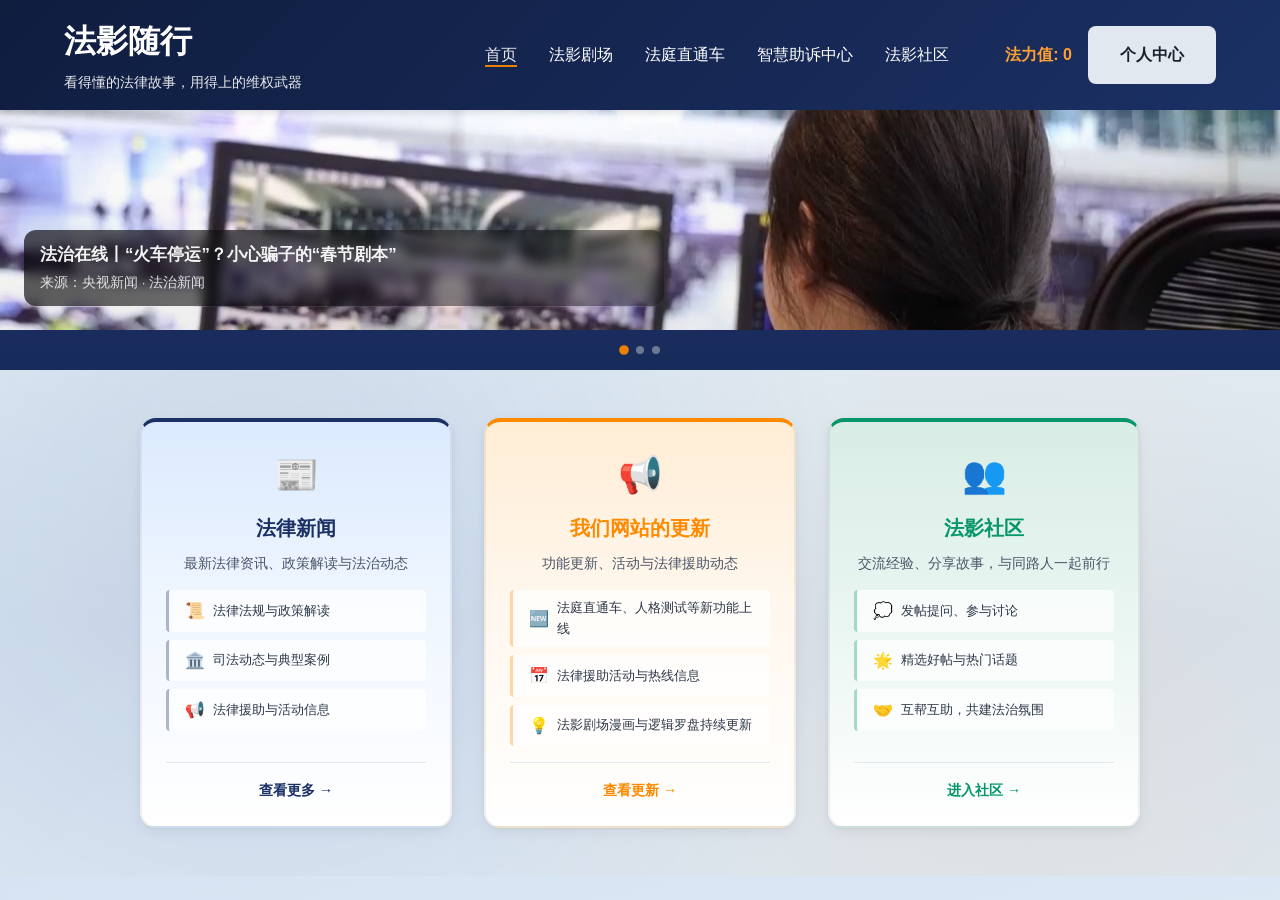
<file: index.html>
<!DOCTYPE html>
<html lang="zh-CN">
<head>
    <meta charset="UTF-8">
    <meta name="viewport" content="width=device-width, initial-scale=1.0">
    <title>法影随行 - 看得懂的法律故事，用得上的维权武器</title>
    <link rel="stylesheet" href="styles/main.css?v=3">
    <link rel="stylesheet" href="styles/components.css?v=3">
</head>
<body>
    <!-- 导航栏 -->
    <nav class="navbar">
        <div class="container">
            <div class="nav-brand">
                <a href="index.html" style="text-decoration: none; color: inherit;">
                    <h1>法影随行</h1>
                    <span class="slogan">看得懂的法律故事，用得上的维权武器</span>
                </a>
            </div>
            <ul class="nav-menu">
                <li><a href="index.html" class="nav-link active">首页</a></li>
                <li><a href="theater.html" class="nav-link">法影剧场</a></li>
                <li><a href="simulator.html" class="nav-link">法庭直通车</a></li>
                <li><a href="toolbox.html" class="nav-link">智慧助诉中心</a></li>
                <li><a href="community.html" class="nav-link">法影社区</a></li>
                <li class="user-info">
                    <span class="points">法力值: <span id="userPoints">0</span></span>
                    <a href="#profile" class="btn-secondary" id="profileLink">个人中心</a>
                </li>
            </ul>
            <button class="mobile-menu-toggle" id="mobileMenuToggle">
                <span></span>
                <span></span>
                <span></span>
            </button>
        </div>
    </nav>

    <!-- 顶部轮播图区域（占位，可后续替换为真实图片） -->
    <section class="home-carousel-wrap">
        <div class="home-carousel">
            <div class="home-carousel-track">
                <div class="home-carousel-slide home-carousel-slide-image" style="background-image: url('图片/滚动1.jpg');">
                    <a href="https://news.cctv.com/2026/02/10/ARTI50plm5gChjJ2NhRgCHBF260210.shtml?spm=C94212.PZd4MuV7QTb5.Euuu2IJOvZIL.24" class="home-carousel-slide-link" target="_blank" rel="noopener noreferrer">
                        <div class="home-carousel-caption">
                            <div class="home-carousel-caption-title">法治在线丨“火车停运”？小心骗子的“春节剧本”</div>
                            <div class="home-carousel-caption-meta">来源：央视新闻 · 法治新闻</div>
                        </div>
                    </a>
                </div>
                <div class="home-carousel-slide home-carousel-slide-image" style="background-image: url('图片/滚动2.png');">
                    <a href="https://www.thepaper.cn/newsDetail_forward_32541822" class="home-carousel-slide-link" target="_blank" rel="noopener noreferrer">
                        <div class="home-carousel-caption">
                            <div class="home-carousel-caption-title">北京高院：涉欠薪案件呈现“隐蔽式”多发、规避执行等现象</div>
                            <div class="home-carousel-caption-meta">来源：澎湃新闻 · 法治中国</div>
                        </div>
                    </a>
                </div>
                <div class="home-carousel-slide home-carousel-slide-image" style="background-image: url('图片/滚动3.png');">
                    <a href="https://www.thepaper.cn/newsDetail_forward_32565540" class="home-carousel-slide-link" target="_blank" rel="noopener noreferrer">
                        <div class="home-carousel-caption">
                            <div class="home-carousel-caption-title">最高检回应社区团购维权难：平台不是法外之地</div>
                            <div class="home-carousel-caption-meta">来源：澎湃新闻 · 法治中国</div>
                        </div>
                    </a>
                </div>
            </div>
        </div>
        <div class="home-carousel-dots" id="carouselDots" aria-hidden="true"></div>
    </section>

    <!-- 三大核心板块 -->
    <section class="section main-sections">
        <div class="container">
            <div class="main-sections-grid">
                <!-- 法律新闻 -->
                <a href="legal-aid.html" class="main-section-card news-card-large">
                    <div class="section-card-icon">📰</div>
                    <h2 class="section-card-title">法律新闻</h2>
                    <p class="section-card-desc">最新法律资讯、政策解读与法治动态</p>
                    <div class="section-card-preview">
                        <div class="preview-item">
                            <span class="preview-icon">📜</span>
                            <span class="preview-text">法律法规与政策解读</span>
                        </div>
                        <div class="preview-item">
                            <span class="preview-icon">🏛️</span>
                            <span class="preview-text">司法动态与典型案例</span>
                        </div>
                        <div class="preview-item">
                            <span class="preview-icon">📢</span>
                            <span class="preview-text">法律援助与活动信息</span>
                        </div>
                    </div>
                    <div class="section-card-footer">
                        <span>查看更多 →</span>
                    </div>
                </a>

                <!-- 我们网站的更新 -->
                <a href="legal-aid.html" class="main-section-card updates-card-large">
                    <div class="section-card-icon">📢</div>
                    <h2 class="section-card-title">我们网站的更新</h2>
                    <p class="section-card-desc">功能更新、活动与法律援助动态</p>
                    <div class="section-card-preview">
                        <div class="preview-item">
                            <span class="preview-icon">🆕</span>
                            <span class="preview-text">法庭直通车、人格测试等新功能上线</span>
                        </div>
                        <div class="preview-item">
                            <span class="preview-icon">📅</span>
                            <span class="preview-text">法律援助活动与热线信息</span>
                        </div>
                        <div class="preview-item">
                            <span class="preview-icon">💡</span>
                            <span class="preview-text">法影剧场漫画与逻辑罗盘持续更新</span>
                        </div>
                    </div>
                    <div class="section-card-footer">
                        <span>查看更新 →</span>
                    </div>
                </a>

                <!-- 跳转到社区 -->
                <a href="community.html" class="main-section-card community-card-large">
                    <div class="section-card-icon">👥</div>
                    <h2 class="section-card-title">法影社区</h2>
                    <p class="section-card-desc">交流经验、分享故事，与同路人一起前行</p>
                    <div class="section-card-preview">
                        <div class="preview-item">
                            <span class="preview-icon">💭</span>
                            <span class="preview-text">发帖提问、参与讨论</span>
                        </div>
                        <div class="preview-item">
                            <span class="preview-icon">🌟</span>
                            <span class="preview-text">精选好帖与热门话题</span>
                        </div>
                        <div class="preview-item">
                            <span class="preview-icon">🤝</span>
                            <span class="preview-text">互帮互助，共建法治氛围</span>
                        </div>
                    </div>
                    <div class="section-card-footer">
                        <span>进入社区 →</span>
                    </div>
                </a>
            </div>
        </div>
    </section>
    

    <!-- 个人中心模态框 -->
    <div id="profileModal" class="modal">
        <div class="modal-content">
            <span class="modal-close">&times;</span>
            <h2>个人中心</h2>
            <div class="profile-info">
                <div class="profile-stats">
                    <div class="stat-item">
                        <span class="stat-value" id="totalPoints">0</span>
                        <span class="stat-label">总法力值</span>
                    </div>
                    <div class="stat-item">
                        <span class="stat-value" id="comicsRead">0</span>
                        <span class="stat-label">已读漫画</span>
                    </div>
                    <div class="stat-item">
                        <span class="stat-value" id="simulationsDone">0</span>
                        <span class="stat-label">完成模拟</span>
                    </div>
                </div>
                <div class="profile-points-intro">
                    <h3>获取法力值</h3>
                    <ul class="points-intro-list">
                        <li>📖 阅读漫画 +10</li>
                        <li>🎮 完成模拟 +20</li>
                        <li>🃏 答对题目 +5</li>
                        <li>📅 每日签到 +15</li>
                    </ul>
                </div>
                <div class="profile-exchange-section">
                    <h3>积分兑换</h3>
                    <p class="profile-exchange-desc">用法力值兑换免费问答或折扣券</p>
                    <button type="button" class="btn-primary" id="openExchangeBtn">积分兑换 / 兑换折扣</button>
                </div>
                <div class="volunteer-section-profile">
                    <h3>志愿者认证</h3>
                    <div id="volunteerStatus"></div>
                </div>
                <div class="profile-actions">
                    <button class="btn-primary" id="checkInBtn">每日签到</button>
                    <button class="btn-secondary" id="volunteerBtn">申请志愿者认证</button>
                    <a href="community.html" class="btn-secondary">法影社区</a>
                </div>
            </div>
        </div>
    </div>

    <!-- 志愿者认证模态框 -->
    <div id="volunteerModal" class="modal">
        <div class="modal-content modal-large">
            <span class="modal-close">&times;</span>
            <div id="volunteerModalContent">
                <h2>志愿者认证申请</h2>
                <p class="section-subtitle">加入我们，用专业知识帮助更多人</p>
                <div class="volunteer-benefits">
                    <div class="benefit-card">
                        <div class="benefit-icon">⏱️</div>
                        <h3>志愿服务时长认证</h3>
                        <p>获得官方认证的志愿服务时长，可用于评优、保研等</p>
                    </div>
                    <div class="benefit-card">
                        <div class="benefit-icon">💼</div>
                        <h3>实战经验积累</h3>
                        <p>通过审核法律文书，积累真实案例处理经验</p>
                    </div>
                    <div class="benefit-card">
                        <div class="benefit-icon">🎓</div>
                        <h3>专业能力提升</h3>
                        <p>接触各类法律问题，提升专业能力和法律素养</p>
                    </div>
                </div>
                <form id="certificationForm">
                    <div class="form-group">
                        <label for="name">姓名</label>
                        <input type="text" id="name" name="name" required>
                    </div>
                    <div class="form-group">
                        <label for="school">学校</label>
                        <input type="text" id="school" name="school" required>
                    </div>
                    <div class="form-group">
                        <label for="major">专业</label>
                        <input type="text" id="major" name="major" placeholder="如：法学、法律硕士等" required>
                    </div>
                    <div class="form-group">
                        <label for="grade">年级</label>
                        <select id="grade" name="grade" required>
                            <option value="">请选择</option>
                            <option value="本科一年级">本科一年级</option>
                            <option value="本科二年级">本科二年级</option>
                            <option value="本科三年级">本科三年级</option>
                            <option value="本科四年级">本科四年级</option>
                            <option value="研究生一年级">研究生一年级</option>
                            <option value="研究生二年级">研究生二年级</option>
                            <option value="研究生三年级">研究生三年级</option>
                        </select>
                    </div>
                    <div class="form-group">
                        <label for="studentId">学号</label>
                        <input type="text" id="studentId" name="studentId" required>
                    </div>
                    <div class="form-group">
                        <label for="idCard">身份证号</label>
                        <input type="text" id="idCard" name="idCard" pattern="[0-9Xx]{18}" required>
                    </div>
                    <div class="form-group">
                        <label for="phone">联系电话</label>
                        <input type="tel" id="phone" name="phone" pattern="[0-9]{11}" required>
                    </div>
                    <div class="form-group">
                        <label for="experience">法律相关经验（选填）</label>
                        <textarea id="experience" name="experience" rows="4" placeholder="如：实习经历、参与的法律援助活动等"></textarea>
                    </div>
                    <div class="form-group checkbox-group">
                        <label>
                            <input type="checkbox" id="agreeTerms" required>
                            我已阅读并同意《志愿者服务协议》
                        </label>
                    </div>
                    <div class="form-actions">
                        <button type="button" class="btn-secondary" onclick="document.getElementById('volunteerModal').style.display='none'">取消</button>
                        <button type="submit" class="btn-primary">提交认证申请</button>
                    </div>
                </form>
            </div>
        </div>
    </div>

    <!-- 脚本 -->
    <script src="scripts/nav.js"></script>
    <script src="scripts/user.js"></script>
    <script src="scripts/home.js"></script>
</body>
</html>
</file>
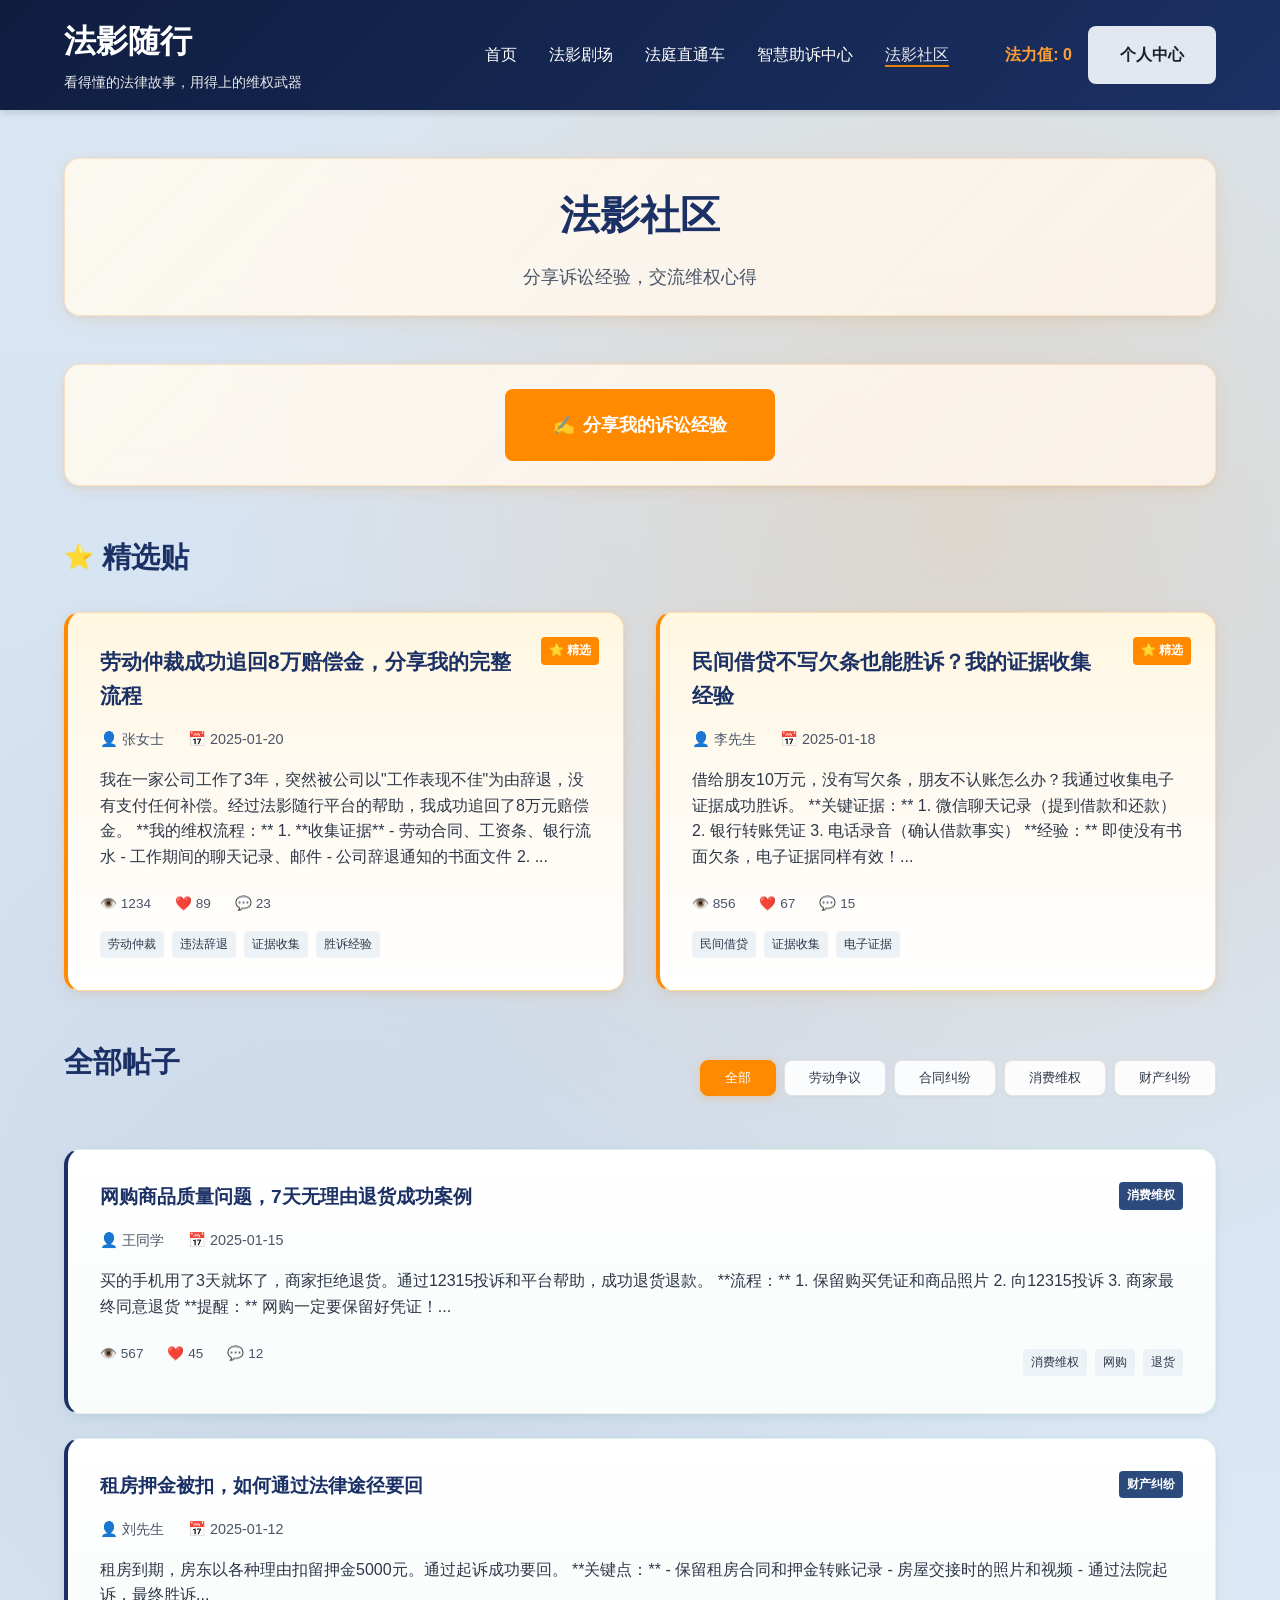
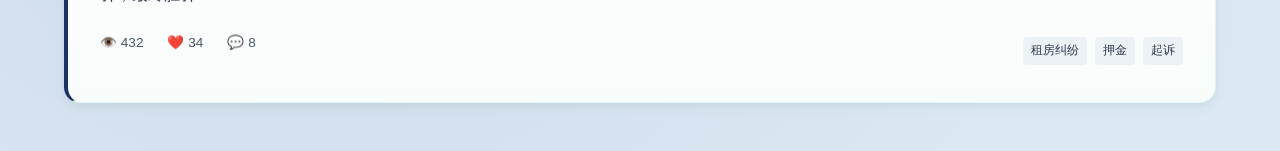
<file: community.html>
<!DOCTYPE html>
<html lang="zh-CN">
<head>
    <meta charset="UTF-8">
    <meta name="viewport" content="width=device-width, initial-scale=1.0">
    <title>法影社区 - 法影随行</title>
    <link rel="stylesheet" href="styles/main.css?v=3">
    <link rel="stylesheet" href="styles/components.css?v=8">
</head>
<body>
    <!-- 导航栏 -->
    <nav class="navbar">
        <div class="container">
            <div class="nav-brand">
                <a href="index.html" style="text-decoration: none; color: inherit;">
                    <h1>法影随行</h1>
                    <span class="slogan">看得懂的法律故事，用得上的维权武器</span>
                </a>
            </div>
            <ul class="nav-menu">
                <li><a href="index.html" class="nav-link">首页</a></li>
                <li><a href="theater.html" class="nav-link">法影剧场</a></li>
                <li><a href="simulator.html" class="nav-link">法庭直通车</a></li>
                <li><a href="toolbox.html" class="nav-link">智慧助诉中心</a></li>
                <li><a href="community.html" class="nav-link active">法影社区</a></li>
                <li class="user-info">
                    <span class="points">法力值: <span id="userPoints">0</span></span>
                    <a href="#profile" class="btn-secondary" id="profileLink">个人中心</a>
                </li>
            </ul>
            <button class="mobile-menu-toggle" id="mobileMenuToggle">
                <span></span>
                <span></span>
                <span></span>
            </button>
        </div>
    </nav>

    <!-- 法影社区 -->
    <section class="section community-section">
        <div class="container">
            <div class="section-header">
                <h2 class="section-title">法影社区</h2>
                <p class="section-subtitle">分享诉讼经验，交流维权心得</p>
            </div>

            <!-- 发帖按钮 -->
            <div class="post-action-bar">
                <button class="btn-primary" id="createPostBtn">
                    <span>✍️</span>
                    <span>分享我的诉讼经验</span>
                </button>
            </div>

            <!-- 精选贴展示 -->
            <div class="featured-posts-section">
                <h3 class="subsection-title">
                    <span class="title-icon">⭐</span>
                    精选贴
                </h3>
                <div class="featured-posts-grid" id="featuredPosts">
                    <!-- 精选贴将通过JS动态生成 -->
                </div>
            </div>

            <!-- 全部帖子 -->
            <div class="all-posts-section">
                <div class="posts-header">
                    <h3 class="subsection-title">全部帖子</h3>
                    <div class="posts-filters">
                        <button class="filter-btn active" data-filter="all">全部</button>
                        <button class="filter-btn" data-filter="labor">劳动争议</button>
                        <button class="filter-btn" data-filter="contract">合同纠纷</button>
                        <button class="filter-btn" data-filter="consumer">消费维权</button>
                        <button class="filter-btn" data-filter="property">财产纠纷</button>
                    </div>
                </div>
                <div class="posts-list" id="postsList">
                    <!-- 帖子列表将通过JS动态生成 -->
                </div>
            </div>
        </div>
    </section>

    <!-- 发帖模态框 -->
    <div id="createPostModal" class="modal">
        <div class="modal-content modal-large">
            <span class="modal-close">&times;</span>
            <h2>分享诉讼经验</h2>
            <form id="postForm">
                <div class="form-group">
                    <label for="postTitle">标题 *</label>
                    <input type="text" id="postTitle" name="title" placeholder="请输入标题..." required>
                </div>
                <div class="form-group">
                    <label for="postCategory">分类 *</label>
                    <select id="postCategory" name="category" required>
                        <option value="">请选择分类</option>
                        <option value="labor">劳动争议</option>
                        <option value="contract">合同纠纷</option>
                        <option value="consumer">消费维权</option>
                        <option value="property">财产纠纷</option>
                        <option value="other">其他</option>
                    </select>
                </div>
                <div class="form-group">
                    <label for="postContent">内容 *</label>
                    <textarea id="postContent" name="content" rows="10" placeholder="请详细描述您的诉讼经历、遇到的问题、解决过程和经验总结..." required></textarea>
                </div>
                <div class="form-group">
                    <label for="postTags">标签（可选，用逗号分隔）</label>
                    <input type="text" id="postTags" name="tags" placeholder="如：劳动仲裁、证据收集、胜诉经验">
                </div>
                <div class="form-actions">
                    <button type="button" class="btn-secondary" id="cancelPostBtn">取消</button>
                    <button type="submit" class="btn-primary">发布</button>
                </div>
            </form>
        </div>
    </div>

    <!-- 帖子详情模态框 -->
    <div id="postDetailModal" class="modal">
        <div class="modal-content modal-large">
            <span class="modal-close">&times;</span>
            <div id="postDetailContent">
                <!-- 帖子详情将通过JS动态生成 -->
            </div>
        </div>
    </div>

    <!-- 个人中心模态框 -->
    <div id="profileModal" class="modal">
        <div class="modal-content">
            <span class="modal-close">&times;</span>
            <h2>个人中心</h2>
            <div class="profile-info">
                <div class="profile-stats">
                    <div class="stat-item">
                        <span class="stat-value" id="totalPoints">0</span>
                        <span class="stat-label">总法力值</span>
                    </div>
                    <div class="stat-item">
                        <span class="stat-value" id="comicsRead">0</span>
                        <span class="stat-label">已读漫画</span>
                    </div>
                    <div class="stat-item">
                        <span class="stat-value" id="simulationsDone">0</span>
                        <span class="stat-label">完成模拟</span>
                    </div>
                </div>
                <div class="profile-points-intro">
                    <h3>获取法力值</h3>
                    <ul class="points-intro-list">
                        <li>📖 阅读漫画 +10</li>
                        <li>🎮 完成模拟 +20</li>
                        <li>🃏 答对题目 +5</li>
                        <li>📅 每日签到 +15</li>
                    </ul>
                </div>
                <div class="profile-exchange-section">
                    <h3>积分兑换</h3>
                    <p class="profile-exchange-desc">用法力值兑换免费问答或折扣券</p>
                    <button type="button" class="btn-primary" id="openExchangeBtn">积分兑换 / 兑换折扣</button>
                </div>
                <div class="volunteer-section-profile">
                    <h3>志愿者认证</h3>
                    <div id="volunteerStatus"></div>
                </div>
                <div class="profile-actions">
                    <button class="btn-primary" id="checkInBtn">每日签到</button>
                    <button class="btn-secondary" id="volunteerBtn">申请志愿者认证</button>
                </div>
            </div>
        </div>
    </div>

    <!-- 志愿者认证模态框 -->
    <div id="volunteerModal" class="modal">
        <div class="modal-content modal-large">
            <span class="modal-close">&times;</span>
            <div id="volunteerModalContent">
                <h2>志愿者认证申请</h2>
                <p class="section-subtitle">加入我们，用专业知识帮助更多人</p>
                <div class="volunteer-benefits">
                    <div class="benefit-card">
                        <div class="benefit-icon">⏱️</div>
                        <h3>志愿服务时长认证</h3>
                        <p>获得官方认证的志愿服务时长，可用于评优、保研等</p>
                    </div>
                    <div class="benefit-card">
                        <div class="benefit-icon">💼</div>
                        <h3>实战经验积累</h3>
                        <p>通过审核法律文书，积累真实案例处理经验</p>
                    </div>
                    <div class="benefit-card">
                        <div class="benefit-icon">🎓</div>
                        <h3>专业能力提升</h3>
                        <p>接触各类法律问题，提升专业能力和法律素养</p>
                    </div>
                </div>
                <form id="certificationForm">
                    <div class="form-group">
                        <label for="name">姓名</label>
                        <input type="text" id="name" name="name" required>
                    </div>
                    <div class="form-group">
                        <label for="school">学校</label>
                        <input type="text" id="school" name="school" required>
                    </div>
                    <div class="form-group">
                        <label for="major">专业</label>
                        <input type="text" id="major" name="major" placeholder="如：法学、法律硕士等" required>
                    </div>
                    <div class="form-group">
                        <label for="grade">年级</label>
                        <select id="grade" name="grade" required>
                            <option value="">请选择</option>
                            <option value="本科一年级">本科一年级</option>
                            <option value="本科二年级">本科二年级</option>
                            <option value="本科三年级">本科三年级</option>
                            <option value="本科四年级">本科四年级</option>
                            <option value="研究生一年级">研究生一年级</option>
                            <option value="研究生二年级">研究生二年级</option>
                            <option value="研究生三年级">研究生三年级</option>
                        </select>
                    </div>
                    <div class="form-group">
                        <label for="studentId">学号</label>
                        <input type="text" id="studentId" name="studentId" required>
                    </div>
                    <div class="form-group">
                        <label for="idCard">身份证号</label>
                        <input type="text" id="idCard" name="idCard" pattern="[0-9Xx]{18}" required>
                    </div>
                    <div class="form-group">
                        <label for="phone">联系电话</label>
                        <input type="tel" id="phone" name="phone" pattern="[0-9]{11}" required>
                    </div>
                    <div class="form-group">
                        <label for="experience">法律相关经验（选填）</label>
                        <textarea id="experience" name="experience" rows="4" placeholder="如：实习经历、参与的法律援助活动等"></textarea>
                    </div>
                    <div class="form-group checkbox-group">
                        <label>
                            <input type="checkbox" id="agreeTerms" required>
                            我已阅读并同意《志愿者服务协议》
                        </label>
                    </div>
                    <div class="form-actions">
                        <button type="button" class="btn-secondary" onclick="document.getElementById('volunteerModal').style.display='none'">取消</button>
                        <button type="submit" class="btn-primary">提交认证申请</button>
                    </div>
                </form>
            </div>
        </div>
    </div>
            </div>
        </div>
    </div>

    <!-- 志愿者模块（折叠） -->
    <section id="volunteer" class="section volunteer-section" style="display: none;">
        <div class="container">
            <!-- 志愿者内容保持原有功能 -->
            <div id="unverifiedContent" class="volunteer-content">
                <div class="section-header">
                    <h2 class="section-title">成为志愿者</h2>
                    <p class="section-subtitle">加入我们，用专业知识帮助更多人</p>
                </div>
                <!-- 志愿者表单等内容 -->
            </div>
        </div>
    </section>

    <!-- 脚本 -->
    <script src="scripts/nav.js"></script>
    <script src="scripts/user.js"></script>
    <script src="scripts/community.js"></script>
</body>
</html>
</file>
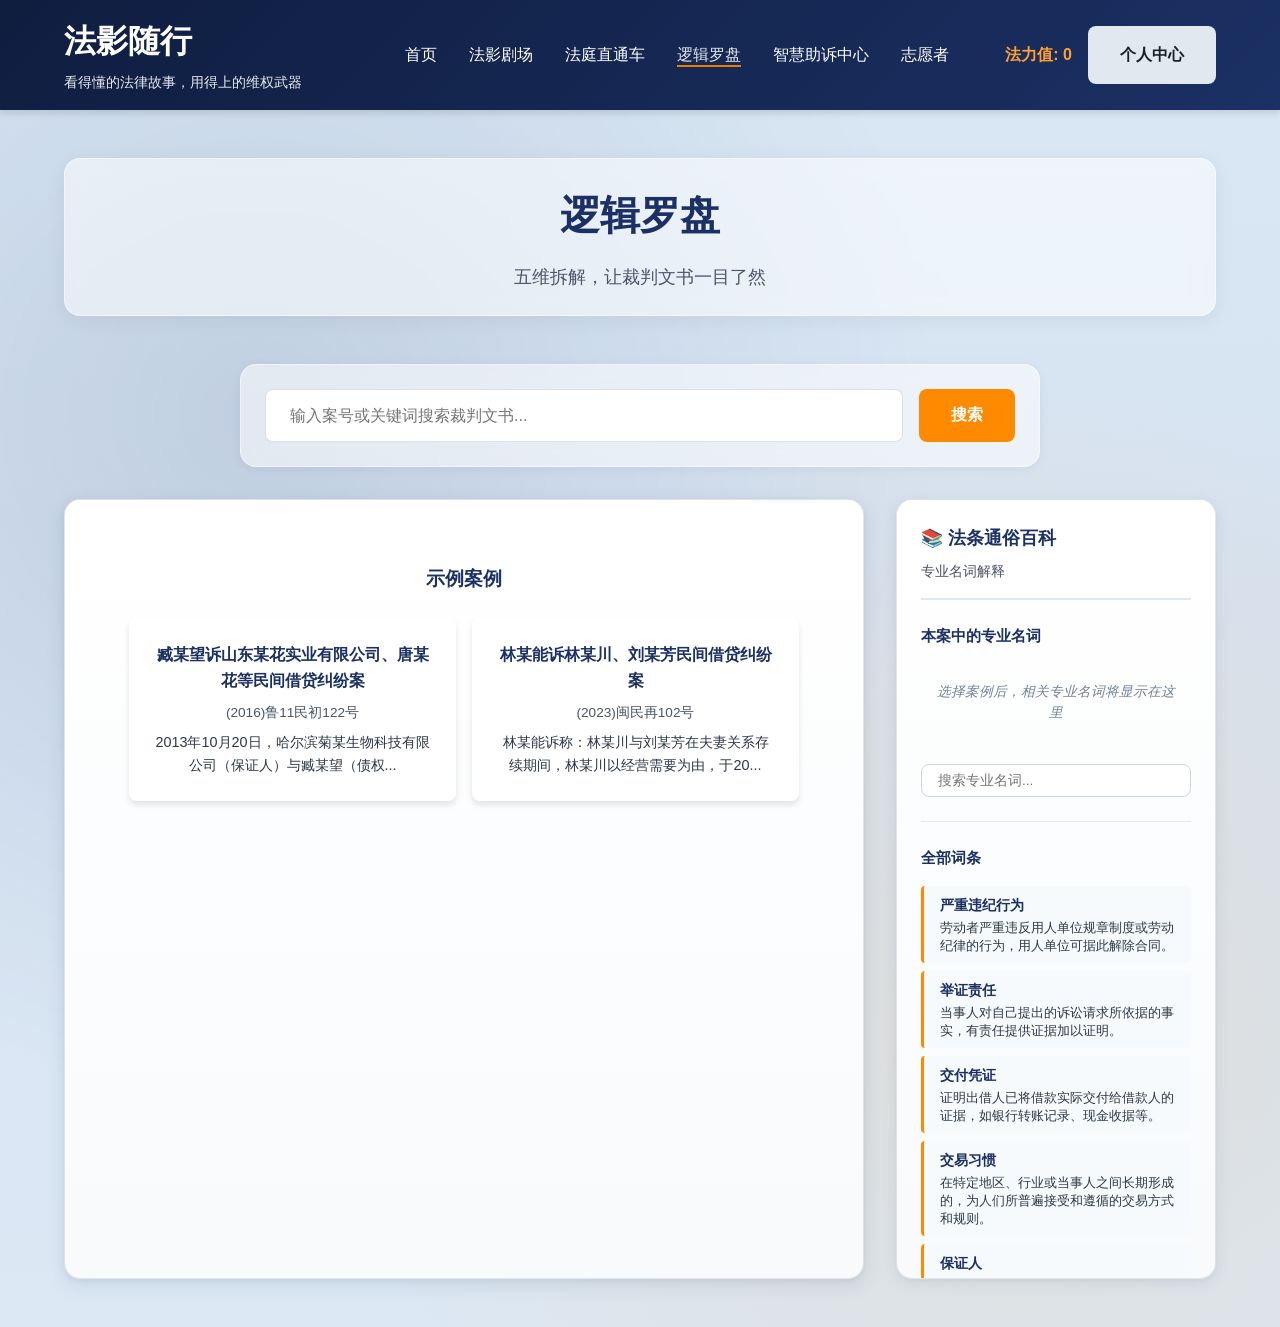
<file: compass.html>
<!DOCTYPE html>
<html lang="zh-CN">
<head>
    <meta charset="UTF-8">
    <meta name="viewport" content="width=device-width, initial-scale=1.0">
    <title>逻辑罗盘 - 法影随行</title>
    <link rel="stylesheet" href="styles/main.css?v=3">
    <link rel="stylesheet" href="styles/components.css?v=3">
</head>
<body>
    <!-- 导航栏 -->
    <nav class="navbar">
        <div class="container">
            <div class="nav-brand">
                <a href="index.html" style="text-decoration: none; color: inherit;">
                    <h1>法影随行</h1>
                    <span class="slogan">看得懂的法律故事，用得上的维权武器</span>
                </a>
            </div>
            <ul class="nav-menu">
                <li><a href="index.html" class="nav-link">首页</a></li>
                <li><a href="theater.html" class="nav-link">法影剧场</a></li>
                <li><a href="simulator.html" class="nav-link">法庭直通车</a></li>
                <li><a href="compass.html" class="nav-link active">逻辑罗盘</a></li>
                <li><a href="toolbox.html" class="nav-link">智慧助诉中心</a></li>
                <li><a href="volunteer.html" class="nav-link">志愿者</a></li>
                <li class="user-info">
                    <span class="points">法力值: <span id="userPoints">0</span></span>
                    <a href="#profile" class="btn-secondary" id="profileLink">个人中心</a>
                </li>
            </ul>
            <button class="mobile-menu-toggle" id="mobileMenuToggle">
                <span></span>
                <span></span>
                <span></span>
            </button>
        </div>
    </nav>

    <!-- 逻辑罗盘 -->
    <section class="section compass-section">
        <div class="container">
            <div class="section-header">
                <h2 class="section-title">逻辑罗盘</h2>
                <p class="section-subtitle">五维拆解，让裁判文书一目了然</p>
            </div>
            <div class="compass-search">
                <input type="text" id="documentSearch" placeholder="输入案号或关键词搜索裁判文书..." class="search-input">
                <button class="btn-primary" id="searchBtn">搜索</button>
            </div>
            <div class="compass-content-wrapper">
                <div class="compass-demo" id="compassDemo">
                    <div class="demo-placeholder">
                        <p>🔍 搜索或选择一个示例案例开始分析</p>
                    </div>
                </div>
                <div class="legal-glossary-sidebar" id="legalGlossarySidebar">
                    <div class="glossary-header">
                        <h3>📚 法条通俗百科</h3>
                        <p class="glossary-subtitle">专业名词解释</p>
                    </div>
                    <div class="glossary-current-case" id="glossaryCurrentCase">
                        <h4>本案中的专业名词</h4>
                        <div class="glossary-terms-list" id="glossaryTermsList">
                            <p class="glossary-empty">选择案例后，相关专业名词将显示在这里</p>
                        </div>
                    </div>
                    <div class="glossary-search">
                        <input type="text" id="glossarySearch" placeholder="搜索专业名词..." class="glossary-search-input">
                    </div>
                    <div class="glossary-all-terms" id="glossaryAllTerms">
                        <h4>全部词条</h4>
                        <div class="glossary-terms-list" id="glossaryAllTermsList"></div>
                    </div>
                </div>
            </div>
        </div>
    </section>

    <!-- 个人中心模态框 -->
    <div id="profileModal" class="modal">
        <div class="modal-content">
            <span class="modal-close">&times;</span>
            <h2>个人中心</h2>
            <div class="profile-info">
                <div class="profile-stats">
                    <div class="stat-item">
                        <span class="stat-value" id="totalPoints">0</span>
                        <span class="stat-label">总法力值</span>
                    </div>
                    <div class="stat-item">
                        <span class="stat-value" id="comicsRead">0</span>
                        <span class="stat-label">已读漫画</span>
                    </div>
                    <div class="stat-item">
                        <span class="stat-value" id="simulationsDone">0</span>
                        <span class="stat-label">完成模拟</span>
                    </div>
                </div>
                <div class="profile-actions">
                    <button class="btn-primary" id="checkInBtn">每日签到</button>
                    <a href="volunteer.html" class="btn-secondary">志愿者申请</a>
                </div>
            </div>
        </div>
    </div>

    <!-- 脚本 -->
    <script src="scripts/nav.js"></script>
    <script src="scripts/user.js"></script>
    <script src="scripts/compass.js"></script>
</body>
</html>
</file>
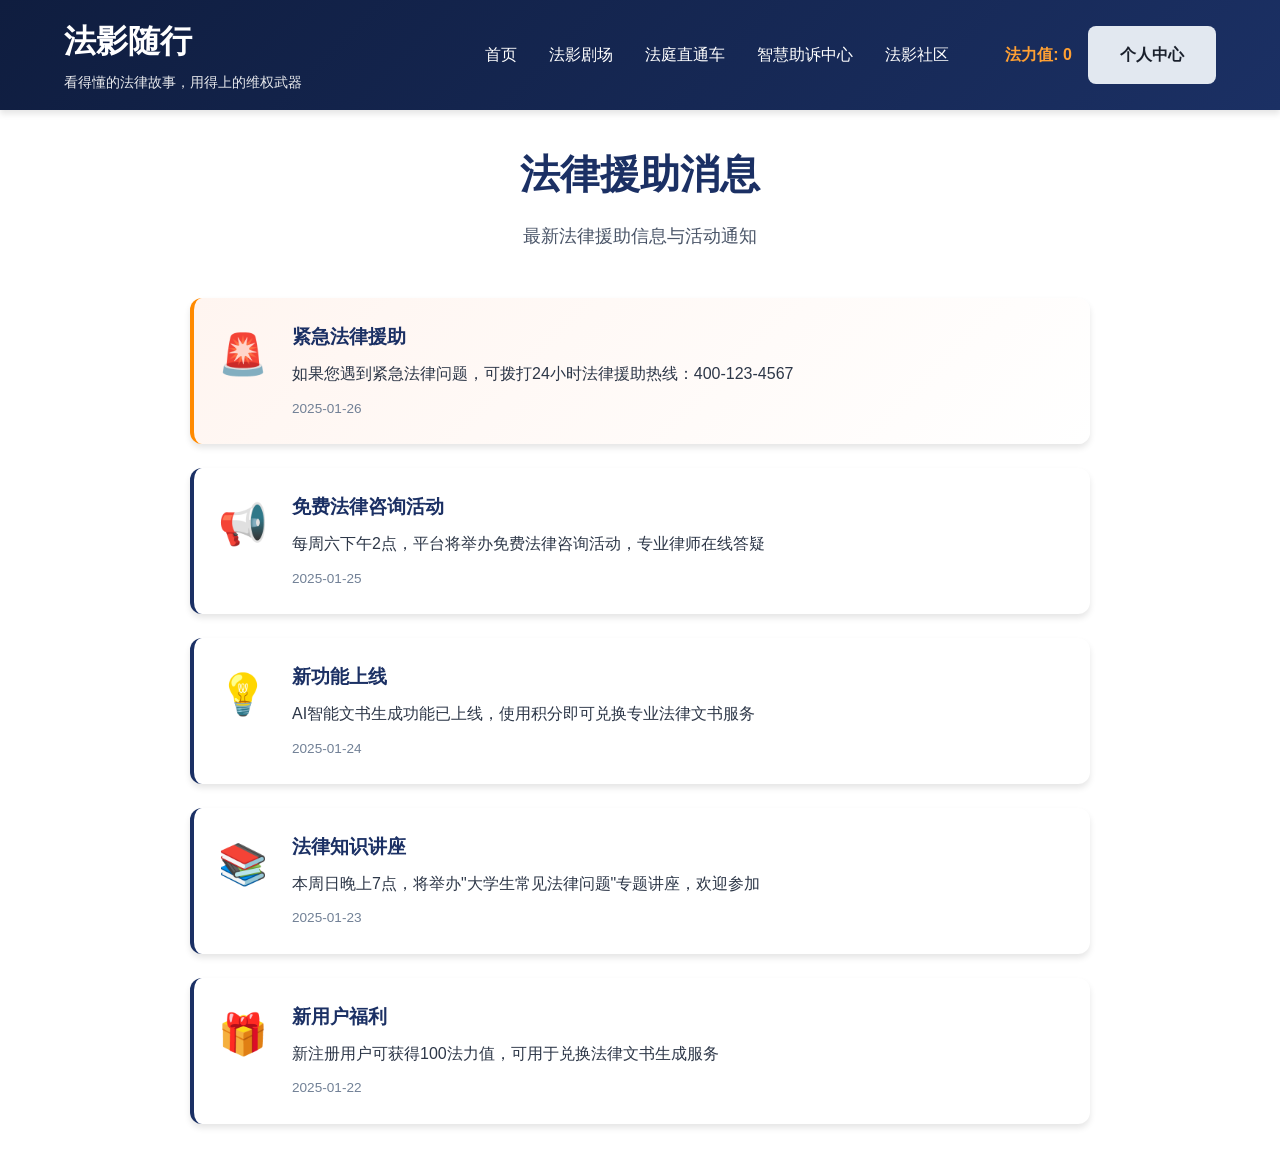
<file: legal-aid.html>
<!DOCTYPE html>
<html lang="zh-CN">
<head>
    <meta charset="UTF-8">
    <meta name="viewport" content="width=device-width, initial-scale=1.0">
    <title>法律援助消息 - 法影随行</title>
    <link rel="stylesheet" href="styles/main.css?v=3">
    <link rel="stylesheet" href="styles/components.css?v=3">
</head>
<body>
    <!-- 导航栏 -->
    <nav class="navbar">
        <div class="container">
            <div class="nav-brand">
                <a href="index.html" style="text-decoration: none; color: inherit;">
                    <h1>法影随行</h1>
                    <span class="slogan">看得懂的法律故事，用得上的维权武器</span>
                </a>
            </div>
            <ul class="nav-menu">
                <li><a href="index.html" class="nav-link">首页</a></li>
                <li><a href="theater.html" class="nav-link">法影剧场</a></li>
                <li><a href="simulator.html" class="nav-link">法庭直通车</a></li>
                <li><a href="toolbox.html" class="nav-link">智慧助诉中心</a></li>
                <li><a href="community.html" class="nav-link">法影社区</a></li>
                <li class="user-info">
                    <span class="points">法力值: <span id="userPoints">0</span></span>
                    <a href="#profile" class="btn-secondary" id="profileLink">个人中心</a>
                </li>
            </ul>
            <button class="mobile-menu-toggle" id="mobileMenuToggle">
                <span></span>
                <span></span>
                <span></span>
            </button>
        </div>
    </nav>

    <!-- 法律援助消息 -->
    <section class="section aid-section">
        <div class="container">
            <div class="section-header">
                <h2 class="section-title">法律援助消息</h2>
                <p class="section-subtitle">最新法律援助信息与活动通知</p>
            </div>
            <div class="aid-messages">
                <div class="aid-card urgent">
                    <div class="aid-icon">🚨</div>
                    <div class="aid-content">
                        <h3>紧急法律援助</h3>
                        <p>如果您遇到紧急法律问题，可拨打24小时法律援助热线：400-123-4567</p>
                        <span class="aid-time">2025-01-26</span>
                    </div>
                </div>
                <div class="aid-card">
                    <div class="aid-icon">📢</div>
                    <div class="aid-content">
                        <h3>免费法律咨询活动</h3>
                        <p>每周六下午2点，平台将举办免费法律咨询活动，专业律师在线答疑</p>
                        <span class="aid-time">2025-01-25</span>
                    </div>
                </div>
                <div class="aid-card">
                    <div class="aid-icon">💡</div>
                    <div class="aid-content">
                        <h3>新功能上线</h3>
                        <p>AI智能文书生成功能已上线，使用积分即可兑换专业法律文书服务</p>
                        <span class="aid-time">2025-01-24</span>
                    </div>
                </div>
                <div class="aid-card">
                    <div class="aid-icon">📚</div>
                    <div class="aid-content">
                        <h3>法律知识讲座</h3>
                        <p>本周日晚上7点，将举办"大学生常见法律问题"专题讲座，欢迎参加</p>
                        <span class="aid-time">2025-01-23</span>
                    </div>
                </div>
                <div class="aid-card">
                    <div class="aid-icon">🎁</div>
                    <div class="aid-content">
                        <h3>新用户福利</h3>
                        <p>新注册用户可获得100法力值，可用于兑换法律文书生成服务</p>
                        <span class="aid-time">2025-01-22</span>
                    </div>
                </div>
            </div>
        </div>
    </section>

    <!-- 个人中心模态框 -->
    <div id="profileModal" class="modal">
        <div class="modal-content">
            <span class="modal-close">&times;</span>
            <h2>个人中心</h2>
            <div class="profile-info">
                <div class="profile-stats">
                    <div class="stat-item">
                        <span class="stat-value" id="totalPoints">0</span>
                        <span class="stat-label">总法力值</span>
                    </div>
                    <div class="stat-item">
                        <span class="stat-value" id="comicsRead">0</span>
                        <span class="stat-label">已读漫画</span>
                    </div>
                    <div class="stat-item">
                        <span class="stat-value" id="simulationsDone">0</span>
                        <span class="stat-label">完成模拟</span>
                    </div>
                </div>
                <div class="profile-points-intro">
                    <h3>获取法力值</h3>
                    <ul class="points-intro-list">
                        <li>📖 阅读漫画 +10</li>
                        <li>🎮 完成模拟 +20</li>
                        <li>🃏 答对题目 +5</li>
                        <li>📅 每日签到 +15</li>
                    </ul>
                </div>
                <div class="profile-exchange-section">
                    <h3>积分兑换</h3>
                    <p class="profile-exchange-desc">用法力值兑换免费问答或折扣券</p>
                    <button type="button" class="btn-primary" id="openExchangeBtn">积分兑换 / 兑换折扣</button>
                </div>
                <div class="volunteer-section-profile">
                    <h3>志愿者认证</h3>
                    <div id="volunteerStatus"></div>
                </div>
                <div class="profile-actions">
                    <button class="btn-primary" id="checkInBtn">每日签到</button>
                    <button class="btn-secondary" id="volunteerBtn">申请志愿者认证</button>
                    <a href="community.html" class="btn-secondary">法影社区</a>
                </div>
            </div>
        </div>
    </div>

    <!-- 志愿者认证模态框 -->
    <div id="volunteerModal" class="modal">
        <div class="modal-content modal-large">
            <span class="modal-close">&times;</span>
            <div id="volunteerModalContent">
                <h2>志愿者认证申请</h2>
                <p class="section-subtitle">加入我们，用专业知识帮助更多人</p>
                <div class="volunteer-benefits">
                    <div class="benefit-card">
                        <div class="benefit-icon">⏱️</div>
                        <h3>志愿服务时长认证</h3>
                        <p>获得官方认证的志愿服务时长，可用于评优、保研等</p>
                    </div>
                    <div class="benefit-card">
                        <div class="benefit-icon">💼</div>
                        <h3>实战经验积累</h3>
                        <p>通过审核法律文书，积累真实案例处理经验</p>
                    </div>
                    <div class="benefit-card">
                        <div class="benefit-icon">🎓</div>
                        <h3>专业能力提升</h3>
                        <p>接触各类法律问题，提升专业能力和法律素养</p>
                    </div>
                </div>
                <form id="certificationForm">
                    <div class="form-group">
                        <label for="name">姓名</label>
                        <input type="text" id="name" name="name" required>
                    </div>
                    <div class="form-group">
                        <label for="school">学校</label>
                        <input type="text" id="school" name="school" required>
                    </div>
                    <div class="form-group">
                        <label for="major">专业</label>
                        <input type="text" id="major" name="major" placeholder="如：法学、法律硕士等" required>
                    </div>
                    <div class="form-group">
                        <label for="grade">年级</label>
                        <select id="grade" name="grade" required>
                            <option value="">请选择</option>
                            <option value="本科一年级">本科一年级</option>
                            <option value="本科二年级">本科二年级</option>
                            <option value="本科三年级">本科三年级</option>
                            <option value="本科四年级">本科四年级</option>
                            <option value="研究生一年级">研究生一年级</option>
                            <option value="研究生二年级">研究生二年级</option>
                            <option value="研究生三年级">研究生三年级</option>
                        </select>
                    </div>
                    <div class="form-group">
                        <label for="studentId">学号</label>
                        <input type="text" id="studentId" name="studentId" required>
                    </div>
                    <div class="form-group">
                        <label for="idCard">身份证号</label>
                        <input type="text" id="idCard" name="idCard" pattern="[0-9Xx]{18}" required>
                    </div>
                    <div class="form-group">
                        <label for="phone">联系电话</label>
                        <input type="tel" id="phone" name="phone" pattern="[0-9]{11}" required>
                    </div>
                    <div class="form-group">
                        <label for="experience">法律相关经验（选填）</label>
                        <textarea id="experience" name="experience" rows="4" placeholder="如：实习经历、参与的法律援助活动等"></textarea>
                    </div>
                    <div class="form-group checkbox-group">
                        <label>
                            <input type="checkbox" id="agreeTerms" required>
                            我已阅读并同意《志愿者服务协议》
                        </label>
                    </div>
                    <div class="form-actions">
                        <button type="button" class="btn-secondary" onclick="document.getElementById('volunteerModal').style.display='none'">取消</button>
                        <button type="submit" class="btn-primary">提交认证申请</button>
                    </div>
                </form>
            </div>
        </div>
    </div>
            </div>
        </div>
    </div>

    <!-- 脚本 -->
    <script src="scripts/nav.js"></script>
    <script src="scripts/user.js"></script>
</body>
</html>
</file>
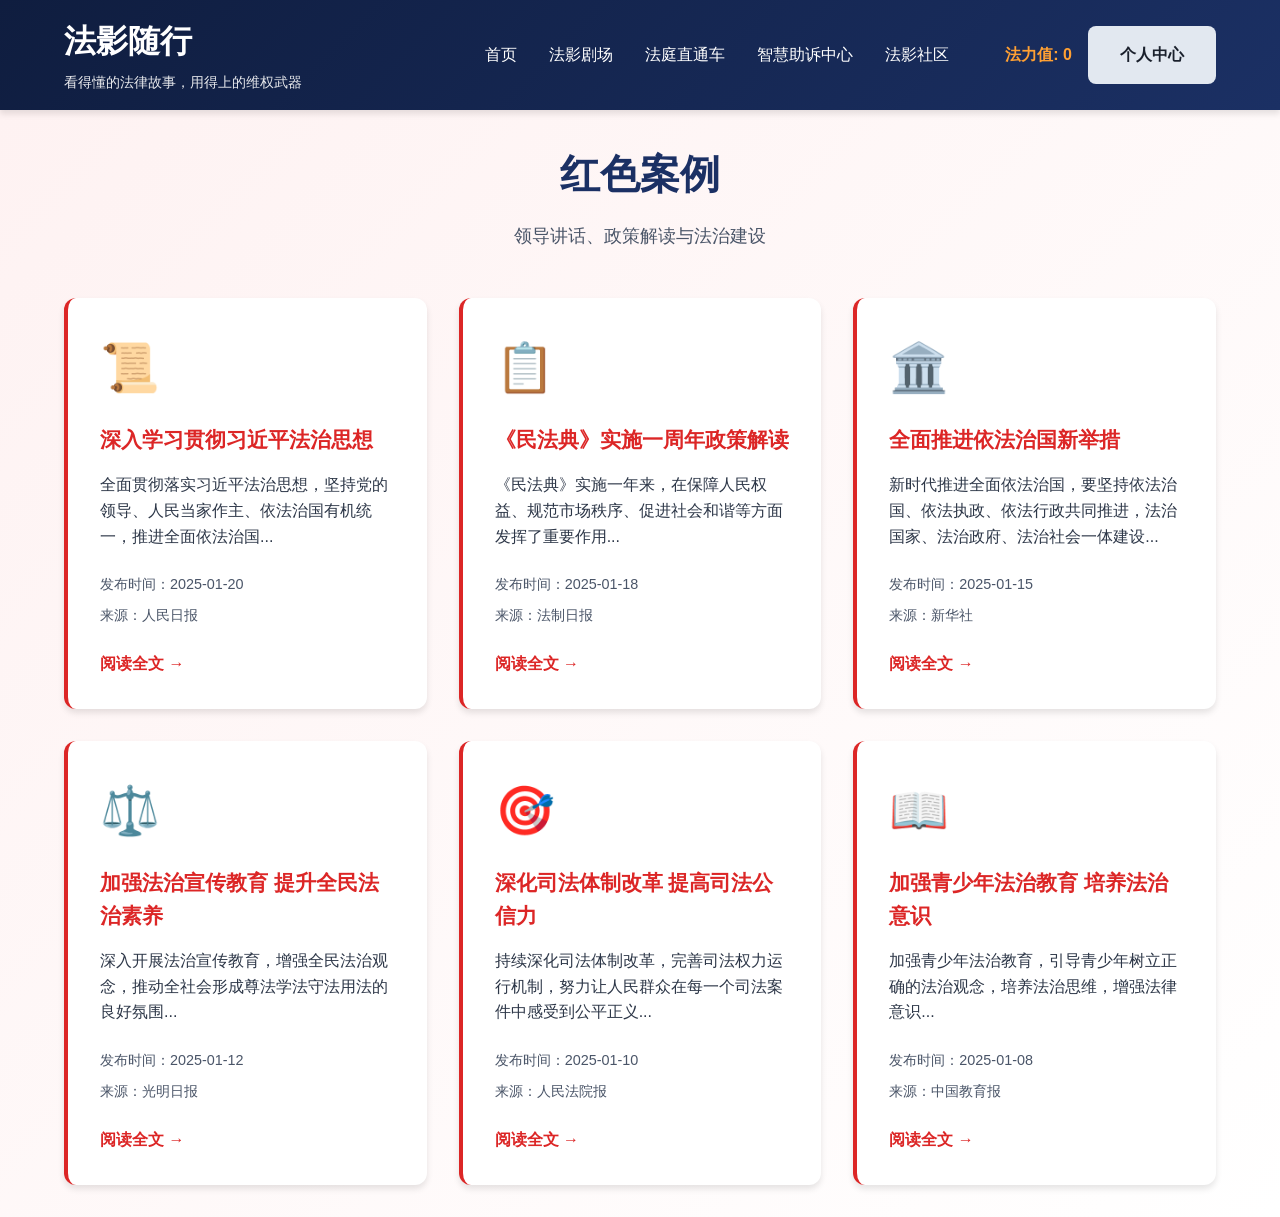
<file: red-cases.html>
<!DOCTYPE html>
<html lang="zh-CN">
<head>
    <meta charset="UTF-8">
    <meta name="viewport" content="width=device-width, initial-scale=1.0">
    <title>红色案例 - 法影随行</title>
    <link rel="stylesheet" href="styles/main.css?v=3">
    <link rel="stylesheet" href="styles/components.css?v=3">
</head>
<body>
    <!-- 导航栏 -->
    <nav class="navbar">
        <div class="container">
            <div class="nav-brand">
                <a href="index.html" style="text-decoration: none; color: inherit;">
                    <h1>法影随行</h1>
                    <span class="slogan">看得懂的法律故事，用得上的维权武器</span>
                </a>
            </div>
            <ul class="nav-menu">
                <li><a href="index.html" class="nav-link">首页</a></li>
                <li><a href="theater.html" class="nav-link">法影剧场</a></li>
                <li><a href="simulator.html" class="nav-link">法庭直通车</a></li>
                <li><a href="toolbox.html" class="nav-link">智慧助诉中心</a></li>
                <li><a href="community.html" class="nav-link">法影社区</a></li>
                <li class="user-info">
                    <span class="points">法力值: <span id="userPoints">0</span></span>
                    <a href="#profile" class="btn-secondary" id="profileLink">个人中心</a>
                </li>
            </ul>
            <button class="mobile-menu-toggle" id="mobileMenuToggle">
                <span></span>
                <span></span>
                <span></span>
            </button>
        </div>
    </nav>

    <!-- 红色案例 -->
    <section class="section red-section">
        <div class="container">
            <div class="section-header">
                <h2 class="section-title">红色案例</h2>
                <p class="section-subtitle">领导讲话、政策解读与法治建设</p>
            </div>
            <div class="red-grid">
                <div class="red-card">
                    <div class="red-icon">📜</div>
                    <h3>深入学习贯彻习近平法治思想</h3>
                    <p class="red-desc">全面贯彻落实习近平法治思想，坚持党的领导、人民当家作主、依法治国有机统一，推进全面依法治国...</p>
                    <div class="red-meta">
                        <span>发布时间：2025-01-20</span>
                        <span>来源：人民日报</span>
                    </div>
                    <a href="#" class="red-link">阅读全文 →</a>
                </div>
                <div class="red-card">
                    <div class="red-icon">📋</div>
                    <h3>《民法典》实施一周年政策解读</h3>
                    <p class="red-desc">《民法典》实施一年来，在保障人民权益、规范市场秩序、促进社会和谐等方面发挥了重要作用...</p>
                    <div class="red-meta">
                        <span>发布时间：2025-01-18</span>
                        <span>来源：法制日报</span>
                    </div>
                    <a href="#" class="red-link">阅读全文 →</a>
                </div>
                <div class="red-card">
                    <div class="red-icon">🏛️</div>
                    <h3>全面推进依法治国新举措</h3>
                    <p class="red-desc">新时代推进全面依法治国，要坚持依法治国、依法执政、依法行政共同推进，法治国家、法治政府、法治社会一体建设...</p>
                    <div class="red-meta">
                        <span>发布时间：2025-01-15</span>
                        <span>来源：新华社</span>
                    </div>
                    <a href="#" class="red-link">阅读全文 →</a>
                </div>
                <div class="red-card">
                    <div class="red-icon">⚖️</div>
                    <h3>加强法治宣传教育 提升全民法治素养</h3>
                    <p class="red-desc">深入开展法治宣传教育，增强全民法治观念，推动全社会形成尊法学法守法用法的良好氛围...</p>
                    <div class="red-meta">
                        <span>发布时间：2025-01-12</span>
                        <span>来源：光明日报</span>
                    </div>
                    <a href="#" class="red-link">阅读全文 →</a>
                </div>
                <div class="red-card">
                    <div class="red-icon">🎯</div>
                    <h3>深化司法体制改革 提高司法公信力</h3>
                    <p class="red-desc">持续深化司法体制改革，完善司法权力运行机制，努力让人民群众在每一个司法案件中感受到公平正义...</p>
                    <div class="red-meta">
                        <span>发布时间：2025-01-10</span>
                        <span>来源：人民法院报</span>
                    </div>
                    <a href="#" class="red-link">阅读全文 →</a>
                </div>
                <div class="red-card">
                    <div class="red-icon">📖</div>
                    <h3>加强青少年法治教育 培养法治意识</h3>
                    <p class="red-desc">加强青少年法治教育，引导青少年树立正确的法治观念，培养法治思维，增强法律意识...</p>
                    <div class="red-meta">
                        <span>发布时间：2025-01-08</span>
                        <span>来源：中国教育报</span>
                    </div>
                    <a href="#" class="red-link">阅读全文 →</a>
                </div>
            </div>
        </div>
    </section>

    <!-- 个人中心模态框 -->
    <div id="profileModal" class="modal">
        <div class="modal-content">
            <span class="modal-close">&times;</span>
            <h2>个人中心</h2>
            <div class="profile-info">
                <div class="profile-stats">
                    <div class="stat-item">
                        <span class="stat-value" id="totalPoints">0</span>
                        <span class="stat-label">总法力值</span>
                    </div>
                    <div class="stat-item">
                        <span class="stat-value" id="comicsRead">0</span>
                        <span class="stat-label">已读漫画</span>
                    </div>
                    <div class="stat-item">
                        <span class="stat-value" id="simulationsDone">0</span>
                        <span class="stat-label">完成模拟</span>
                    </div>
                </div>
                <div class="volunteer-section-profile">
                    <h3>志愿者认证</h3>
                    <div id="volunteerStatus"></div>
                </div>
                <div class="profile-actions">
                    <button class="btn-primary" id="checkInBtn">每日签到</button>
                    <button class="btn-secondary" id="volunteerBtn">申请志愿者认证</button>
                    <a href="community.html" class="btn-secondary">法影社区</a>
                </div>
            </div>
        </div>
    </div>

    <!-- 志愿者认证模态框 -->
    <div id="volunteerModal" class="modal">
        <div class="modal-content modal-large">
            <span class="modal-close">&times;</span>
            <div id="volunteerModalContent">
                <h2>志愿者认证申请</h2>
                <p class="section-subtitle">加入我们，用专业知识帮助更多人</p>
                <div class="volunteer-benefits">
                    <div class="benefit-card">
                        <div class="benefit-icon">⏱️</div>
                        <h3>志愿服务时长认证</h3>
                        <p>获得官方认证的志愿服务时长，可用于评优、保研等</p>
                    </div>
                    <div class="benefit-card">
                        <div class="benefit-icon">💼</div>
                        <h3>实战经验积累</h3>
                        <p>通过审核法律文书，积累真实案例处理经验</p>
                    </div>
                    <div class="benefit-card">
                        <div class="benefit-icon">🎓</div>
                        <h3>专业能力提升</h3>
                        <p>接触各类法律问题，提升专业能力和法律素养</p>
                    </div>
                </div>
                <form id="certificationForm">
                    <div class="form-group">
                        <label for="name">姓名</label>
                        <input type="text" id="name" name="name" required>
                    </div>
                    <div class="form-group">
                        <label for="school">学校</label>
                        <input type="text" id="school" name="school" required>
                    </div>
                    <div class="form-group">
                        <label for="major">专业</label>
                        <input type="text" id="major" name="major" placeholder="如：法学、法律硕士等" required>
                    </div>
                    <div class="form-group">
                        <label for="grade">年级</label>
                        <select id="grade" name="grade" required>
                            <option value="">请选择</option>
                            <option value="本科一年级">本科一年级</option>
                            <option value="本科二年级">本科二年级</option>
                            <option value="本科三年级">本科三年级</option>
                            <option value="本科四年级">本科四年级</option>
                            <option value="研究生一年级">研究生一年级</option>
                            <option value="研究生二年级">研究生二年级</option>
                            <option value="研究生三年级">研究生三年级</option>
                        </select>
                    </div>
                    <div class="form-group">
                        <label for="studentId">学号</label>
                        <input type="text" id="studentId" name="studentId" required>
                    </div>
                    <div class="form-group">
                        <label for="idCard">身份证号</label>
                        <input type="text" id="idCard" name="idCard" pattern="[0-9Xx]{18}" required>
                    </div>
                    <div class="form-group">
                        <label for="phone">联系电话</label>
                        <input type="tel" id="phone" name="phone" pattern="[0-9]{11}" required>
                    </div>
                    <div class="form-group">
                        <label for="experience">法律相关经验（选填）</label>
                        <textarea id="experience" name="experience" rows="4" placeholder="如：实习经历、参与的法律援助活动等"></textarea>
                    </div>
                    <div class="form-group checkbox-group">
                        <label>
                            <input type="checkbox" id="agreeTerms" required>
                            我已阅读并同意《志愿者服务协议》
                        </label>
                    </div>
                    <div class="form-actions">
                        <button type="button" class="btn-secondary" onclick="document.getElementById('volunteerModal').style.display='none'">取消</button>
                        <button type="submit" class="btn-primary">提交认证申请</button>
                    </div>
                </form>
            </div>
        </div>
    </div>
            </div>
        </div>
    </div>

    <!-- 脚本 -->
    <script src="scripts/nav.js"></script>
    <script src="scripts/user.js"></script>
</body>
</html>
</file>
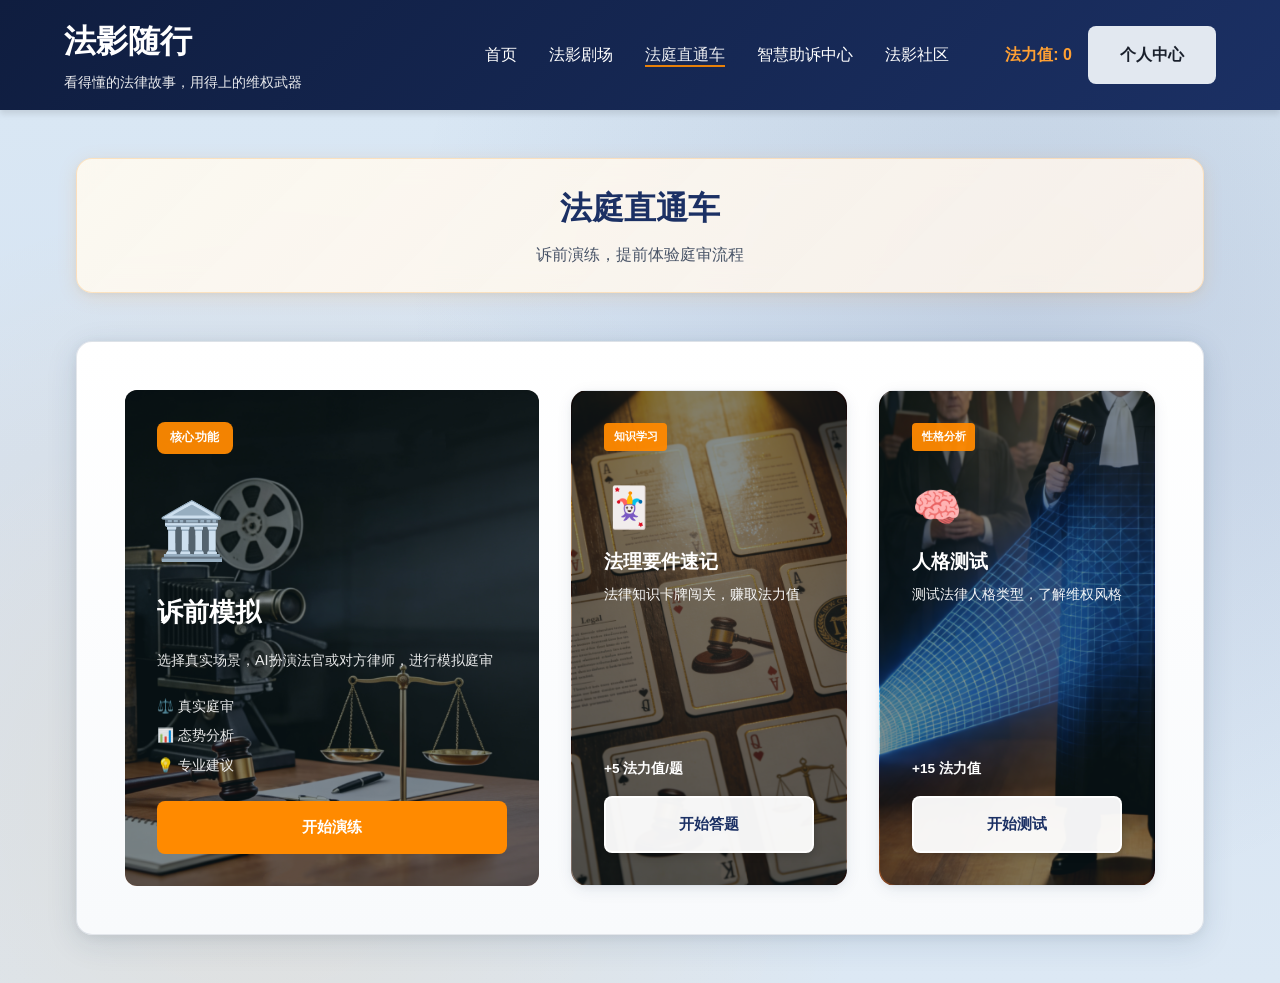
<file: simulator.html>
<!DOCTYPE html>
<html lang="zh-CN">
<head>
    <meta charset="UTF-8">
    <meta name="viewport" content="width=device-width, initial-scale=1.0">
    <title>法庭直通车 - 法影随行</title>
    <link rel="stylesheet" href="styles/main.css?v=3">
    <link rel="stylesheet" href="styles/components.css?v=7">
</head>
<body>
    <!-- 导航栏 -->
    <nav class="navbar">
        <div class="container">
            <div class="nav-brand">
                <a href="index.html" style="text-decoration: none; color: inherit;">
                    <h1>法影随行</h1>
                    <span class="slogan">看得懂的法律故事，用得上的维权武器</span>
                </a>
            </div>
            <ul class="nav-menu">
                <li><a href="index.html" class="nav-link">首页</a></li>
                <li><a href="theater.html" class="nav-link">法影剧场</a></li>
                <li><a href="simulator.html" class="nav-link active">法庭直通车</a></li>
                <li><a href="toolbox.html" class="nav-link">智慧助诉中心</a></li>
                <li><a href="community.html" class="nav-link">法影社区</a></li>
                <li class="user-info">
                    <span class="points">法力值: <span id="userPoints">0</span></span>
                    <a href="#profile" class="btn-secondary" id="profileLink">个人中心</a>
                </li>
            </ul>
            <button class="mobile-menu-toggle" id="mobileMenuToggle">
                <span></span>
                <span></span>
                <span></span>
            </button>
        </div>
    </nav>

    <!-- 法庭直通车 -->
    <section class="section simulator-section">
        <div class="container">
            <div class="section-header-compact">
                <h2 class="section-title-compact">法庭直通车</h2>
                <p class="section-subtitle-compact">诉前演练，提前体验庭审流程</p>
            </div>

            <!-- 统一容器框 -->
            <div class="simulator-container">
                <!-- 诉前模拟 - 主要功能 -->
                <div class="scenario-main-box" data-mode="scenario">
                    <div class="scenario-badge-compact">核心功能</div>
                    <div class="scenario-icon-compact">🏛️</div>
                    <h3 class="scenario-title-compact">诉前模拟</h3>
                    <p class="scenario-desc-compact">选择真实场景，AI扮演法官或对方律师，进行模拟庭审</p>
                    <div class="scenario-features-compact">
                        <span>⚖️ 真实庭审</span>
                        <span>📊 态势分析</span>
                        <span>💡 专业建议</span>
                    </div>
                    <button class="btn-primary-compact" onclick="window.open('http://39.97.37.199/', '_blank')">开始演练</button>
                </div>

                <!-- 法理要件速记 -->
                <div class="mode-box" data-mode="card">
                    <div class="mode-badge-compact">知识学习</div>
                    <div class="mode-icon-compact">🃏</div>
                    <h4 class="mode-title-compact">法理要件速记</h4>
                    <p class="mode-desc-compact">法律知识卡牌闯关，赚取法力值</p>
                    <div class="mode-points-compact">+5 法力值/题</div>
                    <button class="btn-mode-compact">开始答题</button>
                </div>

                <!-- 人格测试 -->
                <div class="mode-box" data-mode="personality">
                    <div class="mode-badge-compact">性格分析</div>
                    <div class="mode-icon-compact">🧠</div>
                    <h4 class="mode-title-compact">人格测试</h4>
                    <p class="mode-desc-compact">测试法律人格类型，了解维权风格</p>
                    <div class="mode-points-compact">+15 法力值</div>
                    <button class="btn-mode-compact">开始测试</button>
                </div>
            </div>
        </div>
    </section>

    <!-- 模拟器模态框 -->
    <div id="simulatorModal" class="modal">
        <div class="modal-content modal-large">
            <span class="modal-close">&times;</span>
            <div id="simulatorContent">
                <!-- 模拟器内容将通过JS动态生成 -->
            </div>
        </div>
    </div>

    <!-- 个人中心模态框 -->
    <div id="profileModal" class="modal">
        <div class="modal-content">
            <span class="modal-close">&times;</span>
            <h2>个人中心</h2>
            <div class="profile-info">
                <div class="profile-stats">
                    <div class="stat-item">
                        <span class="stat-value" id="totalPoints">0</span>
                        <span class="stat-label">总法力值</span>
                    </div>
                    <div class="stat-item">
                        <span class="stat-value" id="comicsRead">0</span>
                        <span class="stat-label">已读漫画</span>
                    </div>
                    <div class="stat-item">
                        <span class="stat-value" id="simulationsDone">0</span>
                        <span class="stat-label">完成模拟</span>
                    </div>
                </div>
                <div class="profile-points-intro">
                    <h3>获取法力值</h3>
                    <ul class="points-intro-list">
                        <li>📖 阅读漫画 +10</li>
                        <li>🎮 完成模拟 +20</li>
                        <li>🃏 答对题目 +5</li>
                        <li>📅 每日签到 +15</li>
                    </ul>
                </div>
                <div class="profile-exchange-section">
                    <h3>积分兑换</h3>
                    <p class="profile-exchange-desc">用法力值兑换免费问答或折扣券</p>
                    <button type="button" class="btn-primary" id="openExchangeBtn">积分兑换 / 兑换折扣</button>
                </div>
                <div class="volunteer-section-profile">
                    <h3>志愿者认证</h3>
                    <div id="volunteerStatus"></div>
                </div>
                <div class="profile-actions">
                    <button class="btn-primary" id="checkInBtn">每日签到</button>
                    <button class="btn-secondary" id="volunteerBtn">申请志愿者认证</button>
                    <a href="community.html" class="btn-secondary">法影社区</a>
                </div>
            </div>
        </div>
    </div>

    <!-- 志愿者认证模态框 -->
    <div id="volunteerModal" class="modal">
        <div class="modal-content modal-large">
            <span class="modal-close">&times;</span>
            <div id="volunteerModalContent">
                <h2>志愿者认证申请</h2>
                <p class="section-subtitle">加入我们，用专业知识帮助更多人</p>
                <div class="volunteer-benefits">
                    <div class="benefit-card">
                        <div class="benefit-icon">⏱️</div>
                        <h3>志愿服务时长认证</h3>
                        <p>获得官方认证的志愿服务时长，可用于评优、保研等</p>
                    </div>
                    <div class="benefit-card">
                        <div class="benefit-icon">💼</div>
                        <h3>实战经验积累</h3>
                        <p>通过审核法律文书，积累真实案例处理经验</p>
                    </div>
                    <div class="benefit-card">
                        <div class="benefit-icon">🎓</div>
                        <h3>专业能力提升</h3>
                        <p>接触各类法律问题，提升专业能力和法律素养</p>
                    </div>
                </div>
                <form id="certificationForm">
                    <div class="form-group">
                        <label for="name">姓名</label>
                        <input type="text" id="name" name="name" required>
                    </div>
                    <div class="form-group">
                        <label for="school">学校</label>
                        <input type="text" id="school" name="school" required>
                    </div>
                    <div class="form-group">
                        <label for="major">专业</label>
                        <input type="text" id="major" name="major" placeholder="如：法学、法律硕士等" required>
                    </div>
                    <div class="form-group">
                        <label for="grade">年级</label>
                        <select id="grade" name="grade" required>
                            <option value="">请选择</option>
                            <option value="本科一年级">本科一年级</option>
                            <option value="本科二年级">本科二年级</option>
                            <option value="本科三年级">本科三年级</option>
                            <option value="本科四年级">本科四年级</option>
                            <option value="研究生一年级">研究生一年级</option>
                            <option value="研究生二年级">研究生二年级</option>
                            <option value="研究生三年级">研究生三年级</option>
                        </select>
                    </div>
                    <div class="form-group">
                        <label for="studentId">学号</label>
                        <input type="text" id="studentId" name="studentId" required>
                    </div>
                    <div class="form-group">
                        <label for="idCard">身份证号</label>
                        <input type="text" id="idCard" name="idCard" pattern="[0-9Xx]{18}" required>
                    </div>
                    <div class="form-group">
                        <label for="phone">联系电话</label>
                        <input type="tel" id="phone" name="phone" pattern="[0-9]{11}" required>
                    </div>
                    <div class="form-group">
                        <label for="experience">法律相关经验（选填）</label>
                        <textarea id="experience" name="experience" rows="4" placeholder="如：实习经历、参与的法律援助活动等"></textarea>
                    </div>
                    <div class="form-group checkbox-group">
                        <label>
                            <input type="checkbox" id="agreeTerms" required>
                            我已阅读并同意《志愿者服务协议》
                        </label>
                    </div>
                    <div class="form-actions">
                        <button type="button" class="btn-secondary" onclick="document.getElementById('volunteerModal').style.display='none'">取消</button>
                        <button type="submit" class="btn-primary">提交认证申请</button>
                    </div>
                </form>
            </div>
        </div>
    </div>

    <!-- 脚本 -->
    <script src="scripts/nav.js"></script>
    <script src="scripts/user.js"></script>
    <script src="scripts/simulator.js"></script>
    <script src="scripts/personality-test.js"></script>
</body>
</html>
</file>
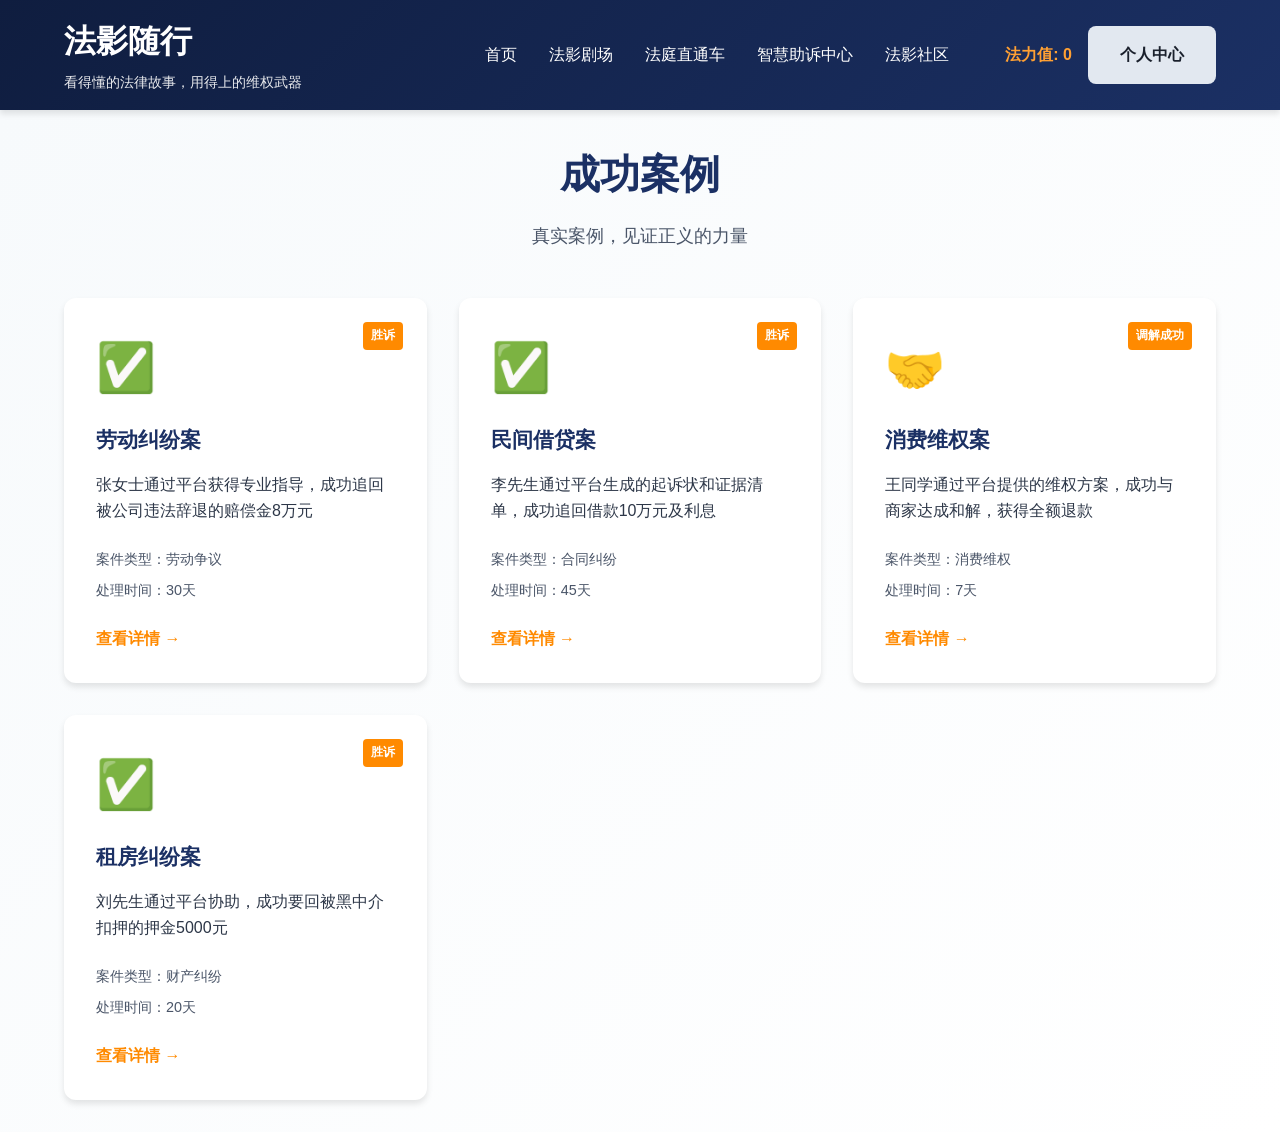
<file: success-cases.html>
<!DOCTYPE html>
<html lang="zh-CN">
<head>
    <meta charset="UTF-8">
    <meta name="viewport" content="width=device-width, initial-scale=1.0">
    <title>成功案例 - 法影随行</title>
    <link rel="stylesheet" href="styles/main.css?v=3">
    <link rel="stylesheet" href="styles/components.css?v=3">
</head>
<body>
    <!-- 导航栏 -->
    <nav class="navbar">
        <div class="container">
            <div class="nav-brand">
                <a href="index.html" style="text-decoration: none; color: inherit;">
                    <h1>法影随行</h1>
                    <span class="slogan">看得懂的法律故事，用得上的维权武器</span>
                </a>
            </div>
            <ul class="nav-menu">
                <li><a href="index.html" class="nav-link">首页</a></li>
                <li><a href="theater.html" class="nav-link">法影剧场</a></li>
                <li><a href="simulator.html" class="nav-link">法庭直通车</a></li>
                <li><a href="toolbox.html" class="nav-link">智慧助诉中心</a></li>
                <li><a href="community.html" class="nav-link">法影社区</a></li>
                <li class="user-info">
                    <span class="points">法力值: <span id="userPoints">0</span></span>
                    <a href="#profile" class="btn-secondary" id="profileLink">个人中心</a>
                </li>
            </ul>
            <button class="mobile-menu-toggle" id="mobileMenuToggle">
                <span></span>
                <span></span>
                <span></span>
            </button>
        </div>
    </nav>

    <!-- 成功案例 -->
    <section class="section success-section">
        <div class="container">
            <div class="section-header">
                <h2 class="section-title">成功案例</h2>
                <p class="section-subtitle">真实案例，见证正义的力量</p>
            </div>
            <div class="success-grid">
                <div class="success-card">
                    <div class="success-badge">胜诉</div>
                    <div class="success-icon">✅</div>
                    <h3>劳动纠纷案</h3>
                    <p class="success-desc">张女士通过平台获得专业指导，成功追回被公司违法辞退的赔偿金8万元</p>
                    <div class="success-meta">
                        <span>案件类型：劳动争议</span>
                        <span>处理时间：30天</span>
                    </div>
                    <a href="theater.html" class="success-link">查看详情 →</a>
                </div>
                <div class="success-card">
                    <div class="success-badge">胜诉</div>
                    <div class="success-icon">✅</div>
                    <h3>民间借贷案</h3>
                    <p class="success-desc">李先生通过平台生成的起诉状和证据清单，成功追回借款10万元及利息</p>
                    <div class="success-meta">
                        <span>案件类型：合同纠纷</span>
                        <span>处理时间：45天</span>
                    </div>
                    <a href="theater.html" class="success-link">查看详情 →</a>
                </div>
                <div class="success-card">
                    <div class="success-badge">调解成功</div>
                    <div class="success-icon">🤝</div>
                    <h3>消费维权案</h3>
                    <p class="success-desc">王同学通过平台提供的维权方案，成功与商家达成和解，获得全额退款</p>
                    <div class="success-meta">
                        <span>案件类型：消费维权</span>
                        <span>处理时间：7天</span>
                    </div>
                    <a href="theater.html" class="success-link">查看详情 →</a>
                </div>
                <div class="success-card">
                    <div class="success-badge">胜诉</div>
                    <div class="success-icon">✅</div>
                    <h3>租房纠纷案</h3>
                    <p class="success-desc">刘先生通过平台协助，成功要回被黑中介扣押的押金5000元</p>
                    <div class="success-meta">
                        <span>案件类型：财产纠纷</span>
                        <span>处理时间：20天</span>
                    </div>
                    <a href="theater.html" class="success-link">查看详情 →</a>
                </div>
            </div>
        </div>
    </section>

    <!-- 个人中心模态框 -->
    <div id="profileModal" class="modal">
        <div class="modal-content">
            <span class="modal-close">&times;</span>
            <h2>个人中心</h2>
            <div class="profile-info">
                <div class="profile-stats">
                    <div class="stat-item">
                        <span class="stat-value" id="totalPoints">0</span>
                        <span class="stat-label">总法力值</span>
                    </div>
                    <div class="stat-item">
                        <span class="stat-value" id="comicsRead">0</span>
                        <span class="stat-label">已读漫画</span>
                    </div>
                    <div class="stat-item">
                        <span class="stat-value" id="simulationsDone">0</span>
                        <span class="stat-label">完成模拟</span>
                    </div>
                </div>
                <div class="profile-points-intro">
                    <h3>获取法力值</h3>
                    <ul class="points-intro-list">
                        <li>📖 阅读漫画 +10</li>
                        <li>🎮 完成模拟 +20</li>
                        <li>🃏 答对题目 +5</li>
                        <li>📅 每日签到 +15</li>
                    </ul>
                </div>
                <div class="profile-exchange-section">
                    <h3>积分兑换</h3>
                    <p class="profile-exchange-desc">用法力值兑换免费问答或折扣券</p>
                    <button type="button" class="btn-primary" id="openExchangeBtn">积分兑换 / 兑换折扣</button>
                </div>
                <div class="volunteer-section-profile">
                    <h3>志愿者认证</h3>
                    <div id="volunteerStatus"></div>
                </div>
                <div class="profile-actions">
                    <button class="btn-primary" id="checkInBtn">每日签到</button>
                    <button class="btn-secondary" id="volunteerBtn">申请志愿者认证</button>
                    <a href="community.html" class="btn-secondary">法影社区</a>
                </div>
            </div>
        </div>
    </div>

    <!-- 志愿者认证模态框 -->
    <div id="volunteerModal" class="modal">
        <div class="modal-content modal-large">
            <span class="modal-close">&times;</span>
            <div id="volunteerModalContent">
                <h2>志愿者认证申请</h2>
                <p class="section-subtitle">加入我们，用专业知识帮助更多人</p>
                <div class="volunteer-benefits">
                    <div class="benefit-card">
                        <div class="benefit-icon">⏱️</div>
                        <h3>志愿服务时长认证</h3>
                        <p>获得官方认证的志愿服务时长，可用于评优、保研等</p>
                    </div>
                    <div class="benefit-card">
                        <div class="benefit-icon">💼</div>
                        <h3>实战经验积累</h3>
                        <p>通过审核法律文书，积累真实案例处理经验</p>
                    </div>
                    <div class="benefit-card">
                        <div class="benefit-icon">🎓</div>
                        <h3>专业能力提升</h3>
                        <p>接触各类法律问题，提升专业能力和法律素养</p>
                    </div>
                </div>
                <form id="certificationForm">
                    <div class="form-group">
                        <label for="name">姓名</label>
                        <input type="text" id="name" name="name" required>
                    </div>
                    <div class="form-group">
                        <label for="school">学校</label>
                        <input type="text" id="school" name="school" required>
                    </div>
                    <div class="form-group">
                        <label for="major">专业</label>
                        <input type="text" id="major" name="major" placeholder="如：法学、法律硕士等" required>
                    </div>
                    <div class="form-group">
                        <label for="grade">年级</label>
                        <select id="grade" name="grade" required>
                            <option value="">请选择</option>
                            <option value="本科一年级">本科一年级</option>
                            <option value="本科二年级">本科二年级</option>
                            <option value="本科三年级">本科三年级</option>
                            <option value="本科四年级">本科四年级</option>
                            <option value="研究生一年级">研究生一年级</option>
                            <option value="研究生二年级">研究生二年级</option>
                            <option value="研究生三年级">研究生三年级</option>
                        </select>
                    </div>
                    <div class="form-group">
                        <label for="studentId">学号</label>
                        <input type="text" id="studentId" name="studentId" required>
                    </div>
                    <div class="form-group">
                        <label for="idCard">身份证号</label>
                        <input type="text" id="idCard" name="idCard" pattern="[0-9Xx]{18}" required>
                    </div>
                    <div class="form-group">
                        <label for="phone">联系电话</label>
                        <input type="tel" id="phone" name="phone" pattern="[0-9]{11}" required>
                    </div>
                    <div class="form-group">
                        <label for="experience">法律相关经验（选填）</label>
                        <textarea id="experience" name="experience" rows="4" placeholder="如：实习经历、参与的法律援助活动等"></textarea>
                    </div>
                    <div class="form-group checkbox-group">
                        <label>
                            <input type="checkbox" id="agreeTerms" required>
                            我已阅读并同意《志愿者服务协议》
                        </label>
                    </div>
                    <div class="form-actions">
                        <button type="button" class="btn-secondary" onclick="document.getElementById('volunteerModal').style.display='none'">取消</button>
                        <button type="submit" class="btn-primary">提交认证申请</button>
                    </div>
                </form>
            </div>
        </div>
    </div>
            </div>
        </div>
    </div>

    <!-- 脚本 -->
    <script src="scripts/nav.js"></script>
    <script src="scripts/user.js"></script>
</body>
</html>
</file>
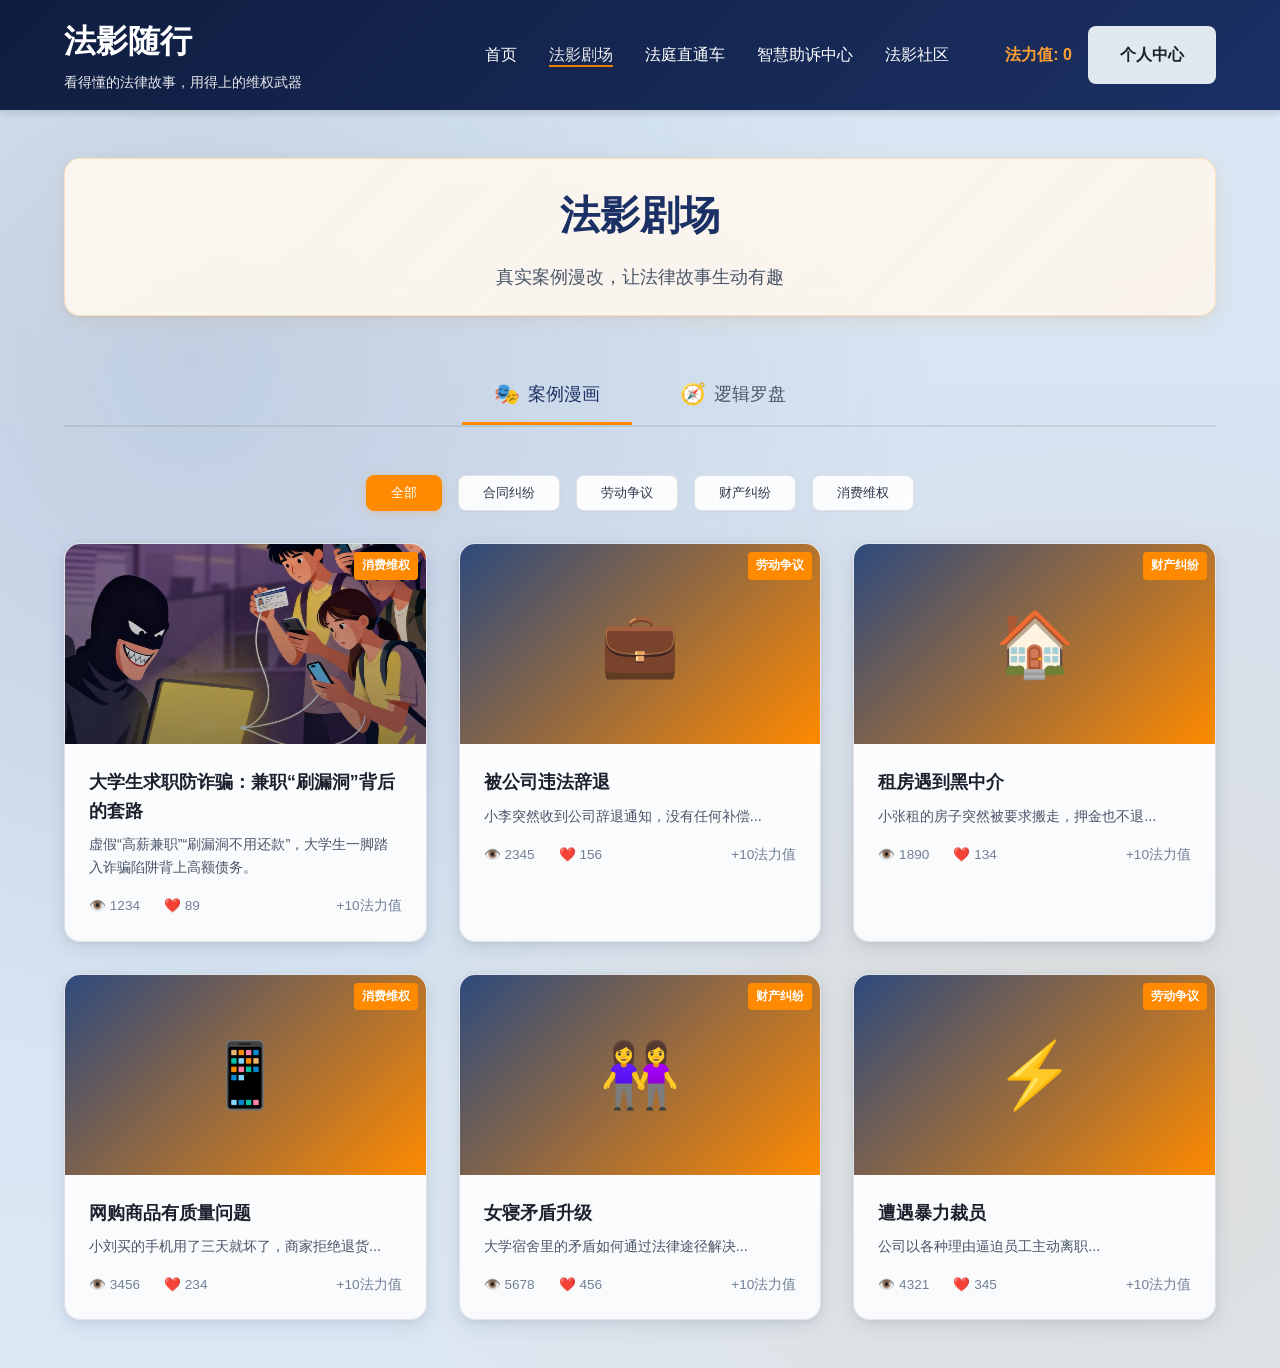
<file: theater.html>
<!DOCTYPE html>
<html lang="zh-CN">
<head>
    <meta charset="UTF-8">
    <meta name="viewport" content="width=device-width, initial-scale=1.0">
    <title>法影剧场 - 法影随行</title>
    <link rel="stylesheet" href="styles/main.css?v=3">
    <link rel="stylesheet" href="styles/components.css?v=8">
</head>
<body>
    <!-- 导航栏 -->
    <nav class="navbar">
        <div class="container">
            <div class="nav-brand">
                <a href="index.html" style="text-decoration: none; color: inherit;">
                    <h1>法影随行</h1>
                    <span class="slogan">看得懂的法律故事，用得上的维权武器</span>
                </a>
            </div>
            <ul class="nav-menu">
                <li><a href="index.html" class="nav-link">首页</a></li>
                <li><a href="theater.html" class="nav-link active">法影剧场</a></li>
                <li><a href="simulator.html" class="nav-link">法庭直通车</a></li>
                <li><a href="toolbox.html" class="nav-link">智慧助诉中心</a></li>
                <li><a href="community.html" class="nav-link">法影社区</a></li>
                <li class="user-info">
                    <span class="points">法力值: <span id="userPoints">0</span></span>
                    <a href="#profile" class="btn-secondary" id="profileLink">个人中心</a>
                </li>
            </ul>
            <button class="mobile-menu-toggle" id="mobileMenuToggle">
                <span></span>
                <span></span>
                <span></span>
            </button>
        </div>
    </nav>

    <!-- 法影剧场 -->
    <section class="section theater-section">
        <div class="container">
            <div class="section-header">
                <h2 class="section-title">法影剧场</h2>
                <p class="section-subtitle">真实案例漫改，让法律故事生动有趣</p>
            </div>

            <!-- 标签页切换 -->
            <div class="theater-tabs">
                <button class="tab-btn active" data-tab="comics">
                    <span class="tab-icon">🎭</span>
                    <span class="tab-text">案例漫画</span>
                </button>
                <button class="tab-btn" data-tab="compass">
                    <span class="tab-icon">🧭</span>
                    <span class="tab-text">逻辑罗盘</span>
                </button>
            </div>

            <!-- 案例漫画模块 -->
            <div class="tab-content active" id="comicsTab">
                <div class="theater-filters">
                    <button class="filter-btn active" data-filter="all">全部</button>
                    <button class="filter-btn" data-filter="contract">合同纠纷</button>
                    <button class="filter-btn" data-filter="labor">劳动争议</button>
                    <button class="filter-btn" data-filter="property">财产纠纷</button>
                    <button class="filter-btn" data-filter="consumer">消费维权</button>
                </div>
                <div class="comic-grid" id="comicGrid">
                    <!-- 漫画卡片将通过JS动态生成 -->
                </div>
            </div>

            <!-- 逻辑罗盘模块 -->
            <div class="tab-content" id="compassTab">
                <div class="compass-module">
                    <div class="compass-search">
                        <input type="text" id="documentSearch" placeholder="输入案号或关键词搜索裁判文书..." class="search-input">
                        <button class="btn-primary" id="searchBtn">搜索</button>
                    </div>
                    <div class="compass-demo" id="compassDemo">
                        <div class="demo-placeholder">
                            <p>🔍 搜索或选择一个示例案例开始分析</p>
                        </div>
                    </div>
                </div>
            </div>
        </div>
    </section>

    <!-- 漫画详情模态框 -->
    <div id="comicModal" class="modal">
        <div class="modal-content modal-large">
            <span class="modal-close">&times;</span>
            <div id="comicContent"></div>
        </div>
    </div>

    <!-- 个人中心模态框 -->
    <div id="profileModal" class="modal">
        <div class="modal-content">
            <span class="modal-close">&times;</span>
            <h2>个人中心</h2>
            <div class="profile-info">
                <div class="profile-stats">
                    <div class="stat-item">
                        <span class="stat-value" id="totalPoints">0</span>
                        <span class="stat-label">总法力值</span>
                    </div>
                    <div class="stat-item">
                        <span class="stat-value" id="comicsRead">0</span>
                        <span class="stat-label">已读漫画</span>
                    </div>
                    <div class="stat-item">
                        <span class="stat-value" id="simulationsDone">0</span>
                        <span class="stat-label">完成模拟</span>
                    </div>
                </div>
                <div class="volunteer-section-profile">
                    <h3>志愿者认证</h3>
                    <div id="volunteerStatus"></div>
                </div>
                <div class="profile-actions">
                    <button class="btn-primary" id="checkInBtn">每日签到</button>
                    <button class="btn-secondary" id="volunteerBtn">申请志愿者认证</button>
                    <a href="community.html" class="btn-secondary">法影社区</a>
                </div>
            </div>
        </div>
    </div>

    <!-- 志愿者认证模态框 -->
    <div id="volunteerModal" class="modal">
        <div class="modal-content modal-large">
            <span class="modal-close">&times;</span>
            <div id="volunteerModalContent">
                <h2>志愿者认证申请</h2>
                <p class="section-subtitle">加入我们，用专业知识帮助更多人</p>
                <div class="volunteer-benefits">
                    <div class="benefit-card">
                        <div class="benefit-icon">⏱️</div>
                        <h3>志愿服务时长认证</h3>
                        <p>获得官方认证的志愿服务时长，可用于评优、保研等</p>
                    </div>
                    <div class="benefit-card">
                        <div class="benefit-icon">💼</div>
                        <h3>实战经验积累</h3>
                        <p>通过审核法律文书，积累真实案例处理经验</p>
                    </div>
                    <div class="benefit-card">
                        <div class="benefit-icon">🎓</div>
                        <h3>专业能力提升</h3>
                        <p>接触各类法律问题，提升专业能力和法律素养</p>
                    </div>
                </div>
                <form id="certificationForm">
                    <div class="form-group">
                        <label for="name">姓名</label>
                        <input type="text" id="name" name="name" required>
                    </div>
                    <div class="form-group">
                        <label for="school">学校</label>
                        <input type="text" id="school" name="school" required>
                    </div>
                    <div class="form-group">
                        <label for="major">专业</label>
                        <input type="text" id="major" name="major" placeholder="如：法学、法律硕士等" required>
                    </div>
                    <div class="form-group">
                        <label for="grade">年级</label>
                        <select id="grade" name="grade" required>
                            <option value="">请选择</option>
                            <option value="本科一年级">本科一年级</option>
                            <option value="本科二年级">本科二年级</option>
                            <option value="本科三年级">本科三年级</option>
                            <option value="本科四年级">本科四年级</option>
                            <option value="研究生一年级">研究生一年级</option>
                            <option value="研究生二年级">研究生二年级</option>
                            <option value="研究生三年级">研究生三年级</option>
                        </select>
                    </div>
                    <div class="form-group">
                        <label for="studentId">学号</label>
                        <input type="text" id="studentId" name="studentId" required>
                    </div>
                    <div class="form-group">
                        <label for="idCard">身份证号</label>
                        <input type="text" id="idCard" name="idCard" pattern="[0-9Xx]{18}" required>
                    </div>
                    <div class="form-group">
                        <label for="phone">联系电话</label>
                        <input type="tel" id="phone" name="phone" pattern="[0-9]{11}" required>
                    </div>
                    <div class="form-group">
                        <label for="experience">法律相关经验（选填）</label>
                        <textarea id="experience" name="experience" rows="4" placeholder="如：实习经历、参与的法律援助活动等"></textarea>
                    </div>
                    <div class="form-group checkbox-group">
                        <label>
                            <input type="checkbox" id="agreeTerms" required>
                            我已阅读并同意《志愿者服务协议》
                        </label>
                    </div>
                    <div class="form-actions">
                        <button type="button" class="btn-secondary" onclick="document.getElementById('volunteerModal').style.display='none'">取消</button>
                        <button type="submit" class="btn-primary">提交认证申请</button>
                    </div>
                </form>
            </div>
        </div>
    </div>

    <!-- 脚本 -->
    <script src="scripts/nav.js"></script>
    <script src="scripts/user.js"></script>
    <script src="scripts/theater.js"></script>
    <script src="scripts/compass.js"></script>
    <script src="scripts/theater-tabs.js"></script>
</body>
</html>
</file>
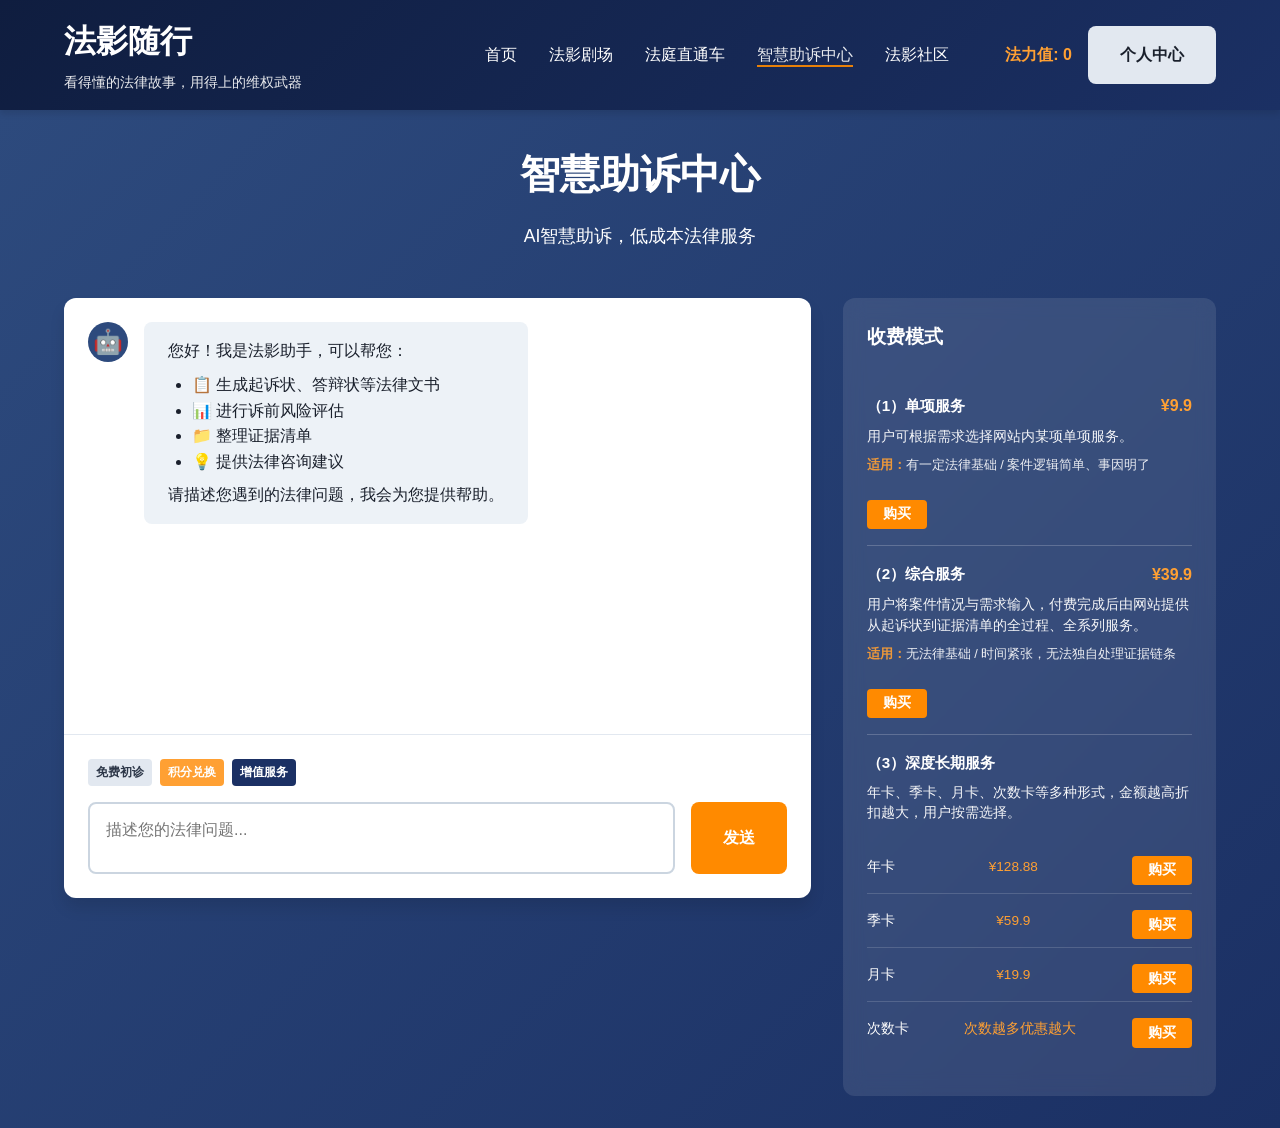
<file: toolbox.html>
<!DOCTYPE html>
<html lang="zh-CN">
<head>
    <meta charset="UTF-8">
    <meta name="viewport" content="width=device-width, initial-scale=1.0">
    <title>智慧助诉中心 - 法影随行</title>
    <link rel="stylesheet" href="styles/main.css?v=3">
    <link rel="stylesheet" href="styles/components.css?v=3">
</head>
<body>
    <!-- 导航栏 -->
    <nav class="navbar">
        <div class="container">
            <div class="nav-brand">
                <a href="index.html" style="text-decoration: none; color: inherit;">
                    <h1>法影随行</h1>
                    <span class="slogan">看得懂的法律故事，用得上的维权武器</span>
                </a>
            </div>
            <ul class="nav-menu">
                <li><a href="index.html" class="nav-link">首页</a></li>
                <li><a href="theater.html" class="nav-link">法影剧场</a></li>
                <li><a href="simulator.html" class="nav-link">法庭直通车</a></li>
                <li><a href="toolbox.html" class="nav-link active">智慧助诉中心</a></li>
                <li><a href="community.html" class="nav-link">法影社区</a></li>
                <li class="user-info">
                    <span class="points">法力值: <span id="userPoints">0</span></span>
                    <a href="#profile" class="btn-secondary" id="profileLink">个人中心</a>
                </li>
            </ul>
            <button class="mobile-menu-toggle" id="mobileMenuToggle">
                <span></span>
                <span></span>
                <span></span>
            </button>
        </div>
    </nav>

    <!-- 智慧助诉中心 -->
    <section class="section toolbox-section">
        <div class="container">
            <div class="section-header">
                <h2 class="section-title">智慧助诉中心</h2>
                <p class="section-subtitle">AI智慧助诉，低成本法律服务</p>
            </div>
            <div class="toolbox-container">
                <div class="chat-interface" id="chatInterface">
                    <div class="chat-messages" id="chatMessages">
                        <div class="message bot-message">
                            <div class="message-avatar">🤖</div>
                            <div class="message-content">
                                <p>您好！我是法影助手，可以帮您：</p>
                                <ul>
                                    <li>📋 生成起诉状、答辩状等法律文书</li>
                                    <li>📊 进行诉前风险评估</li>
                                    <li>📁 整理证据清单</li>
                                    <li>💡 提供法律咨询建议</li>
                                </ul>
                                <p>请描述您遇到的法律问题，我会为您提供帮助。</p>
                            </div>
                        </div>
                    </div>
                    <div class="chat-input-area">
                        <div class="service-tiers">
                            <span class="tier-badge free">免费初诊</span>
                            <span class="tier-badge points">积分兑换</span>
                            <span class="tier-badge premium">增值服务</span>
                        </div>
                        <div class="input-wrapper">
                            <textarea id="chatInput" placeholder="描述您的法律问题..."></textarea>
                            <button class="btn-primary" id="sendBtn">发送</button>
                        </div>
                    </div>
                </div>
                <div class="toolbox-sidebar">
                    <div class="service-card">
                        <h3>收费模式</h3>
                        <div class="service-tier">
                            <div class="service-tier-header">
                                <span class="service-tier-name">（1）单项服务</span>
                                <span class="service-tier-price">¥9.9</span>
                            </div>
                            <p class="service-tier-desc">用户可根据需求选择网站内某项单项服务。</p>
                            <p class="service-tier-apply"><strong>适用：</strong>有一定法律基础 / 案件逻辑简单、事因明了</p>
                            <button type="button" class="btn-recharge btn-recharge-sm">购买</button>
                        </div>
                        <div class="service-tier">
                            <div class="service-tier-header">
                                <span class="service-tier-name">（2）综合服务</span>
                                <span class="service-tier-price">¥39.9</span>
                            </div>
                            <p class="service-tier-desc">用户将案件情况与需求输入，付费完成后由网站提供从起诉状到证据清单的全过程、全系列服务。</p>
                            <p class="service-tier-apply"><strong>适用：</strong>无法律基础 / 时间紧张，无法独自处理证据链条</p>
                            <button type="button" class="btn-recharge btn-recharge-sm">购买</button>
                        </div>
                        <div class="service-tier service-tier-deep">
                            <div class="service-tier-header">
                                <span class="service-tier-name">（3）深度长期服务</span>
                            </div>
                            <p class="service-tier-desc">年卡、季卡、月卡、次数卡等多种形式，金额越高折扣越大，用户按需选择。</p>
                            <ul class="service-tier-plans">
                                <li><span class="plan-name">年卡</span><span class="plan-price">¥128.88</span><button type="button" class="btn-recharge btn-recharge-sm">购买</button></li>
                                <li><span class="plan-name">季卡</span><span class="plan-price">¥59.9</span><button type="button" class="btn-recharge btn-recharge-sm">购买</button></li>
                                <li><span class="plan-name">月卡</span><span class="plan-price">¥19.9</span><button type="button" class="btn-recharge btn-recharge-sm">购买</button></li>
                                <li><span class="plan-name">次数卡</span><span class="plan-price">次数越多优惠越大</span><button type="button" class="btn-recharge btn-recharge-sm">购买</button></li>
                            </ul>
                        </div>
                    </div>
                </div>
            </div>
        </div>
    </section>

    <!-- 个人中心模态框 -->
    <div id="profileModal" class="modal">
        <div class="modal-content">
            <span class="modal-close">&times;</span>
            <h2>个人中心</h2>
            <div class="profile-info">
                <div class="profile-stats">
                    <div class="stat-item">
                        <span class="stat-value" id="totalPoints">0</span>
                        <span class="stat-label">总法力值</span>
                    </div>
                    <div class="stat-item">
                        <span class="stat-value" id="comicsRead">0</span>
                        <span class="stat-label">已读漫画</span>
                    </div>
                    <div class="stat-item">
                        <span class="stat-value" id="simulationsDone">0</span>
                        <span class="stat-label">完成模拟</span>
                    </div>
                </div>
                <div class="profile-points-intro">
                    <h3>获取法力值</h3>
                    <ul class="points-intro-list">
                        <li>📖 阅读漫画 +10</li>
                        <li>🎮 完成模拟 +20</li>
                        <li>🃏 答对题目 +5</li>
                        <li>📅 每日签到 +15</li>
                    </ul>
                </div>
                <div class="profile-exchange-section">
                    <h3>积分兑换</h3>
                    <p class="profile-exchange-desc">用法力值兑换免费问答或折扣券</p>
                    <button type="button" class="btn-primary" id="openExchangeBtn">积分兑换 / 兑换折扣</button>
                </div>
                <div class="volunteer-section-profile">
                    <h3>志愿者认证</h3>
                    <div id="volunteerStatus"></div>
                </div>
                <div class="profile-actions">
                    <button class="btn-primary" id="checkInBtn">每日签到</button>
                    <button class="btn-secondary" id="volunteerBtn">申请志愿者认证</button>
                    <a href="community.html" class="btn-secondary">法影社区</a>
                </div>
            </div>
        </div>
    </div>

    <!-- 志愿者认证模态框 -->
    <div id="volunteerModal" class="modal">
        <div class="modal-content modal-large">
            <span class="modal-close">&times;</span>
            <div id="volunteerModalContent">
                <h2>志愿者认证申请</h2>
                <p class="section-subtitle">加入我们，用专业知识帮助更多人</p>
                <div class="volunteer-benefits">
                    <div class="benefit-card">
                        <div class="benefit-icon">⏱️</div>
                        <h3>志愿服务时长认证</h3>
                        <p>获得官方认证的志愿服务时长，可用于评优、保研等</p>
                    </div>
                    <div class="benefit-card">
                        <div class="benefit-icon">💼</div>
                        <h3>实战经验积累</h3>
                        <p>通过审核法律文书，积累真实案例处理经验</p>
                    </div>
                    <div class="benefit-card">
                        <div class="benefit-icon">🎓</div>
                        <h3>专业能力提升</h3>
                        <p>接触各类法律问题，提升专业能力和法律素养</p>
                    </div>
                </div>
                <form id="certificationForm">
                    <div class="form-group">
                        <label for="name">姓名</label>
                        <input type="text" id="name" name="name" required>
                    </div>
                    <div class="form-group">
                        <label for="school">学校</label>
                        <input type="text" id="school" name="school" required>
                    </div>
                    <div class="form-group">
                        <label for="major">专业</label>
                        <input type="text" id="major" name="major" placeholder="如：法学、法律硕士等" required>
                    </div>
                    <div class="form-group">
                        <label for="grade">年级</label>
                        <select id="grade" name="grade" required>
                            <option value="">请选择</option>
                            <option value="本科一年级">本科一年级</option>
                            <option value="本科二年级">本科二年级</option>
                            <option value="本科三年级">本科三年级</option>
                            <option value="本科四年级">本科四年级</option>
                            <option value="研究生一年级">研究生一年级</option>
                            <option value="研究生二年级">研究生二年级</option>
                            <option value="研究生三年级">研究生三年级</option>
                        </select>
                    </div>
                    <div class="form-group">
                        <label for="studentId">学号</label>
                        <input type="text" id="studentId" name="studentId" required>
                    </div>
                    <div class="form-group">
                        <label for="idCard">身份证号</label>
                        <input type="text" id="idCard" name="idCard" pattern="[0-9Xx]{18}" required>
                    </div>
                    <div class="form-group">
                        <label for="phone">联系电话</label>
                        <input type="tel" id="phone" name="phone" pattern="[0-9]{11}" required>
                    </div>
                    <div class="form-group">
                        <label for="experience">法律相关经验（选填）</label>
                        <textarea id="experience" name="experience" rows="4" placeholder="如：实习经历、参与的法律援助活动等"></textarea>
                    </div>
                    <div class="form-group checkbox-group">
                        <label>
                            <input type="checkbox" id="agreeTerms" required>
                            我已阅读并同意《志愿者服务协议》
                        </label>
                    </div>
                    <div class="form-actions">
                        <button type="button" class="btn-secondary" onclick="document.getElementById('volunteerModal').style.display='none'">取消</button>
                        <button type="submit" class="btn-primary">提交认证申请</button>
                    </div>
                </form>
            </div>
        </div>
    </div>

    <!-- 脚本 -->
    <script src="scripts/nav.js"></script>
    <script src="scripts/user.js"></script>
    <script src="scripts/toolbox.js"></script>
</body>
</html>
</file>
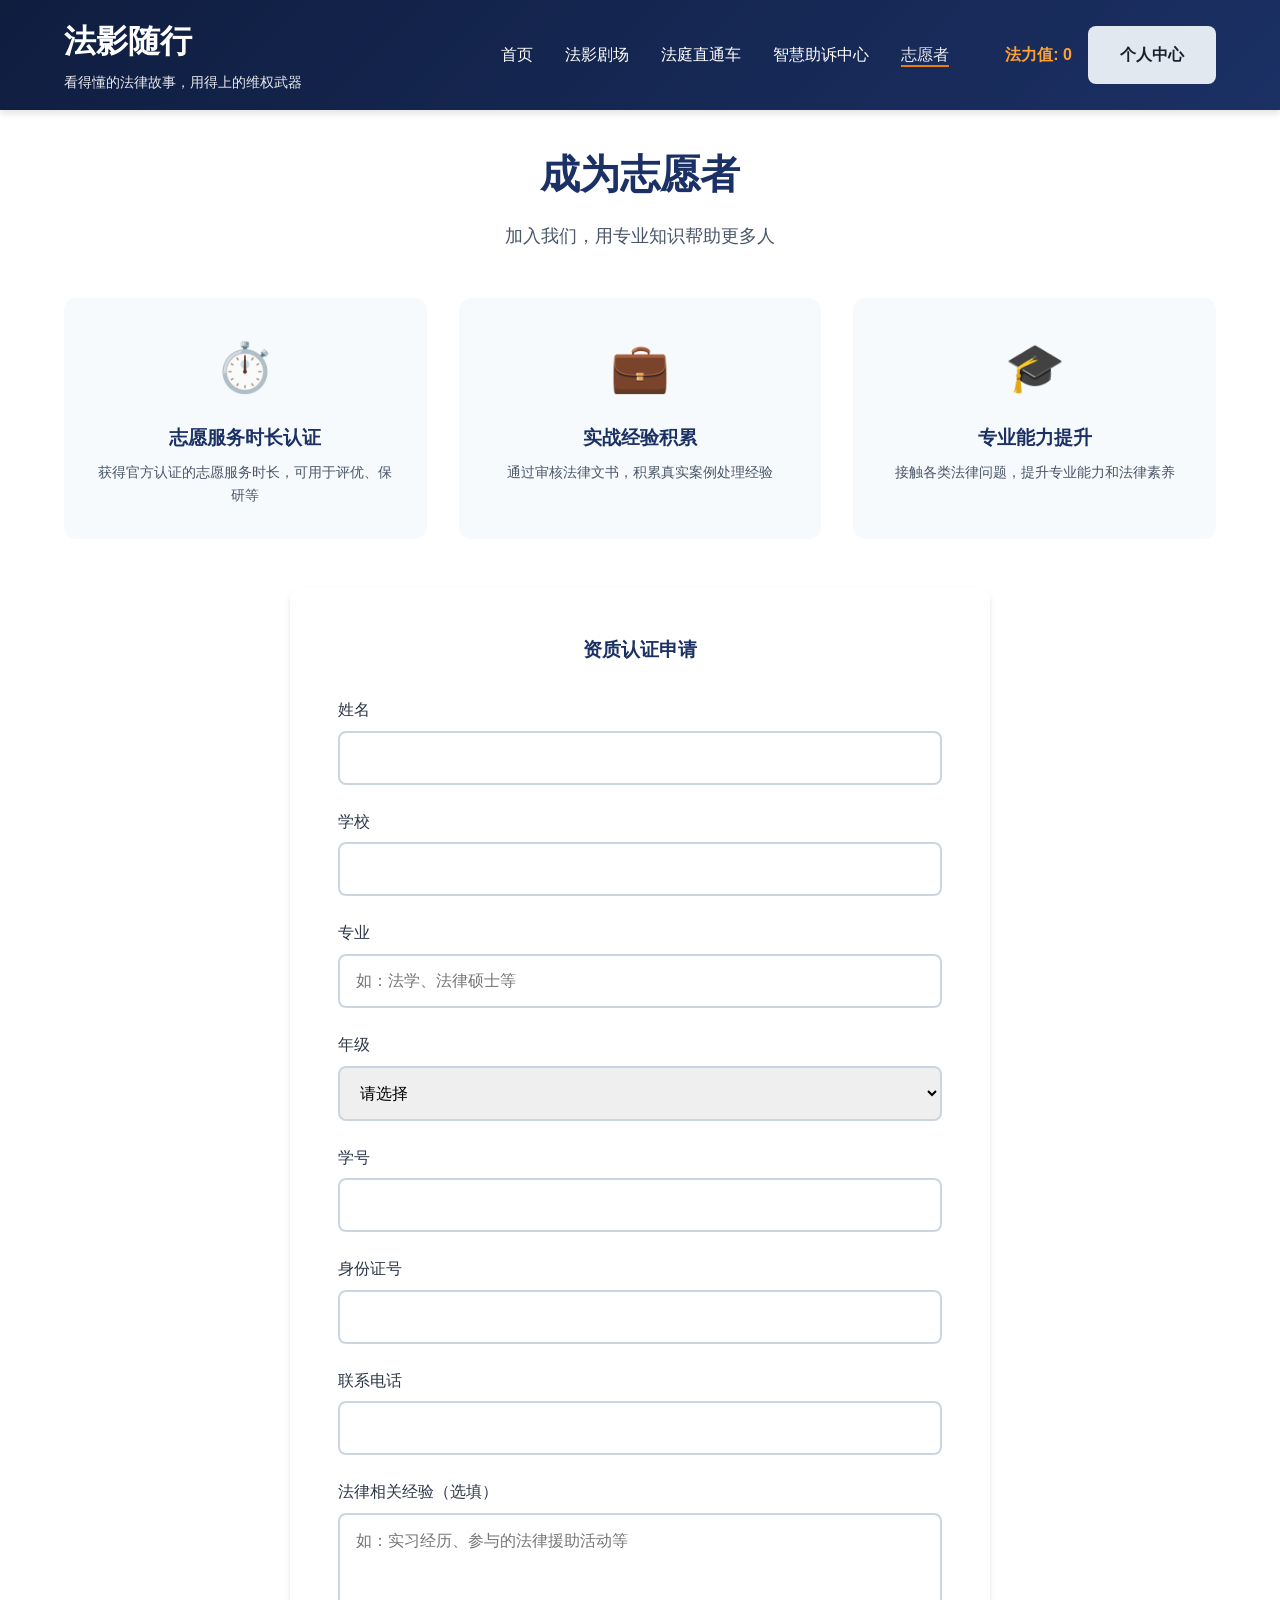
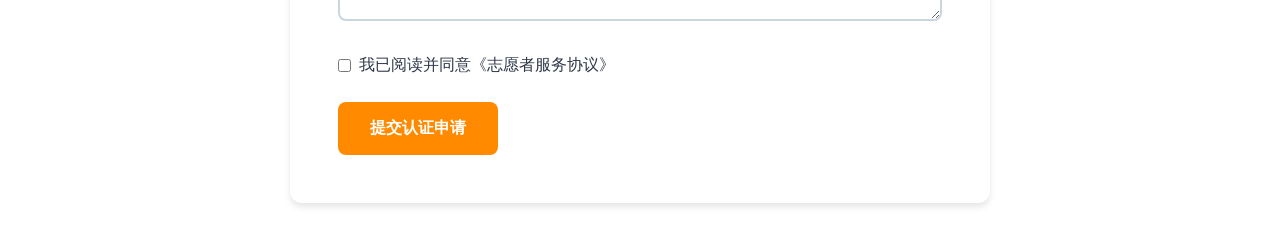
<file: volunteer.html>
<!DOCTYPE html>
<html lang="zh-CN">
<head>
    <meta charset="UTF-8">
    <meta name="viewport" content="width=device-width, initial-scale=1.0">
    <title>志愿者中心 - 法影随行</title>
    <link rel="stylesheet" href="styles/main.css?v=3">
    <link rel="stylesheet" href="styles/components.css?v=3">
</head>
<body>
    <!-- 导航栏 -->
    <nav class="navbar">
        <div class="container">
            <div class="nav-brand">
                <a href="index.html" style="text-decoration: none; color: inherit;">
                    <h1>法影随行</h1>
                    <span class="slogan">看得懂的法律故事，用得上的维权武器</span>
                </a>
            </div>
            <ul class="nav-menu">
                <li><a href="index.html" class="nav-link">首页</a></li>
                <li><a href="theater.html" class="nav-link">法影剧场</a></li>
                <li><a href="simulator.html" class="nav-link">法庭直通车</a></li>
                <li><a href="toolbox.html" class="nav-link">智慧助诉中心</a></li>
                <li><a href="volunteer.html" class="nav-link active">志愿者</a></li>
                <li class="user-info">
                    <span class="points">法力值: <span id="userPoints">0</span></span>
                    <a href="#profile" class="btn-secondary" id="profileLink">个人中心</a>
                </li>
            </ul>
            <button class="mobile-menu-toggle" id="mobileMenuToggle">
                <span></span>
                <span></span>
                <span></span>
            </button>
        </div>
    </nav>

    <!-- 志愿者中心 -->
    <section class="section volunteer-section">
        <div class="container">
            <!-- 未认证状态 -->
            <div id="unverifiedContent" class="volunteer-content">
                <div class="section-header">
                    <h2 class="section-title">成为志愿者</h2>
                    <p class="section-subtitle">加入我们，用专业知识帮助更多人</p>
                </div>
                <div class="volunteer-benefits">
                    <div class="benefit-card">
                        <div class="benefit-icon">⏱️</div>
                        <h3>志愿服务时长认证</h3>
                        <p>获得官方认证的志愿服务时长，可用于评优、保研等</p>
                    </div>
                    <div class="benefit-card">
                        <div class="benefit-icon">💼</div>
                        <h3>实战经验积累</h3>
                        <p>通过审核法律文书，积累真实案例处理经验</p>
                    </div>
                    <div class="benefit-card">
                        <div class="benefit-icon">🎓</div>
                        <h3>专业能力提升</h3>
                        <p>接触各类法律问题，提升专业能力和法律素养</p>
                    </div>
                </div>
                <div class="certification-form">
                    <h3>资质认证申请</h3>
                    <form id="certificationForm">
                        <div class="form-group">
                            <label for="name">姓名</label>
                            <input type="text" id="name" name="name" required>
                        </div>
                        <div class="form-group">
                            <label for="school">学校</label>
                            <input type="text" id="school" name="school" required>
                        </div>
                        <div class="form-group">
                            <label for="major">专业</label>
                            <input type="text" id="major" name="major" placeholder="如：法学、法律硕士等" required>
                        </div>
                        <div class="form-group">
                            <label for="grade">年级</label>
                            <select id="grade" name="grade" required>
                                <option value="">请选择</option>
                                <option value="本科一年级">本科一年级</option>
                                <option value="本科二年级">本科二年级</option>
                                <option value="本科三年级">本科三年级</option>
                                <option value="本科四年级">本科四年级</option>
                                <option value="研究生一年级">研究生一年级</option>
                                <option value="研究生二年级">研究生二年级</option>
                                <option value="研究生三年级">研究生三年级</option>
                            </select>
                        </div>
                        <div class="form-group">
                            <label for="studentId">学号</label>
                            <input type="text" id="studentId" name="studentId" required>
                        </div>
                        <div class="form-group">
                            <label for="idCard">身份证号</label>
                            <input type="text" id="idCard" name="idCard" pattern="[0-9Xx]{18}" required>
                        </div>
                        <div class="form-group">
                            <label for="phone">联系电话</label>
                            <input type="tel" id="phone" name="phone" pattern="[0-9]{11}" required>
                        </div>
                        <div class="form-group">
                            <label for="experience">法律相关经验（选填）</label>
                            <textarea id="experience" name="experience" rows="4" placeholder="如：实习经历、参与的法律援助活动等"></textarea>
                        </div>
                        <div class="form-group checkbox-group">
                            <label>
                                <input type="checkbox" id="agreeTerms" required>
                                我已阅读并同意《志愿者服务协议》
                            </label>
                        </div>
                        <button type="submit" class="btn-primary">提交认证申请</button>
                    </form>
                </div>
            </div>

            <!-- 已认证状态 -->
            <div id="verifiedContent" class="volunteer-content" style="display: none;">
                <div class="section-header">
                    <h2 class="section-title">志愿者工作台</h2>
                    <p class="section-subtitle">欢迎回来，<span id="volunteerName"></span>！</p>
                </div>
                <div class="volunteer-stats">
                    <div class="stat-card">
                        <div class="stat-value" id="tasksCompleted">0</div>
                        <div class="stat-label">已完成任务</div>
                    </div>
                    <div class="stat-card">
                        <div class="stat-value" id="serviceHours">0</div>
                        <div class="stat-label">服务时长（小时）</div>
                    </div>
                    <div class="stat-card">
                        <div class="stat-value" id="rating">0</div>
                        <div class="stat-label">平均评分</div>
                    </div>
                </div>
                <div class="task-list">
                    <h3>待处理任务</h3>
                    <div id="taskList" class="tasks-container">
                        <!-- 任务列表将通过JS动态生成 -->
                    </div>
                </div>
                <div class="certificate-download">
                    <h3>证书下载</h3>
                    <p>您可以下载志愿服务时长证书</p>
                    <button class="btn-primary" id="downloadCertBtn">下载证书</button>
                </div>
            </div>
        </div>
    </section>

    <!-- 个人中心模态框 -->
    <div id="profileModal" class="modal">
        <div class="modal-content">
            <span class="modal-close">&times;</span>
            <h2>个人中心</h2>
            <div class="profile-info">
                <div class="profile-stats">
                    <div class="stat-item">
                        <span class="stat-value" id="totalPoints">0</span>
                        <span class="stat-label">总法力值</span>
                    </div>
                    <div class="stat-item">
                        <span class="stat-value" id="comicsRead">0</span>
                        <span class="stat-label">已读漫画</span>
                    </div>
                    <div class="stat-item">
                        <span class="stat-value" id="simulationsDone">0</span>
                        <span class="stat-label">完成模拟</span>
                    </div>
                </div>
                <div class="profile-actions">
                    <button class="btn-primary" id="checkInBtn">每日签到</button>
                    <a href="volunteer.html" class="btn-secondary">志愿者中心</a>
                </div>
            </div>
        </div>
    </div>

    <!-- 脚本 -->
    <script src="scripts/nav.js"></script>
    <script src="scripts/user.js"></script>
    <script src="scripts/volunteer.js"></script>
</body>
</html>
</file>
<file: styles/main.css>
/* 全局样式 */
* {
    margin: 0;
    padding: 0;
    box-sizing: border-box;
}

:root {
    /* 主色调 - #1B3064 */
    --primary-blue: #1B3064;
    --primary-blue-light: #2d4a7d;
    --primary-blue-dark: #0f1d3f;
    
    /* 辅助色 - #B0DAE3（浅蓝绿，用于卡片/区块背景） */
    --accent-light: #B0DAE3;
    --accent-light-dark: #8fc4d0;
    
    /* 强调色/按钮色 - #FF8A00 */
    --accent-orange: #FF8A00;
    --accent-orange-light: #ffa033;
    --accent-orange-dark: #e67a00;
    
    /* 板块强调色 */
    --card-news: #1B3064;
    --card-updates: #FF8A00;
    --card-community: #059669;
    --card-news-bg: #e0e8f2;
    --card-updates-bg: #fff4e6;
    --card-community-bg: #d8ede5;
    
    /* 页面背景 - 基于 #D9E7F4 的渐变 */
    --bg-page: linear-gradient(165deg, #D9E7F4 0%, #e0ecf6 35%, #d6e3f2 70%, #dce8f4 100%);
    --bg-section: linear-gradient(180deg, #e0ecf6 0%, #d6e3f2 50%, #dce8f4 100%);
    
    /* 浅蓝绿辅助色 - #B0DAE3 用于卡片/区块 */
    --accent-card-bg: #B0DAE3;
    --accent-card-bg-light: #d4e8ed;
    
    /* 遮罩层 - 半透明，可叠加在背景上 */
    --mask-bg: rgba(255, 255, 255, 0.55);
    --mask-bg-strong: rgba(255, 255, 255, 0.72);
    --mask-border: rgba(255, 255, 255, 0.5);
    --mask-blur: 10px;
    
    /* 中性色 */
    --white: #ffffff;
    --gray-50: #f7fafc;
    --gray-100: #edf2f7;
    --gray-200: #e2e8f0;
    --gray-300: #cbd5e0;
    --gray-400: #a0aec0;
    --gray-500: #718096;
    --gray-600: #4a5568;
    --gray-700: #2d3748;
    --gray-800: #1a202c;
    --gray-900: #171923;
    
    /* 字体 */
    --font-title: 'Microsoft YaHei', 'PingFang SC', 'Helvetica Neue', Arial, sans-serif;
    --font-body: 'Microsoft YaHei', 'PingFang SC', 'Helvetica Neue', Arial, sans-serif;
    
    /* 间距 */
    --spacing-xs: 0.5rem;
    --spacing-sm: 1rem;
    --spacing-md: 1.5rem;
    --spacing-lg: 2rem;
    --spacing-xl: 3rem;
    
    /* 圆角 */
    --radius-sm: 4px;
    --radius-md: 8px;
    --radius-lg: 12px;
    --radius-xl: 16px;
    
    /* 阴影 */
    --shadow-sm: 0 1px 3px rgba(0, 0, 0, 0.1);
    --shadow-md: 0 4px 6px rgba(0, 0, 0, 0.1);
    --shadow-lg: 0 10px 15px rgba(0, 0, 0, 0.1);
    --shadow-xl: 0 20px 25px rgba(0, 0, 0, 0.15);
}

body {
    font-family: var(--font-body);
    color: var(--gray-800);
    background: var(--bg-page);
    background-attachment: fixed;
    line-height: 1.6;
    overflow-x: hidden;
}

.container {
    max-width: 1200px;
    margin: 0 auto;
    padding: 0 var(--spacing-md);
}

/* 导航栏 */
.navbar {
    background: linear-gradient(135deg, var(--primary-blue-dark) 0%, var(--primary-blue) 100%);
    color: var(--white);
    padding: var(--spacing-sm) 0;
    position: sticky;
    top: 0;
    z-index: 1000;
    box-shadow: var(--shadow-md);
}

.navbar .container {
    display: flex;
    justify-content: space-between;
    align-items: center;
}

.nav-brand h1 {
    font-size: 2rem;
    font-weight: bold;
    margin-bottom: 0.25rem;
}

.nav-brand .slogan {
    font-size: 0.9rem;
    opacity: 0.9;
    display: block;
}

.nav-menu {
    display: flex;
    list-style: none;
    align-items: center;
    gap: var(--spacing-lg);
}

.nav-link {
    color: var(--white);
    text-decoration: none;
    font-weight: 500;
    transition: opacity 0.3s;
    position: relative;
}

.nav-link:hover,
.nav-link.active {
    opacity: 0.9;
}

.nav-link.active::after {
    content: '';
    position: absolute;
    bottom: -4px;
    left: 0;
    right: 0;
    height: 2px;
    background: var(--accent-orange);
}

.user-info {
    display: flex;
    align-items: center;
    gap: var(--spacing-sm);
    margin-left: var(--spacing-md);
}

.points {
    font-weight: 600;
    color: var(--accent-orange-light);
}

.mobile-menu-toggle {
    display: none;
    flex-direction: column;
    background: none;
    border: none;
    cursor: pointer;
    gap: 4px;
}

.mobile-menu-toggle span {
    width: 25px;
    height: 3px;
    background: var(--white);
    transition: all 0.3s;
}

/* Hero 区域 */
.hero {
    position: relative;
    min-height: 50vh;
    display: flex;
    align-items: center;
    background: linear-gradient(135deg, var(--primary-blue-dark) 0%, var(--primary-blue) 50%, var(--primary-blue-light) 100%);
    color: var(--white);
    overflow: hidden;
}

.hero-background {
    position: absolute;
    top: 0;
    left: 0;
    right: 0;
    bottom: 0;
    opacity: 0.1;
}

.hero-pattern {
    width: 100%;
    height: 100%;
    background-image: 
        linear-gradient(45deg, transparent 30%, rgba(255, 255, 255, 0.1) 50%, transparent 70%),
        linear-gradient(-45deg, transparent 30%, rgba(255, 255, 255, 0.1) 50%, transparent 70%);
    background-size: 60px 60px;
}

.hero .container {
    position: relative;
    z-index: 1;
    width: 100%;
}

.hero-content {
    text-align: center;
    margin-bottom: var(--spacing-xl);
}

.hero-title {
    font-size: 3rem;
    font-weight: bold;
    margin-bottom: var(--spacing-md);
    line-height: 1.2;
}

.hero-subtitle {
    font-size: 1.25rem;
    opacity: 0.9;
    margin-bottom: var(--spacing-lg);
}

.hero-buttons {
    display: flex;
    gap: var(--spacing-md);
    justify-content: center;
    flex-wrap: wrap;
    margin-top: var(--spacing-lg);
}

.hero-features {
    display: grid;
    grid-template-columns: repeat(auto-fit, minmax(250px, 1fr));
    gap: var(--spacing-md);
    margin-top: var(--spacing-xl);
}

.feature-card {
    background: rgba(255, 255, 255, 0.1);
    backdrop-filter: blur(10px);
    padding: var(--spacing-lg);
    border-radius: var(--radius-lg);
    text-align: center;
    transition: transform 0.3s, background 0.3s;
}

.feature-card:hover {
    transform: translateY(-5px);
    background: rgba(255, 255, 255, 0.15);
}

.feature-icon {
    font-size: 3rem;
    margin-bottom: var(--spacing-sm);
}

.feature-card h3 {
    font-size: 1.25rem;
    margin-bottom: var(--spacing-xs);
}

.feature-card p {
    opacity: 0.9;
    font-size: 0.9rem;
}

/* 通用区块样式 */
.section {
    padding: var(--spacing-lg) 0;
}

.simulator-section {
    padding: var(--spacing-md) 0;
}

.section-header {
    text-align: center;
    margin-bottom: var(--spacing-xl);
}

.section-title {
    font-size: 2.5rem;
    font-weight: bold;
    color: var(--primary-blue);
    margin-bottom: var(--spacing-sm);
}

.section-subtitle {
    font-size: 1.1rem;
    color: var(--gray-600);
}

/* 按钮样式 */
.btn-primary,
.btn-secondary,
.btn-outline {
    padding: var(--spacing-sm) var(--spacing-lg);
    border-radius: var(--radius-md);
    font-weight: 600;
    text-decoration: none;
    display: inline-block;
    transition: all 0.3s;
    cursor: pointer;
    border: none;
    font-size: 1rem;
}

.btn-primary {
    background: var(--accent-orange);
    color: var(--white);
}

.btn-primary:hover {
    background: var(--accent-orange-dark);
    transform: translateY(-2px);
    box-shadow: var(--shadow-md);
}

.btn-secondary {
    background: var(--gray-200);
    color: var(--gray-800);
}

.btn-secondary:hover {
    background: var(--gray-300);
}

.btn-outline {
    background: transparent;
    color: var(--white);
    border: 2px solid var(--white);
}

.btn-outline:hover {
    background: var(--white);
    color: var(--primary-blue);
}

/* 模态框 */
.modal {
    display: none;
    position: fixed;
    z-index: 2000;
    left: 0;
    top: 0;
    width: 100%;
    height: 100%;
    background-color: rgba(0, 0, 0, 0.5);
    backdrop-filter: blur(5px);
}

.modal-content {
    background-color: var(--white);
    margin: 5% auto;
    padding: var(--spacing-lg);
    border-radius: var(--radius-lg);
    width: 90%;
    max-width: 600px;
    max-height: 80vh;
    overflow-y: auto;
    box-shadow: var(--shadow-xl);
    position: relative;
}

.modal-large {
    max-width: 900px;
}

.modal-close {
    position: absolute;
    right: var(--spacing-md);
    top: var(--spacing-md);
    font-size: 2rem;
    font-weight: bold;
    color: var(--gray-400);
    cursor: pointer;
    transition: color 0.3s;
}

.modal-close:hover {
    color: var(--gray-800);
}

/* 响应式设计 */
@media (max-width: 768px) {
    .nav-menu {
        position: fixed;
        left: -100%;
        top: 60px;
        flex-direction: column;
        background: var(--primary-blue);
        width: 100%;
        text-align: center;
        transition: left 0.3s;
        padding: var(--spacing-lg) 0;
        box-shadow: var(--shadow-lg);
    }

    .nav-menu.active {
        left: 0;
    }

    .mobile-menu-toggle {
        display: flex;
    }

    .hero-title {
        font-size: 2rem;
    }

    .hero-features {
        grid-template-columns: 1fr;
    }

    .section-title {
        font-size: 2rem;
    }
}
</file>
<file: styles/components.css>
/* 法影剧场样式 - 使用新配色 */
.theater-section {
    background: linear-gradient(180deg, #D9E7F4 0%, #d6e3f2 40%, #dce8f4 100%);
    position: relative;
    padding: var(--spacing-xl) 0;
    min-height: 60vh;
}

.theater-section::before {
    content: '';
    position: absolute;
    inset: 0;
    background-image: radial-gradient(circle at 15% 20%, rgba(27, 48, 100, 0.12) 0%, transparent 50%),
                      radial-gradient(circle at 85% 80%, rgba(255, 138, 0, 0.1) 0%, transparent 50%);
    pointer-events: none;
}

.theater-section .container {
    position: relative;
    z-index: 1;
}

.theater-section .section-header {
    margin-bottom: var(--spacing-xl);
    padding: var(--spacing-md) var(--spacing-lg);
    background: linear-gradient(135deg, rgba(255, 250, 240, 0.9) 0%, rgba(255, 245, 235, 0.85) 100%);
    backdrop-filter: blur(12px);
    -webkit-backdrop-filter: blur(12px);
    border-radius: var(--radius-xl);
    box-shadow: 0 4px 20px rgba(255, 138, 0, 0.12), 0 2px 8px rgba(0, 0, 0, 0.05);
    border: 1px solid rgba(255, 138, 0, 0.2);
}

/* 案例漫画详情排版 */
.comic-detail {
    display: flex;
    flex-direction: column;
    gap: var(--spacing-lg);
}

.comic-detail-section {
    display: grid;
    grid-template-columns: minmax(0, 1.4fr) minmax(0, 1fr);
    gap: var(--spacing-md);
    align-items: flex-start;
    padding: var(--spacing-md);
    border-radius: var(--radius-xl);
    background: linear-gradient(135deg, rgba(255, 255, 255, 0.98), rgba(219, 234, 254, 0.96));
    box-shadow: 0 8px 24px rgba(15, 23, 42, 0.16);
    border: 1px solid rgba(148, 163, 184, 0.4);
}

.comic-detail-section.alt {
    grid-template-columns: minmax(0, 1fr) minmax(0, 1.2fr);
    background: linear-gradient(135deg, rgba(255, 255, 255, 0.98), rgba(254, 243, 199, 0.96));
}

.comic-detail-text h3 {
    margin-bottom: var(--spacing-xs);
}

.comic-detail-text h4 {
    margin-top: var(--spacing-md);
    margin-bottom: var(--spacing-xs);
}

.comic-detail-text p,
.comic-detail-text ul {
    color: var(--gray-700);
}

.comic-detail-text ul {
    padding-left: 1.2rem;
}

.comic-detail-illustration {
    text-align: center;
}

.comic-detail-illustration img {
    max-width: 100%;
    border-radius: 16px;
    box-shadow: 0 10px 30px rgba(15, 23, 42, 0.35);
}

/* 标签页样式 */
.theater-tabs {
    display: flex;
    justify-content: center;
    gap: var(--spacing-sm);
    margin-bottom: var(--spacing-xl);
    border-bottom: 2px solid rgba(0, 0, 0, 0.08);
    padding-bottom: 2px;
}

.tab-btn {
    display: flex;
    align-items: center;
    gap: var(--spacing-xs);
    padding: var(--spacing-sm) var(--spacing-lg);
    background: transparent;
    border: none;
    border-bottom: 3px solid transparent;
    color: var(--gray-600);
    font-size: 1.1rem;
    font-weight: 500;
    cursor: pointer;
    transition: all 0.3s;
    position: relative;
    bottom: -2px;
}

.tab-btn:hover {
    color: var(--primary-blue);
}

.tab-btn.active {
    color: var(--primary-blue);
    border-bottom-color: var(--accent-orange);
}

.tab-icon {
    font-size: 1.3rem;
}

.tab-content {
    display: none;
}

.tab-content.active {
    display: block;
    animation: fadeIn 0.3s ease-in;
}

@keyframes fadeIn {
    from {
        opacity: 0;
        transform: translateY(10px);
    }
    to {
        opacity: 1;
        transform: translateY(0);
    }
}

.compass-module {
    margin-top: var(--spacing-md);
}

.theater-filters {
    display: flex;
    justify-content: center;
    gap: var(--spacing-sm);
    margin-bottom: var(--spacing-lg);
    flex-wrap: wrap;
}

.filter-btn {
    padding: var(--spacing-xs) var(--spacing-md);
    border: 1px solid rgba(0, 0, 0, 0.1);
    background: rgba(255, 255, 255, 0.9);
    color: var(--gray-700);
    border-radius: var(--radius-md);
    cursor: pointer;
    transition: all 0.3s;
    font-weight: 500;
    box-shadow: 0 1px 3px rgba(0, 0, 0, 0.04);
}

.filter-btn:hover,
.filter-btn.active {
    border-color: var(--accent-orange);
    background: var(--accent-orange);
    color: var(--white);
    box-shadow: 0 2px 8px rgba(255, 138, 0, 0.25);
}

.comic-grid {
    display: grid;
    grid-template-columns: repeat(auto-fill, minmax(280px, 1fr));
    gap: var(--spacing-lg);
}

.comic-card {
    background: linear-gradient(180deg, #ffffff 0%, #f8fafc 100%);
    border-radius: var(--radius-xl);
    overflow: hidden;
    box-shadow: 0 6px 20px rgba(26, 54, 93, 0.1), 0 2px 6px rgba(0, 0, 0, 0.06);
    border: 1px solid rgba(26, 54, 93, 0.12);
    transition: transform 0.3s, box-shadow 0.3s;
    cursor: pointer;
}

.comic-card:hover {
    transform: translateY(-6px);
    box-shadow: 0 14px 32px rgba(26, 54, 93, 0.18), 0 4px 12px rgba(0, 0, 0, 0.08);
    border-color: rgba(26, 54, 93, 0.2);
}

.comic-image {
    width: 100%;
    height: 200px;
    background: linear-gradient(135deg, var(--primary-blue-light) 0%, var(--accent-orange) 100%);
    display: flex;
    align-items: center;
    justify-content: center;
    font-size: 4rem;
    color: var(--white);
    position: relative;
}

.comic-emoji {
    line-height: 1;
}

/* 第一个漫画封面：用图片做卡片封面 */
.comic-image--cover {
    background-size: cover;
    background-position: center;
    background-repeat: no-repeat;
}

.comic-image--cover::after {
    content: '';
    position: absolute;
    inset: 0;
    background: linear-gradient(180deg, rgba(15, 23, 42, 0.05) 0%, rgba(15, 23, 42, 0.45) 100%);
    pointer-events: none;
}

.comic-image--cover .comic-emoji {
    opacity: 0;
}

.comic-image--cover .comic-badge {
    box-shadow: 0 6px 18px rgba(15, 23, 42, 0.25);
    z-index: 1;
}

.comic-badge {
    position: absolute;
    top: var(--spacing-xs);
    right: var(--spacing-xs);
    background: var(--accent-orange);
    color: var(--white);
    padding: 0.25rem var(--spacing-xs);
    border-radius: var(--radius-sm);
    font-size: 0.75rem;
    font-weight: 600;
}

.comic-info {
    padding: var(--spacing-md);
}

.comic-title {
    font-size: 1.1rem;
    font-weight: bold;
    margin-bottom: var(--spacing-xs);
    color: var(--gray-800);
}

.comic-desc {
    font-size: 0.9rem;
    color: var(--gray-600);
    margin-bottom: var(--spacing-sm);
    display: -webkit-box;
    -webkit-line-clamp: 2;
    -webkit-box-orient: vertical;
    overflow: hidden;
}

.comic-meta {
    display: flex;
    justify-content: space-between;
    align-items: center;
    font-size: 0.85rem;
    color: var(--gray-500);
}

.comic-stats {
    display: flex;
    gap: var(--spacing-md);
}

/* 法庭直通车样式 - 使用新配色 */
.simulator-section {
    background: linear-gradient(180deg, #D9E7F4 0%, #d6e3f2 40%, #dce8f4 100%);
    position: relative;
    min-height: calc(100vh - 80px);
    display: flex;
    align-items: center;
    padding: var(--spacing-xl) 0;
}

.simulator-section::before {
    content: '';
    position: absolute;
    inset: 0;
    background-image: radial-gradient(circle at 80% 20%, rgba(27, 48, 100, 0.12) 0%, transparent 50%),
                      radial-gradient(circle at 20% 80%, rgba(255, 138, 0, 0.1) 0%, transparent 50%);
    pointer-events: none;
}

.simulator-section .container {
    position: relative;
    z-index: 1;
}

.simulator-section .section-header-compact {
    text-align: center;
    margin-bottom: var(--spacing-xl);
    padding: var(--spacing-md) var(--spacing-lg);
    background: linear-gradient(135deg, rgba(255, 250, 240, 0.9) 0%, rgba(255, 245, 235, 0.85) 100%);
    backdrop-filter: blur(12px);
    -webkit-backdrop-filter: blur(12px);
    border-radius: var(--radius-xl);
    box-shadow: 0 4px 20px rgba(255, 138, 0, 0.12), 0 2px 8px rgba(0, 0, 0, 0.05);
    border: 1px solid rgba(255, 138, 0, 0.2);
}

.section-header-compact {
    text-align: center;
    margin-bottom: var(--spacing-lg);
}

.section-title-compact {
    font-size: 2rem;
    font-weight: bold;
    color: var(--primary-blue);
    margin-bottom: var(--spacing-xs);
}

.section-subtitle-compact {
    font-size: 1rem;
    color: var(--gray-600);
}

/* 统一容器框 */
.simulator-container {
    background: linear-gradient(180deg, #ffffff 0%, #f8fafc 100%);
    border-radius: var(--radius-xl);
    padding: var(--spacing-xl);
    box-shadow: 0 8px 32px rgba(26, 54, 93, 0.12), 0 2px 12px rgba(0, 0, 0, 0.06);
    border: 1px solid rgba(26, 54, 93, 0.12);
    max-width: 1200px;
    margin: 0 auto;
    display: grid;
    grid-template-columns: 1.5fr 1fr 1fr;
    gap: var(--spacing-lg);
    align-items: stretch;
}

/* 诉前模拟 - 主要功能 */
.scenario-main-box {
    background: url('../图片/诉前模拟.jpg') center center / cover no-repeat;
    color: var(--white);
    border-radius: var(--radius-lg);
    padding: var(--spacing-lg);
    display: flex;
    flex-direction: column;
    justify-content: space-between;
    cursor: pointer;
    transition: all 0.3s;
    position: relative;
    overflow: hidden;
    min-height: 400px;
}

.scenario-main-box::before {
    content: '';
    position: absolute;
    inset: 0;
    background: rgba(15, 32, 39, 0.5);
    border-radius: var(--radius-lg);
    z-index: 0;
}

.scenario-main-box > * {
    position: relative;
    z-index: 1;
}

.scenario-main-box:hover {
    transform: translateY(-5px);
    box-shadow: 0 20px 40px rgba(15, 32, 39, 0.25), 0 8px 16px rgba(0, 0, 0, 0.1);
}

.scenario-badge-compact {
    display: inline-block;
    background: rgba(255, 138, 0, 0.95);
    color: var(--white);
    padding: 0.4rem 0.8rem;
    border-radius: var(--radius-md);
    font-size: 0.75rem;
    font-weight: 600;
    margin-bottom: var(--spacing-sm);
    width: fit-content;
    letter-spacing: 0.5px;
    position: relative;
    z-index: 1;
}

.scenario-icon-compact {
    font-size: 3.5rem;
    margin: var(--spacing-sm) 0;
    position: relative;
    z-index: 1;
}

.scenario-title-compact {
    font-size: 1.6rem;
    font-weight: bold;
    margin-bottom: var(--spacing-sm);
    color: var(--white);
    position: relative;
    z-index: 1;
}

.scenario-desc-compact {
    font-size: 0.9rem;
    line-height: 1.6;
    margin-bottom: var(--spacing-md);
    opacity: 0.95;
    color: rgba(255, 255, 255, 0.95);
    position: relative;
    z-index: 1;
    flex: 1;
}

.scenario-features-compact {
    display: flex;
    flex-direction: column;
    gap: var(--spacing-xs);
    margin-bottom: var(--spacing-md);
    position: relative;
    z-index: 1;
}

.scenario-features-compact span {
    font-size: 0.85rem;
    opacity: 0.9;
}

.btn-primary-compact {
    width: 100%;
    padding: var(--spacing-sm) var(--spacing-md);
    background: var(--accent-orange);
    color: var(--white);
    border: none;
    border-radius: var(--radius-md);
    font-weight: 600;
    font-size: 0.95rem;
    cursor: pointer;
    transition: all 0.3s;
    position: relative;
    z-index: 1;
}

.btn-primary-compact:hover {
    background: var(--accent-orange-dark);
    transform: translateY(-2px);
    box-shadow: 0 4px 12px rgba(255, 138, 0, 0.4);
}

/* 其他功能卡片 */
.mode-box {
    background: linear-gradient(180deg, #f0f9ff 0%, #f8fafc 50%, #ffffff 100%);
    border-radius: var(--radius-xl);
    padding: var(--spacing-lg);
    display: flex;
    flex-direction: column;
    justify-content: space-between;
    cursor: pointer;
    transition: all 0.3s;
    border: 1px solid rgba(26, 54, 93, 0.12);
    box-shadow: 0 4px 16px rgba(26, 54, 93, 0.08), 0 2px 6px rgba(0, 0, 0, 0.04);
    min-height: 400px;
    position: relative;
    overflow: hidden;
}

/* 法理要件速记 - 背景图片 */
.mode-box[data-mode="card"] {
    background: url('../图片/人格测试.jpg') center center / cover no-repeat;
    color: var(--white);
}

.mode-box[data-mode="card"]::before {
    content: '';
    position: absolute;
    inset: 0;
    background: rgba(15, 32, 39, 0.5);
    border-radius: var(--radius-xl);
    z-index: 0;
}

.mode-box[data-mode="card"] > * {
    position: relative;
    z-index: 1;
}

/* 人格测试 - 背景图片 */
.mode-box[data-mode="personality"] {
    background: url('../图片/法理要件速记.jpg') center center / cover no-repeat;
    color: var(--white);
}

.mode-box[data-mode="personality"]::before {
    content: '';
    position: absolute;
    inset: 0;
    background: rgba(15, 32, 39, 0.5);
    border-radius: var(--radius-xl);
    z-index: 0;
}

.mode-box[data-mode="personality"] > * {
    position: relative;
    z-index: 1;
}

.mode-box:hover {
    transform: translateY(-5px);
    box-shadow: 0 12px 28px rgba(26, 54, 93, 0.15), 0 4px 12px rgba(0, 0, 0, 0.06);
    border-color: rgba(44, 82, 130, 0.25);
}

.mode-box[data-mode="card"]:hover,
.mode-box[data-mode="personality"]:hover {
    box-shadow: 0 20px 40px rgba(15, 32, 39, 0.25), 0 8px 16px rgba(0, 0, 0, 0.1);
}

.mode-badge-compact {
    background: var(--gray-200);
    color: var(--gray-700);
    padding: 0.3rem 0.6rem;
    border-radius: var(--radius-sm);
    font-size: 0.7rem;
    font-weight: 600;
    width: fit-content;
    margin-bottom: var(--spacing-sm);
}

/* 有背景图片的卡片，徽章使用半透明背景 */
.mode-box[data-mode="card"] .mode-badge-compact,
.mode-box[data-mode="personality"] .mode-badge-compact {
    background: rgba(255, 138, 0, 0.95);
    color: var(--white);
}

.mode-icon-compact {
    font-size: 2.5rem;
    margin: var(--spacing-xs) 0;
}

.mode-title-compact {
    font-size: 1.2rem;
    font-weight: bold;
    color: var(--primary-blue);
    margin-bottom: var(--spacing-xs);
}

.mode-desc-compact {
    color: var(--gray-600);
    font-size: 0.85rem;
    line-height: 1.5;
    margin-bottom: var(--spacing-md);
    flex: 1;
}

.mode-points-compact {
    color: var(--accent-orange);
    font-weight: 600;
    font-size: 0.85rem;
}

/* 有背景图片的卡片，文字颜色改为白色 */
.mode-box[data-mode="card"] .mode-title-compact,
.mode-box[data-mode="personality"] .mode-title-compact {
    color: var(--white);
}

.mode-box[data-mode="card"] .mode-desc-compact,
.mode-box[data-mode="personality"] .mode-desc-compact {
    color: rgba(255, 255, 255, 0.95);
}

.mode-box[data-mode="card"] .mode-points-compact,
.mode-box[data-mode="personality"] .mode-points-compact {
    color: var(--white);
    margin-bottom: var(--spacing-sm);
}

.btn-mode-compact {
    width: 100%;
    padding: var(--spacing-sm) var(--spacing-md);
    background: rgba(255, 255, 255, 0.95);
    border: 2px solid rgba(255, 255, 255, 0.9);
    color: var(--primary-blue);
    border-radius: var(--radius-md);
    font-weight: 700;
    font-size: 0.95rem;
    cursor: pointer;
    transition: all 0.3s;
    box-shadow: 0 2px 8px rgba(0, 0, 0, 0.15);
    position: relative;
    z-index: 2;
}

.btn-mode-compact:hover {
    background: var(--accent-orange);
    color: var(--white);
    border-color: var(--accent-orange);
    transform: translateY(-2px);
    box-shadow: 0 4px 12px rgba(255, 138, 0, 0.4);
}

/* 有背景图片的卡片，按钮使用更明显的样式 */
.mode-box[data-mode="card"] .btn-mode-compact,
.mode-box[data-mode="personality"] .btn-mode-compact {
    background: rgba(255, 255, 255, 0.95);
    border: 2px solid rgba(255, 255, 255, 0.9);
    color: var(--primary-blue);
    box-shadow: 0 2px 8px rgba(0, 0, 0, 0.2);
}

.mode-box[data-mode="card"] .btn-mode-compact:hover,
.mode-box[data-mode="personality"] .btn-mode-compact:hover {
    background: var(--accent-orange);
    color: var(--white);
    border-color: var(--accent-orange);
    box-shadow: 0 4px 12px rgba(255, 138, 0, 0.5);
}

/* 人格测试样式 */
.personality-test-container {
    padding: var(--spacing-md);
}

.test-progress {
    margin-bottom: var(--spacing-lg);
}

.progress-bar {
    width: 100%;
    height: 8px;
    background: var(--gray-200);
    border-radius: var(--radius-md);
    overflow: hidden;
    margin-bottom: var(--spacing-xs);
}

.progress-fill {
    height: 100%;
    background: linear-gradient(90deg, var(--accent-orange) 0%, var(--accent-orange-light) 100%);
    transition: width 0.3s;
}

.progress-text {
    text-align: center;
    color: var(--gray-600);
    font-size: 0.9rem;
}

.test-question {
    background: var(--gray-50);
    padding: var(--spacing-lg);
    border-radius: var(--radius-lg);
    margin-bottom: var(--spacing-lg);
    text-align: center;
}

.test-question h3 {
    font-size: 1.3rem;
    color: var(--primary-blue);
    line-height: 1.6;
}

.test-options {
    display: flex;
    flex-direction: column;
    gap: var(--spacing-sm);
}

.test-option {
    background: var(--white);
    padding: var(--spacing-md);
    border: 2px solid var(--gray-300);
    border-radius: var(--radius-md);
    cursor: pointer;
    transition: all 0.3s;
    text-align: left;
}

.test-option:hover {
    border-color: var(--accent-orange);
    background: var(--gray-50);
    transform: translateX(5px);
}

.personality-result {
    padding: var(--spacing-md);
}

.result-main {
    display: grid;
    grid-template-columns: 2fr 1fr;
    gap: var(--spacing-lg);
    margin-bottom: var(--spacing-lg);
}

.personality-card-primary {
    background: linear-gradient(135deg, var(--primary-blue-light) 0%, var(--primary-blue) 100%);
    color: var(--white);
    padding: var(--spacing-xl);
    border-radius: var(--radius-lg);
    box-shadow: var(--shadow-lg);
}

.personality-icon-large {
    font-size: 4rem;
    text-align: center;
    margin-bottom: var(--spacing-md);
}

.personality-card-primary h3 {
    font-size: 2rem;
    text-align: center;
    margin-bottom: var(--spacing-md);
    color: var(--white);
}

.personality-desc {
    line-height: 1.8;
    margin-bottom: var(--spacing-md);
    opacity: 0.95;
}

.personality-strengths {
    background: rgba(255, 255, 255, 0.2);
    padding: var(--spacing-md);
    border-radius: var(--radius-md);
    margin-bottom: var(--spacing-md);
    backdrop-filter: blur(10px);
}

.personality-strengths h4 {
    margin-bottom: var(--spacing-xs);
    font-size: 1.1rem;
}

.personality-strengths ul {
    list-style: none;
    padding-left: 0;
}

.personality-strengths li {
    padding: var(--spacing-xs) 0;
    padding-left: var(--spacing-md);
    position: relative;
}

.personality-strengths li::before {
    content: '✓';
    position: absolute;
    left: 0;
    font-weight: bold;
}

.personality-advice {
    background: rgba(255, 255, 255, 0.2);
    padding: var(--spacing-md);
    border-radius: var(--radius-md);
    backdrop-filter: blur(10px);
}

.personality-advice h4 {
    margin-bottom: var(--spacing-xs);
    font-size: 1.1rem;
}

.personality-card-secondary {
    background: var(--gray-50);
    padding: var(--spacing-lg);
    border-radius: var(--radius-lg);
    border-left: 4px solid var(--accent-orange);
}

.personality-icon {
    font-size: 2.5rem;
    text-align: center;
    margin-bottom: var(--spacing-sm);
}

.personality-card-secondary h4 {
    color: var(--primary-blue);
    margin-bottom: var(--spacing-sm);
    text-align: center;
}

.personality-card-secondary p {
    color: var(--gray-700);
    line-height: 1.6;
    font-size: 0.9rem;
}

.result-footer {
    text-align: center;
}

/* 逻辑罗盘样式 - 使用新配色 */
.compass-section {
    background: linear-gradient(180deg, #D9E7F4 0%, #d6e3f2 40%, #dce8f4 100%);
    position: relative;
    padding: var(--spacing-xl) 0;
    min-height: 60vh;
}

.compass-section::before {
    content: '';
    position: absolute;
    inset: 0;
    background-image: radial-gradient(circle at 20% 25%, rgba(27, 48, 100, 0.12) 0%, transparent 50%),
                      radial-gradient(circle at 80% 75%, rgba(255, 138, 0, 0.1) 0%, transparent 50%);
    pointer-events: none;
}

.compass-section .container {
    position: relative;
    z-index: 1;
}

.compass-section .section-header {
    margin-bottom: var(--spacing-xl);
    padding: var(--spacing-md) var(--spacing-lg);
    background: var(--mask-bg);
    backdrop-filter: blur(var(--mask-blur));
    -webkit-backdrop-filter: blur(var(--mask-blur));
    border-radius: var(--radius-xl);
    box-shadow: 0 4px 20px rgba(0, 0, 0, 0.06);
    border: 1px solid var(--mask-border);
}

.compass-search {
    display: flex;
    gap: var(--spacing-sm);
    margin-bottom: var(--spacing-lg);
    max-width: 800px;
    margin-left: auto;
    margin-right: auto;
    padding: var(--spacing-md);
    background: var(--mask-bg);
    backdrop-filter: blur(var(--mask-blur));
    -webkit-backdrop-filter: blur(var(--mask-blur));
    border-radius: var(--radius-xl);
    box-shadow: 0 2px 12px rgba(0, 0, 0, 0.05);
    border: 1px solid var(--mask-border);
}

.search-input {
    flex: 1;
    padding: var(--spacing-sm) var(--spacing-md);
    border: 1px solid rgba(26, 54, 93, 0.15);
    border-radius: var(--radius-md);
    font-size: 1rem;
    transition: border-color 0.3s, box-shadow 0.3s;
    background: var(--white);
}

.search-input:focus {
    outline: none;
    border-color: var(--accent-orange);
    box-shadow: 0 0 0 3px rgba(255, 138, 0, 0.15);
}

/* 罗盘主内容区：独立页 + 法影剧场内 tab 共用 */
.compass-section .compass-demo,
.theater-section .compass-demo {
    min-height: 400px;
    background: linear-gradient(180deg, #ffffff 0%, #f8fafc 100%);
    border-radius: var(--radius-xl);
    padding: var(--spacing-lg);
    box-shadow: 0 6px 20px rgba(26, 54, 93, 0.1), 0 2px 6px rgba(0, 0, 0, 0.05);
    border: 1px solid rgba(26, 54, 93, 0.12);
}

.demo-placeholder {
    display: flex;
    align-items: center;
    justify-content: center;
    height: 100%;
    min-height: 360px;
    color: var(--gray-500);
    font-size: 1.1rem;
}

.compass-analysis {
    display: grid;
    grid-template-columns: 1fr 1fr;
    gap: var(--spacing-lg);
}

.compass-document {
    background: linear-gradient(180deg, #ffffff 0%, #f8fafc 100%);
    padding: var(--spacing-md);
    border-radius: var(--radius-lg);
    height: 100%;
    overflow-y: auto;
    box-shadow: 0 2px 10px rgba(0, 0, 0, 0.05);
    border: 1px solid rgba(26, 54, 93, 0.1);
}

.compass-visualization {
    background: linear-gradient(180deg, #ffffff 0%, #f8fafc 100%);
    padding: var(--spacing-md);
    border-radius: var(--radius-lg);
    box-shadow: 0 2px 10px rgba(0, 0, 0, 0.05);
    border: 1px solid rgba(26, 54, 93, 0.1);
}

.dimension-item {
    margin-bottom: var(--spacing-md);
    padding: var(--spacing-md);
    background: linear-gradient(90deg, rgba(255, 138, 0, 0.06) 0%, var(--gray-50) 20%);
    border-radius: var(--radius-md);
    border-left: 4px solid var(--accent-orange);
    box-shadow: 0 1px 4px rgba(0, 0, 0, 0.04);
}

.dimension-title {
    font-weight: bold;
    color: var(--primary-blue);
    margin-bottom: var(--spacing-xs);
}

.dimension-content {
    color: var(--gray-700);
    line-height: 1.6;
}

/* 法条通俗百科 - 侧边栏布局 */
.compass-content-wrapper {
    display: grid;
    grid-template-columns: 1fr 320px;
    gap: var(--spacing-lg);
    align-items: stretch;
}

.legal-glossary-sidebar {
    background: linear-gradient(180deg, #ffffff 0%, #f8fafc 100%);
    border-radius: var(--radius-xl);
    padding: var(--spacing-md);
    box-shadow: 0 4px 16px rgba(26, 54, 93, 0.08), 0 2px 6px rgba(0, 0, 0, 0.04);
    border: 1px solid rgba(26, 54, 93, 0.12);
    position: sticky;
    top: calc(60px + var(--spacing-md));
    max-height: calc(100vh - 120px);
    overflow-y: auto;
}

.glossary-header {
    margin-bottom: var(--spacing-md);
    padding-bottom: var(--spacing-sm);
    border-bottom: 2px solid var(--gray-200);
}

.glossary-header h3 {
    color: var(--primary-blue);
    font-size: 1.1rem;
    margin-bottom: var(--spacing-xs);
}

.glossary-subtitle {
    font-size: 0.85rem;
    color: var(--gray-600);
}

.glossary-current-case,
.glossary-all-terms {
    margin-bottom: var(--spacing-md);
}

.glossary-current-case h4,
.glossary-all-terms h4 {
    font-size: 0.95rem;
    color: var(--primary-blue);
    margin-bottom: var(--spacing-sm);
    font-weight: 600;
}

.glossary-terms-list {
    display: flex;
    flex-direction: column;
    gap: var(--spacing-xs);
}

.glossary-empty {
    font-size: 0.85rem;
    color: var(--gray-500);
    text-align: center;
    padding: var(--spacing-sm);
    font-style: italic;
}

.glossary-term-item {
    padding: var(--spacing-xs) var(--spacing-sm);
    background: var(--gray-50);
    border-radius: var(--radius-sm);
    border-left: 3px solid var(--accent-orange);
    cursor: pointer;
    transition: background 0.2s;
}

.glossary-term-item:hover {
    background: var(--gray-100);
}

.term-name {
    display: block;
    font-weight: 600;
    color: var(--primary-blue);
    font-size: 0.9rem;
    margin-bottom: 2px;
}

.term-explanation {
    display: block;
    font-size: 0.8rem;
    color: var(--gray-700);
    line-height: 1.4;
}

.glossary-search {
    margin-bottom: var(--spacing-md);
    padding-bottom: var(--spacing-md);
    border-bottom: 1px solid var(--gray-200);
}

.glossary-search-input {
    width: 100%;
    padding: var(--spacing-xs) var(--spacing-sm);
    border: 1px solid var(--gray-300);
    border-radius: var(--radius-md);
    font-size: 0.85rem;
    transition: border-color 0.3s;
}

.glossary-search-input:focus {
    outline: none;
    border-color: var(--accent-orange);
}

/* 专业名词标记 - 可悬停显示解释 */
.legal-term {
    color: var(--primary-blue);
    font-weight: 600;
    cursor: help;
    border-bottom: 1px dashed var(--primary-blue-light);
    position: relative;
    transition: background 0.2s;
}

.legal-term:hover {
    background: rgba(27, 48, 100, 0.1);
    border-bottom-color: var(--accent-orange);
}

/* Tooltip - 悬停时显示解释 */
.legal-tooltip {
    position: fixed;
    background: linear-gradient(135deg, var(--primary-blue-dark) 0%, var(--primary-blue) 100%);
    color: var(--white);
    padding: var(--spacing-sm) var(--spacing-md);
    border-radius: var(--radius-md);
    box-shadow: 0 8px 24px rgba(0, 0, 0, 0.2);
    z-index: 10000;
    max-width: 280px;
    font-size: 0.9rem;
    line-height: 1.5;
    pointer-events: none;
    animation: tooltipFadeIn 0.2s ease-out;
}

.legal-tooltip::after {
    content: '';
    position: absolute;
    bottom: -6px;
    left: 50%;
    transform: translateX(-50%);
    width: 0;
    height: 0;
    border-left: 6px solid transparent;
    border-right: 6px solid transparent;
    border-top: 6px solid var(--primary-blue);
}

.tooltip-term {
    font-weight: bold;
    margin-bottom: var(--spacing-xs);
    font-size: 1rem;
}

.tooltip-explanation {
    opacity: 0.95;
    line-height: 1.6;
}

@keyframes tooltipFadeIn {
    from {
        opacity: 0;
        transform: translateY(-4px);
    }
    to {
        opacity: 1;
        transform: translateY(0);
    }
}

/* 响应式：小屏幕时侧边栏移到下方 */
@media (max-width: 968px) {
    .compass-content-wrapper {
        grid-template-columns: 1fr;
    }

    .legal-glossary-sidebar {
        position: static;
        max-height: none;
    }
}

/* 智慧助诉中心样式 */
.toolbox-section {
    background: linear-gradient(135deg, var(--primary-blue-light) 0%, var(--primary-blue) 100%);
    color: var(--white);
}

.toolbox-section .section-title,
.toolbox-section .section-subtitle {
    color: var(--white);
}

.toolbox-container {
    display: grid;
    grid-template-columns: 2fr 1fr;
    gap: var(--spacing-lg);
}

.chat-interface {
    background: var(--white);
    border-radius: var(--radius-lg);
    display: flex;
    flex-direction: column;
    height: 600px;
    box-shadow: var(--shadow-lg);
}

.chat-messages {
    flex: 1;
    overflow-y: auto;
    padding: var(--spacing-md);
    display: flex;
    flex-direction: column;
    gap: var(--spacing-md);
}

.message {
    display: flex;
    gap: var(--spacing-sm);
    max-width: 80%;
}

.bot-message {
    align-self: flex-start;
}

.user-message {
    align-self: flex-end;
    flex-direction: row-reverse;
}

.message-avatar {
    width: 40px;
    height: 40px;
    border-radius: 50%;
    display: flex;
    align-items: center;
    justify-content: center;
    font-size: 1.5rem;
    flex-shrink: 0;
}

.bot-message .message-avatar {
    background: var(--primary-blue-light);
}

.user-message .message-avatar {
    background: var(--accent-orange);
}

.message-content {
    background: var(--gray-100);
    padding: var(--spacing-sm) var(--spacing-md);
    border-radius: var(--radius-md);
    color: var(--gray-800);
}

.user-message .message-content {
    background: var(--primary-blue-light);
    color: var(--white);
}

.message-content ul {
    margin: var(--spacing-xs) 0;
    padding-left: var(--spacing-md);
}

.chat-input-area {
    border-top: 1px solid var(--gray-200);
    padding: var(--spacing-md);
}

.service-tiers {
    display: flex;
    gap: var(--spacing-xs);
    margin-bottom: var(--spacing-sm);
    flex-wrap: wrap;
}

.tier-badge {
    padding: 0.25rem var(--spacing-xs);
    border-radius: var(--radius-sm);
    font-size: 0.75rem;
    font-weight: 600;
}

.tier-badge.free {
    background: var(--gray-200);
    color: var(--gray-700);
}

.tier-badge.points {
    background: var(--accent-orange-light);
    color: var(--white);
}

.tier-badge.premium {
    background: var(--primary-blue);
    color: var(--white);
}

.input-wrapper {
    display: flex;
    gap: var(--spacing-sm);
}

.input-wrapper textarea {
    flex: 1;
    padding: var(--spacing-sm);
    border: 2px solid var(--gray-300);
    border-radius: var(--radius-md);
    resize: none;
    font-family: inherit;
    font-size: 1rem;
    min-height: 60px;
}

.input-wrapper textarea:focus {
    outline: none;
    border-color: var(--accent-orange);
}

.toolbox-sidebar {
    display: flex;
    flex-direction: column;
    gap: var(--spacing-md);
}

.service-card,
.points-card {
    background: rgba(255, 255, 255, 0.1);
    backdrop-filter: blur(10px);
    padding: var(--spacing-md);
    border-radius: var(--radius-lg);
}

.service-card h3,
.points-card h3 {
    color: var(--white);
    margin-bottom: var(--spacing-md);
    font-size: 1.2rem;
}

.service-item {
    display: flex;
    justify-content: space-between;
    padding: var(--spacing-sm) 0;
    border-bottom: 1px solid rgba(255, 255, 255, 0.2);
    color: var(--white);
}

.service-item:last-child {
    border-bottom: none;
}

.service-name {
    font-weight: 500;
}

.service-price {
    color: var(--accent-orange-light);
    font-weight: 600;
}

.points-list {
    list-style: none;
}

.points-list li {
    padding: var(--spacing-xs) 0;
    color: var(--white);
}

/* 工具箱充值卡 */
.recharge-card {
    background: rgba(255, 255, 255, 0.1);
    backdrop-filter: blur(10px);
    padding: var(--spacing-md);
    border-radius: var(--radius-lg);
}

.recharge-card h3 {
    color: var(--white);
    margin-bottom: var(--spacing-md);
    font-size: 1.2rem;
}

.recharge-option {
    display: flex;
    flex-wrap: wrap;
    align-items: center;
    justify-content: space-between;
    padding: var(--spacing-sm) 0;
    border-bottom: 1px solid rgba(255, 255, 255, 0.2);
    color: var(--white);
    gap: var(--spacing-xs);
}

.recharge-option:last-child {
    border-bottom: none;
}

.recharge-name {
    font-weight: 500;
}

.recharge-price {
    color: var(--accent-orange-light);
    font-weight: 600;
    font-size: 0.95rem;
}

.btn-recharge {
    padding: 0.35rem var(--spacing-sm);
    background: var(--accent-orange);
    color: var(--white);
    border: none;
    border-radius: var(--radius-sm);
    font-size: 0.85rem;
    font-weight: 600;
    cursor: pointer;
    transition: background 0.3s;
}

.btn-recharge:hover {
    background: var(--accent-orange-dark);
}

.btn-recharge-sm {
    margin-top: var(--spacing-xs);
}

/* 收费模式：单项/综合/深度长期 */
.service-tier {
    padding: var(--spacing-sm) 0;
    border-bottom: 1px solid rgba(255, 255, 255, 0.2);
    color: var(--white);
}

.service-tier:last-child {
    border-bottom: none;
}

.service-tier-header {
    display: flex;
    justify-content: space-between;
    align-items: center;
    flex-wrap: wrap;
    gap: var(--spacing-xs);
    margin-bottom: var(--spacing-xs);
}

.service-tier-name {
    font-weight: 600;
    font-size: 0.95rem;
}

.service-tier-price {
    color: var(--accent-orange-light);
    font-weight: 700;
    font-size: 1rem;
}

.service-tier-desc {
    font-size: 0.85rem;
    line-height: 1.5;
    opacity: 0.95;
    margin-bottom: var(--spacing-xs);
}

.service-tier-apply {
    font-size: 0.8rem;
    opacity: 0.9;
    margin-bottom: var(--spacing-sm);
}

.service-tier-apply strong {
    color: var(--accent-orange-light);
}

.service-tier-deep .service-tier-desc {
    margin-bottom: var(--spacing-sm);
}

.service-tier-plans {
    list-style: none;
    padding: 0;
    margin: 0;
}

.service-tier-plans li {
    display: flex;
    flex-wrap: wrap;
    align-items: center;
    justify-content: space-between;
    gap: var(--spacing-xs);
    padding: var(--spacing-xs) 0;
    border-bottom: 1px solid rgba(255, 255, 255, 0.15);
    color: var(--white);
    font-size: 0.9rem;
}

.service-tier-plans li:last-child {
    border-bottom: none;
}

.service-tier-plans .plan-name {
    font-weight: 500;
}

.service-tier-plans .plan-price {
    color: var(--accent-orange-light);
    font-size: 0.85rem;
}

/* 个人中心样式 */
.profile-info {
    padding: var(--spacing-md) 0;
}

.profile-stats {
    display: grid;
    grid-template-columns: repeat(3, 1fr);
    gap: var(--spacing-md);
    margin-bottom: var(--spacing-lg);
}

.stat-item {
    text-align: center;
    padding: var(--spacing-md);
    background: var(--gray-50);
    border-radius: var(--radius-md);
}

.stat-value {
    display: block;
    font-size: 2rem;
    font-weight: bold;
    color: var(--accent-orange);
    margin-bottom: var(--spacing-xs);
}

.stat-label {
    color: var(--gray-600);
    font-size: 0.9rem;
}

.profile-actions {
    display: flex;
    gap: var(--spacing-sm);
    justify-content: center;
}

/* 模拟器内容样式 */
.simulator-content {
    padding: var(--spacing-md);
}

.scenario-selector {
    display: grid;
    grid-template-columns: repeat(auto-fill, minmax(200px, 1fr));
    gap: var(--spacing-md);
    margin-bottom: var(--spacing-lg);
}

.scenario-card {
    padding: var(--spacing-md);
    border: 2px solid var(--gray-300);
    border-radius: var(--radius-md);
    cursor: pointer;
    transition: all 0.3s;
    text-align: center;
}

.scenario-card:hover,
.scenario-card.selected {
    border-color: var(--accent-orange);
    background: var(--gray-50);
}

.game-interface {
    display: none;
}

.game-interface.active {
    display: block;
}

.game-question {
    background: var(--gray-50);
    padding: var(--spacing-lg);
    border-radius: var(--radius-md);
    margin-bottom: var(--spacing-md);
}

.game-options {
    display: grid;
    gap: var(--spacing-sm);
}

.game-option {
    padding: var(--spacing-md);
    border: 2px solid var(--gray-300);
    border-radius: var(--radius-md);
    cursor: pointer;
    transition: all 0.3s;
    text-align: left;
}

.game-option:hover {
    border-color: var(--accent-orange);
    background: var(--gray-50);
}

.game-result {
    margin-top: var(--spacing-lg);
    padding: var(--spacing-md);
    background: var(--gray-50);
    border-radius: var(--radius-md);
    display: none;
}

.game-result.show {
    display: block;
}

/* 法理要件速记：选择题 + 翻牌解释 */
.card-game-progress {
    text-align: center;
    color: var(--gray-600);
    margin-bottom: var(--spacing-md);
    font-size: 0.95rem;
}

.card-game-container {
    max-width: 520px;
    margin: 0 auto;
    padding: var(--spacing-md) 0;
}

.card-flip-wrapper {
    perspective: 1000px;
}

.card-inner {
    position: relative;
    width: 100%;
    min-height: 320px;
    transition: transform 0.6s;
    transform-style: preserve-3d;
}

.card-inner.card-flipped {
    transform: rotateY(180deg);
}

.card-face {
    position: absolute;
    width: 100%;
    min-height: 320px;
    left: 0;
    top: 0;
    backface-visibility: hidden;
    -webkit-backface-visibility: hidden;
    border-radius: var(--radius-lg);
    padding: var(--spacing-lg);
    box-shadow: var(--shadow-lg);
}

.card-front {
    background: linear-gradient(135deg, var(--primary-blue) 0%, var(--primary-blue-light) 100%);
    color: var(--white);
    display: flex;
    flex-direction: column;
}

.card-back {
    background: linear-gradient(135deg, var(--accent-orange) 0%, var(--accent-orange-light) 100%);
    color: var(--white);
    transform: rotateY(180deg);
    display: flex;
    flex-direction: column;
    overflow-y: auto;
}

.card-question-text {
    font-size: 1.2rem;
    font-weight: bold;
    margin-bottom: var(--spacing-md);
    line-height: 1.5;
    flex-shrink: 0;
}

.card-options {
    display: flex;
    flex-direction: column;
    gap: var(--spacing-sm);
    flex: 1;
}

.card-option {
    padding: var(--spacing-sm) var(--spacing-md);
    background: rgba(255, 255, 255, 0.15);
    border: 2px solid rgba(255, 255, 255, 0.4);
    border-radius: var(--radius-md);
    cursor: pointer;
    transition: background 0.3s, border-color 0.3s;
    text-align: left;
    font-size: 0.95rem;
}

.card-option:hover:not(.card-option-disabled) {
    background: rgba(255, 255, 255, 0.25);
    border-color: rgba(255, 255, 255, 0.7);
}

.card-option-disabled {
    cursor: default;
    opacity: 0.9;
}

.card-option-correct {
    background: rgba(34, 197, 94, 0.4);
    border-color: rgba(255, 255, 255, 0.9);
}

.card-option-wrong {
    background: rgba(239, 68, 68, 0.3);
    border-color: rgba(255, 255, 255, 0.6);
}

.card-result-badge {
    font-size: 1.1rem;
    font-weight: bold;
    margin-bottom: var(--spacing-sm);
    padding: var(--spacing-xs) var(--spacing-sm);
    border-radius: var(--radius-md);
    display: inline-block;
}

.card-result-badge.correct {
    background: rgba(34, 197, 94, 0.3);
    color: var(--white);
}

.card-result-badge.wrong {
    background: rgba(239, 68, 68, 0.3);
    color: var(--white);
}

.card-explanation-title {
    font-size: 1rem;
    margin-bottom: var(--spacing-xs);
    opacity: 0.95;
}

.card-explanation-text {
    font-size: 0.95rem;
    line-height: 1.7;
    margin-bottom: var(--spacing-sm);
    flex: 1;
}

.card-points-earned {
    font-weight: bold;
    margin-bottom: var(--spacing-sm);
}

.card-next-btn {
    margin-top: auto;
    align-self: center;
}

.card-result-summary {
    text-align: center;
    padding: var(--spacing-xl);
}

.card-result-title {
    color: var(--accent-orange);
    margin-bottom: var(--spacing-md);
}

.card-result-desc {
    font-size: 1.1rem;
    margin-bottom: var(--spacing-sm);
    color: var(--gray-700);
}

.card-result-points {
    color: var(--primary-blue);
    font-weight: bold;
    margin-bottom: var(--spacing-md);
}

/* 首页三大板块样式（紧凑版） */
.main-sections {
    background: var(--bg-section);
    padding: var(--spacing-xl) 0;
    margin-top: 0;
    position: relative;
}

.main-sections::before {
    content: '';
    position: absolute;
    top: 0;
    left: 0;
    right: 0;
    height: 100%;
    background-image: radial-gradient(circle at 20% 30%, rgba(27, 48, 100, 0.1) 0%, transparent 55%),
                      radial-gradient(circle at 80% 70%, rgba(255, 138, 0, 0.08) 0%, transparent 55%);
    pointer-events: none;
}

.main-sections-grid {
    display: grid;
    grid-template-columns: repeat(3, 1fr);
    gap: var(--spacing-lg);
    max-width: 1000px;
    margin: 0 auto;
    position: relative;
    z-index: 1;
}

.main-section-card {
    background: var(--white);
    border-radius: var(--radius-xl);
    padding: var(--spacing-md);
    box-shadow: 0 4px 14px rgba(0, 0, 0, 0.06), 0 1px 3px rgba(0, 0, 0, 0.04);
    text-decoration: none;
    color: inherit;
    display: flex;
    flex-direction: column;
    transition: transform 0.3s, box-shadow 0.3s, border-color 0.3s;
    border: 2px solid rgba(0, 0, 0, 0.06);
    min-height: 260px;
}

.main-section-card:hover {
    transform: translateY(-6px);
    box-shadow: 0 12px 28px rgba(0, 0, 0, 0.1), 0 4px 8px rgba(0, 0, 0, 0.06);
    border-color: rgba(0, 0, 0, 0.08);
}

/* 首页顶部轮播（占位，可替换为真实图片） */
.home-carousel-wrap {
    position: relative;
    width: 100%;
    overflow: hidden;
    background: linear-gradient(135deg, var(--primary-blue-dark) 0%, var(--primary-blue) 40%, var(--primary-blue-light) 100%);
    box-shadow: 0 4px 20px rgba(27, 48, 100, 0.25);
}

.home-carousel-wrap::after {
    content: '';
    position: absolute;
    inset: 0;
    background-image: linear-gradient(180deg, transparent 0%, rgba(0,0,0,0.08) 100%);
    pointer-events: none;
}

.home-carousel {
    width: 100%;
    overflow-x: auto;
    overflow-y: hidden;
    scroll-snap-type: x mandatory;
    -webkit-overflow-scrolling: touch;
    scrollbar-width: none;
}

.home-carousel::-webkit-scrollbar {
    display: none;
}

.home-carousel-track {
    display: flex;
    width: 300%;
}

.home-carousel-slide {
    flex: 0 0 33.333%;
    min-width: 33.333%;
    min-height: 220px;
    scroll-snap-align: start;
    scroll-snap-stop: always;
}

.home-carousel-slide-link {
    position: relative;
    display: block;
    width: 100%;
    height: 100%;
    color: #ffffff;
    text-decoration: none;
}

.home-carousel-caption {
    position: absolute;
    left: 24px;
    right: 24px;
    bottom: 24px;
    max-width: 640px;
    padding: 12px 16px;
    border-radius: 12px;
    background: linear-gradient(135deg, rgba(0, 0, 0, 0.65), rgba(0, 0, 0, 0.35));
    backdrop-filter: blur(6px);
}

.home-carousel-caption-title {
    font-size: 1.05rem;
    font-weight: 600;
    margin-bottom: 4px;
}

.home-carousel-caption-meta {
    font-size: 0.85rem;
    opacity: 0.9;
}

.home-carousel-slide-image {
    background-size: cover;
    background-position: center center;
    background-repeat: no-repeat;
}

.home-carousel-slide-placeholder {
    background: linear-gradient(135deg, rgba(255,255,255,0.08) 0%, rgba(255,255,255,0.03) 100%);
    display: flex;
    align-items: center;
    justify-content: center;
    color: rgba(255, 255, 255, 0.4);
    font-size: 1rem;
}

.home-carousel-dots {
    display: flex;
    justify-content: center;
    gap: var(--spacing-xs);
    padding: var(--spacing-sm) 0;
    background: var(--primary-blue);
}

.home-carousel-dots .dot {
    width: 8px;
    height: 8px;
    border-radius: 50%;
    background: rgba(255, 255, 255, 0.4);
    cursor: pointer;
    transition: background 0.3s;
}

.home-carousel-dots .dot.active {
    background: var(--accent-orange);
    transform: scale(1.2);
}

.success-card-large {
    border-top: 4px solid var(--accent-orange);
}

.aid-card-large {
    border-top: 4px solid var(--primary-blue);
}

.red-card-large {
    border-top: 4px solid #dc2626;
}

.consult-card-large {
    border-top: 4px solid var(--accent-orange);
}

.news-card-large {
    border-top: 4px solid var(--card-news);
    background: linear-gradient(180deg, #dbeafe 0%, #eff6ff 45%, #ffffff 100%);
}

.news-card-large:hover {
    box-shadow: 0 12px 28px rgba(27, 48, 100, 0.18), 0 4px 8px rgba(0, 0, 0, 0.06);
}

.updates-card-large {
    border-top: 4px solid var(--card-updates);
    background: linear-gradient(180deg, #ffedd5 0%, #fff7ed 45%, #ffffff 100%);
}

.updates-card-large:hover {
    box-shadow: 0 12px 28px rgba(255, 138, 0, 0.18), 0 4px 8px rgba(0, 0, 0, 0.06);
}

.community-card-large {
    border-top: 4px solid var(--card-community);
    background: linear-gradient(180deg, var(--card-community-bg) 0%, #e8f5f0 45%, #ffffff 100%);
}

.community-card-large:hover {
    box-shadow: 0 12px 28px rgba(5, 150, 105, 0.18), 0 4px 8px rgba(0, 0, 0, 0.06);
}

.section-card-icon {
    font-size: 2.25rem;
    margin-bottom: var(--spacing-xs);
    text-align: center;
}

.news-card-large .section-card-title { color: var(--card-news); }
.updates-card-large .section-card-title { color: var(--card-updates); }
.community-card-large .section-card-title { color: var(--card-community); }

.section-card-title {
    font-size: 1.25rem;
    font-weight: bold;
    color: var(--primary-blue);
    margin-bottom: var(--spacing-xs);
    text-align: center;
}

.section-card-desc {
    font-size: 0.875rem;
    color: var(--gray-600);
    margin-bottom: var(--spacing-sm);
    text-align: center;
}

.section-card-preview {
    flex: 1;
    display: flex;
    flex-direction: column;
    gap: var(--spacing-xs);
    margin-bottom: var(--spacing-sm);
}

.preview-item {
    display: flex;
    align-items: center;
    gap: var(--spacing-xs);
    padding: var(--spacing-xs) var(--spacing-sm);
    background: rgba(255, 255, 255, 0.7);
    border-radius: var(--radius-sm);
    transition: background 0.3s;
}

.news-card-large .preview-item { border-left: 3px solid rgba(27, 48, 100, 0.35); }
.updates-card-large .preview-item { border-left: 3px solid rgba(255, 138, 0, 0.35); }
.community-card-large .preview-item { border-left: 3px solid rgba(5, 150, 105, 0.35); }

.main-section-card:hover .preview-item {
    background: rgba(255, 255, 255, 0.95);
}

.preview-item.urgent {
    background: rgba(255, 138, 0, 0.1);
}

.preview-badge {
    background: var(--accent-orange);
    color: var(--white);
    padding: 0.25rem var(--spacing-xs);
    border-radius: var(--radius-sm);
    font-size: 0.75rem;
    font-weight: 600;
    flex-shrink: 0;
}

.preview-icon {
    font-size: 1rem;
    flex-shrink: 0;
}

.preview-text {
    color: var(--gray-700);
    font-size: 0.8rem;
    flex: 1;
}

.section-card-footer {
    text-align: center;
    padding-top: var(--spacing-sm);
    border-top: 1px solid var(--gray-200);
    font-weight: 600;
    font-size: 0.9rem;
}

.news-card-large .section-card-footer { color: var(--card-news); }
.updates-card-large .section-card-footer { color: var(--card-updates); }
.community-card-large .section-card-footer { color: var(--card-community); }

/* 首页样式 */
.aid-section {
    background: var(--white);
}

.aid-messages {
    display: grid;
    gap: var(--spacing-md);
    max-width: 900px;
    margin: 0 auto;
}

.aid-card {
    display: flex;
    gap: var(--spacing-md);
    padding: var(--spacing-md);
    background: var(--white);
    border-radius: var(--radius-lg);
    box-shadow: var(--shadow-md);
    border-left: 4px solid var(--primary-blue);
    transition: transform 0.3s, box-shadow 0.3s;
}

.aid-card:hover {
    transform: translateY(-2px);
    box-shadow: var(--shadow-lg);
}

.aid-card.urgent {
    border-left-color: var(--accent-orange);
    background: linear-gradient(135deg, #fff5f0 0%, var(--white) 100%);
}

.aid-icon {
    font-size: 2.5rem;
    flex-shrink: 0;
}

.aid-content {
    flex: 1;
}

.aid-content h3 {
    color: var(--primary-blue);
    margin-bottom: var(--spacing-xs);
    font-size: 1.2rem;
}

.aid-content p {
    color: var(--gray-700);
    line-height: 1.6;
    margin-bottom: var(--spacing-xs);
}

.aid-time {
    font-size: 0.85rem;
    color: var(--gray-500);
}

/* 成功案例样式 */
.success-section {
    background: linear-gradient(135deg, var(--gray-50) 0%, var(--white) 100%);
}

.success-grid {
    display: grid;
    grid-template-columns: repeat(auto-fit, minmax(280px, 1fr));
    gap: var(--spacing-lg);
}

.success-card {
    background: var(--white);
    padding: var(--spacing-lg);
    border-radius: var(--radius-lg);
    box-shadow: var(--shadow-md);
    position: relative;
    transition: transform 0.3s, box-shadow 0.3s;
}

.success-card:hover {
    transform: translateY(-5px);
    box-shadow: var(--shadow-lg);
}

.success-badge {
    position: absolute;
    top: var(--spacing-md);
    right: var(--spacing-md);
    background: var(--accent-orange);
    color: var(--white);
    padding: 0.25rem var(--spacing-xs);
    border-radius: var(--radius-sm);
    font-size: 0.75rem;
    font-weight: 600;
}

.success-icon {
    font-size: 3rem;
    margin-bottom: var(--spacing-sm);
}

.success-card h3 {
    color: var(--primary-blue);
    margin-bottom: var(--spacing-sm);
    font-size: 1.3rem;
}

.success-desc {
    color: var(--gray-700);
    line-height: 1.6;
    margin-bottom: var(--spacing-md);
}

.success-meta {
    display: flex;
    flex-direction: column;
    gap: var(--spacing-xs);
    margin-bottom: var(--spacing-md);
    font-size: 0.9rem;
    color: var(--gray-600);
}

.success-link {
    color: var(--accent-orange);
    text-decoration: none;
    font-weight: 600;
    transition: color 0.3s;
}

.success-link:hover {
    color: var(--accent-orange-dark);
}

/* 红色案例样式 */
.red-section {
    background: linear-gradient(135deg, #fef2f2 0%, var(--white) 100%);
}

.red-grid {
    display: grid;
    grid-template-columns: repeat(auto-fit, minmax(350px, 1fr));
    gap: var(--spacing-lg);
}

.red-card {
    background: var(--white);
    padding: var(--spacing-lg);
    border-radius: var(--radius-lg);
    box-shadow: var(--shadow-md);
    border-left: 4px solid #dc2626;
    transition: transform 0.3s, box-shadow 0.3s;
}

.red-card:hover {
    transform: translateY(-5px);
    box-shadow: var(--shadow-lg);
}

.red-icon {
    font-size: 3rem;
    margin-bottom: var(--spacing-sm);
}

.red-card h3 {
    color: #dc2626;
    margin-bottom: var(--spacing-sm);
    font-size: 1.3rem;
}

.red-desc {
    color: var(--gray-700);
    line-height: 1.6;
    margin-bottom: var(--spacing-md);
}

.red-meta {
    display: flex;
    flex-direction: column;
    gap: var(--spacing-xs);
    margin-bottom: var(--spacing-md);
    font-size: 0.9rem;
    color: var(--gray-600);
}

.red-link {
    color: #dc2626;
    text-decoration: none;
    font-weight: 600;
    transition: color 0.3s;
}

.red-link:hover {
    color: #b91c1c;
}

/* 快速入口样式 */
.quick-access-section {
    background: linear-gradient(135deg, var(--primary-blue-light) 0%, var(--primary-blue) 100%);
    color: var(--white);
}

.quick-access-section .section-title {
    color: var(--white);
}

.quick-access-grid {
    display: grid;
    grid-template-columns: repeat(auto-fit, minmax(250px, 1fr));
    gap: var(--spacing-lg);
}

.quick-card {
    background: rgba(255, 255, 255, 0.1);
    backdrop-filter: blur(10px);
    padding: var(--spacing-xl);
    border-radius: var(--radius-lg);
    text-align: center;
    text-decoration: none;
    color: var(--white);
    transition: transform 0.3s, background 0.3s;
    display: block;
}

.quick-card:hover {
    transform: translateY(-5px);
    background: rgba(255, 255, 255, 0.15);
    color: var(--white);
}

.quick-icon {
    font-size: 3rem;
    margin-bottom: var(--spacing-sm);
}

.quick-card h3 {
    font-size: 1.25rem;
    margin-bottom: var(--spacing-xs);
}

.quick-card p {
    opacity: 0.9;
    font-size: 0.9rem;
}

/* 志愿者页面样式 */
.volunteer-section {
    background: var(--white);
}

.volunteer-benefits {
    display: grid;
    grid-template-columns: repeat(auto-fit, minmax(250px, 1fr));
    gap: var(--spacing-lg);
    margin-bottom: var(--spacing-xl);
}

.benefit-card {
    background: var(--gray-50);
    padding: var(--spacing-lg);
    border-radius: var(--radius-lg);
    text-align: center;
    transition: transform 0.3s, box-shadow 0.3s;
}

.benefit-card:hover {
    transform: translateY(-5px);
    box-shadow: var(--shadow-md);
}

.benefit-icon {
    font-size: 3rem;
    margin-bottom: var(--spacing-sm);
}

.benefit-card h3 {
    color: var(--primary-blue);
    margin-bottom: var(--spacing-xs);
}

.benefit-card p {
    color: var(--gray-600);
    font-size: 0.9rem;
}

.certification-form {
    background: var(--white);
    padding: var(--spacing-xl);
    border-radius: var(--radius-lg);
    box-shadow: var(--shadow-md);
    max-width: 700px;
    margin: 0 auto;
}

.certification-form h3 {
    color: var(--primary-blue);
    margin-bottom: var(--spacing-lg);
    text-align: center;
}

.form-group {
    margin-bottom: var(--spacing-md);
}

.form-group label {
    display: block;
    margin-bottom: var(--spacing-xs);
    color: var(--gray-700);
    font-weight: 500;
}

.form-group input,
.form-group select,
.form-group textarea {
    width: 100%;
    padding: var(--spacing-sm);
    border: 2px solid var(--gray-300);
    border-radius: var(--radius-md);
    font-family: inherit;
    font-size: 1rem;
    transition: border-color 0.3s;
}

.form-group input:focus,
.form-group select:focus,
.form-group textarea:focus {
    outline: none;
    border-color: var(--accent-orange);
}

.checkbox-group label {
    display: flex;
    align-items: center;
    gap: var(--spacing-xs);
    cursor: pointer;
}

.checkbox-group input[type="checkbox"] {
    width: auto;
}

.volunteer-stats {
    display: grid;
    grid-template-columns: repeat(auto-fit, minmax(200px, 1fr));
    gap: var(--spacing-md);
    margin-bottom: var(--spacing-xl);
}

.stat-card {
    background: var(--gray-50);
    padding: var(--spacing-lg);
    border-radius: var(--radius-lg);
    text-align: center;
}

.stat-card .stat-value {
    font-size: 2.5rem;
    font-weight: bold;
    color: var(--accent-orange);
    margin-bottom: var(--spacing-xs);
}

.stat-card .stat-label {
    color: var(--gray-600);
    font-size: 0.9rem;
}

.task-list {
    background: var(--white);
    padding: var(--spacing-lg);
    border-radius: var(--radius-lg);
    box-shadow: var(--shadow-md);
    margin-bottom: var(--spacing-lg);
}

.task-list h3 {
    color: var(--primary-blue);
    margin-bottom: var(--spacing-md);
}

.tasks-container {
    display: flex;
    flex-direction: column;
    gap: var(--spacing-md);
}

.task-item {
    background: var(--gray-50);
    padding: var(--spacing-md);
    border-radius: var(--radius-md);
    border-left: 4px solid var(--primary-blue);
    transition: transform 0.3s, box-shadow 0.3s;
}

.task-item:hover {
    transform: translateX(5px);
    box-shadow: var(--shadow-md);
}

.task-header {
    display: flex;
    justify-content: space-between;
    align-items: center;
    margin-bottom: var(--spacing-xs);
}

.task-type {
    background: var(--primary-blue);
    color: var(--white);
    padding: 0.25rem var(--spacing-xs);
    border-radius: var(--radius-sm);
    font-size: 0.75rem;
    font-weight: 600;
}

.task-points {
    color: var(--accent-orange);
    font-weight: 600;
    font-size: 0.9rem;
}

.task-title {
    color: var(--primary-blue);
    margin-bottom: var(--spacing-xs);
    font-size: 1.1rem;
}

.task-desc {
    color: var(--gray-700);
    margin-bottom: var(--spacing-sm);
    line-height: 1.6;
}

.task-footer {
    display: flex;
    justify-content: space-between;
    align-items: center;
}

.task-deadline {
    color: var(--gray-600);
    font-size: 0.85rem;
}

.btn-sm {
    padding: 0.5rem var(--spacing-md);
    font-size: 0.9rem;
}

.certificate-download {
    background: var(--gray-50);
    padding: var(--spacing-lg);
    border-radius: var(--radius-lg);
    text-align: center;
}

.certificate-download h3 {
    color: var(--primary-blue);
    margin-bottom: var(--spacing-sm);
}

.certificate-download p {
    color: var(--gray-600);
    margin-bottom: var(--spacing-md);
}

/* 响应式设计 */
@media (max-width: 968px) {
    .toolbox-container {
        grid-template-columns: 1fr;
    }

    .compass-analysis {
        grid-template-columns: 1fr;
    }

    .profile-stats {
        grid-template-columns: 1fr;
    }

    .main-sections-grid {
        grid-template-columns: 1fr;
    }

    .success-grid,
    .red-grid,
    .quick-access-grid {
        grid-template-columns: 1fr;
    }

    .theater-tabs {
        flex-direction: column;
        gap: 0;
    }

    .tab-btn {
        width: 100%;
        justify-content: center;
        border-bottom: 1px solid var(--gray-200);
        border-left: 3px solid transparent;
        bottom: 0;
    }

    .tab-btn.active {
        border-bottom-color: var(--gray-200);
        border-left-color: var(--accent-orange);
    }

    .volunteer-stats {
        grid-template-columns: 1fr;
    }

    .featured-posts-grid {
        grid-template-columns: 1fr;
    }

    .simulator-container {
        grid-template-columns: 1fr;
        gap: var(--spacing-md);
        padding: var(--spacing-md);
    }

    .scenario-main-box,
    .mode-box {
        min-height: auto;
    }

    .result-main {
        grid-template-columns: 1fr;
    }
}

/* 法影社区样式 - 使用新配色，搭配绿色点缀 */
.community-section {
    background: linear-gradient(180deg, #D9E7F4 0%, #d6e3f2 35%, #dce8f4 100%);
    position: relative;
    padding: var(--spacing-xl) 0;
    min-height: 50vh;
}

.community-section::before {
    content: '';
    position: absolute;
    inset: 0;
    background-image: radial-gradient(circle at 75% 25%, rgba(255, 138, 0, 0.15) 0%, transparent 50%),
                      radial-gradient(circle at 25% 75%, rgba(27, 48, 100, 0.08) 0%, transparent 50%);
    pointer-events: none;
}

.community-section .container {
    position: relative;
    z-index: 1;
}

.community-section .section-header {
    margin-bottom: var(--spacing-xl);
    padding: var(--spacing-md) var(--spacing-lg);
    background: linear-gradient(135deg, rgba(255, 250, 240, 0.9) 0%, rgba(255, 245, 235, 0.85) 100%);
    backdrop-filter: blur(12px);
    -webkit-backdrop-filter: blur(12px);
    border-radius: var(--radius-xl);
    box-shadow: 0 4px 20px rgba(255, 138, 0, 0.12), 0 2px 8px rgba(0, 0, 0, 0.05);
    border: 1px solid rgba(255, 138, 0, 0.2);
}

.post-action-bar {
    text-align: center;
    margin-bottom: var(--spacing-xl);
    padding: var(--spacing-md);
    background: linear-gradient(135deg, rgba(255, 250, 240, 0.9) 0%, rgba(255, 245, 235, 0.85) 100%);
    backdrop-filter: blur(12px);
    -webkit-backdrop-filter: blur(12px);
    border-radius: var(--radius-xl);
    box-shadow: 0 4px 16px rgba(255, 138, 0, 0.12), 0 2px 6px rgba(0, 0, 0, 0.05);
    border: 1px solid rgba(255, 138, 0, 0.2);
}

.post-action-bar .btn-primary {
    display: inline-flex;
    align-items: center;
    gap: var(--spacing-xs);
    padding: var(--spacing-md) var(--spacing-xl);
    font-size: 1.1rem;
}

.featured-posts-section {
    margin-bottom: var(--spacing-xl);
}

.subsection-title {
    font-size: 1.8rem;
    font-weight: bold;
    color: var(--primary-blue);
    margin-bottom: var(--spacing-lg);
    display: flex;
    align-items: center;
    gap: var(--spacing-xs);
}

.title-icon {
    font-size: 1.5rem;
}

.featured-posts-grid {
    display: grid;
    grid-template-columns: repeat(auto-fit, minmax(350px, 1fr));
    gap: var(--spacing-lg);
}

.featured-post-card {
    background: linear-gradient(180deg, #fff7e0 0%, #fffaf0 40%, #ffffff 100%);
    padding: var(--spacing-lg);
    border-radius: var(--radius-xl);
    box-shadow: 0 4px 16px rgba(255, 138, 0, 0.12), 0 2px 6px rgba(0, 0, 0, 0.04);
    border: 1px solid rgba(255, 138, 0, 0.3);
    border-left: 4px solid var(--accent-orange);
    cursor: pointer;
    transition: transform 0.3s, box-shadow 0.3s;
    position: relative;
}

.featured-post-card:hover {
    transform: translateY(-5px);
    box-shadow: 0 12px 28px rgba(255, 138, 0, 0.25), 0 4px 12px rgba(0, 0, 0, 0.06);
    border-color: rgba(255, 138, 0, 0.4);
}

.featured-badge {
    position: absolute;
    top: var(--spacing-md);
    right: var(--spacing-md);
    background: var(--accent-orange);
    color: var(--white);
    padding: 0.25rem var(--spacing-xs);
    border-radius: var(--radius-sm);
    font-size: 0.75rem;
    font-weight: 600;
}

.featured-post-card .post-title {
    font-size: 1.3rem;
    font-weight: bold;
    color: var(--primary-blue);
    margin-bottom: var(--spacing-sm);
    padding-right: 80px;
}

.post-meta {
    display: flex;
    gap: var(--spacing-md);
    margin-bottom: var(--spacing-sm);
    font-size: 0.9rem;
    color: var(--gray-600);
}

.post-excerpt {
    color: var(--gray-700);
    line-height: 1.6;
    margin-bottom: var(--spacing-md);
}

.post-stats {
    display: flex;
    gap: var(--spacing-md);
    font-size: 0.85rem;
    color: var(--gray-600);
    margin-bottom: var(--spacing-sm);
}

.post-tags {
    display: flex;
    flex-wrap: wrap;
    gap: var(--spacing-xs);
}

.tag {
    background: var(--gray-100);
    color: var(--gray-700);
    padding: 0.25rem var(--spacing-xs);
    border-radius: var(--radius-sm);
    font-size: 0.75rem;
}

.all-posts-section {
    margin-top: var(--spacing-xl);
}

.posts-header {
    display: flex;
    justify-content: space-between;
    align-items: center;
    margin-bottom: var(--spacing-lg);
    flex-wrap: wrap;
    gap: var(--spacing-md);
}

.posts-filters {
    display: flex;
    gap: var(--spacing-xs);
    flex-wrap: wrap;
}

.posts-list {
    display: flex;
    flex-direction: column;
    gap: var(--spacing-md);
}

.post-item {
    background: linear-gradient(180deg, #ffffff 0%, #f8fcfb 100%);
    padding: var(--spacing-lg);
    border-radius: var(--radius-xl);
    box-shadow: 0 4px 14px rgba(5, 150, 105, 0.06), 0 2px 6px rgba(0, 0, 0, 0.04);
    border: 1px solid rgba(5, 150, 105, 0.1);
    border-left: 4px solid var(--primary-blue);
    cursor: pointer;
    transition: transform 0.3s, box-shadow 0.3s;
}

.post-item:hover {
    transform: translateX(5px);
    box-shadow: 0 8px 24px rgba(5, 150, 105, 0.12), 0 2px 8px rgba(0, 0, 0, 0.04);
}

.post-item .post-header {
    display: flex;
    justify-content: space-between;
    align-items: start;
    margin-bottom: var(--spacing-sm);
    gap: var(--spacing-md);
}

.post-item .post-title {
    font-size: 1.2rem;
    font-weight: bold;
    color: var(--primary-blue);
    flex: 1;
}

.post-category {
    background: var(--primary-blue-light);
    color: var(--white);
    padding: 0.25rem var(--spacing-xs);
    border-radius: var(--radius-sm);
    font-size: 0.75rem;
    font-weight: 600;
    flex-shrink: 0;
}

.post-item .post-excerpt {
    margin-bottom: var(--spacing-md);
}

.post-footer {
    display: flex;
    justify-content: space-between;
    align-items: center;
    flex-wrap: wrap;
    gap: var(--spacing-sm);
}

.empty-state {
    text-align: center;
    padding: var(--spacing-xl);
    color: var(--gray-500);
}

.post-detail {
    padding: var(--spacing-md) 0;
}

.post-detail-header {
    margin-bottom: var(--spacing-lg);
    padding-bottom: var(--spacing-md);
    border-bottom: 2px solid var(--gray-200);
}

.post-detail-header h2 {
    color: var(--primary-blue);
    margin-bottom: var(--spacing-sm);
}

.post-detail-meta {
    display: flex;
    gap: var(--spacing-md);
    font-size: 0.9rem;
    color: var(--gray-600);
}

.post-detail-content {
    margin-bottom: var(--spacing-lg);
    line-height: 1.8;
    color: var(--gray-800);
}

.post-detail-content h3 {
    color: var(--primary-blue);
    margin-top: var(--spacing-md);
    margin-bottom: var(--spacing-sm);
}

.post-detail-footer {
    padding-top: var(--spacing-md);
    border-top: 2px solid var(--gray-200);
}

.form-actions {
    display: flex;
    gap: var(--spacing-md);
    justify-content: flex-end;
    margin-top: var(--spacing-lg);
}

/* 个人中心：获取法力值介绍 */
.profile-points-intro {
    margin-top: var(--spacing-lg);
    padding-top: var(--spacing-lg);
    border-top: 1px solid var(--gray-200);
}

.profile-points-intro h3 {
    color: var(--primary-blue);
    margin-bottom: var(--spacing-sm);
    font-size: 1.1rem;
}

.points-intro-list {
    list-style: none;
    padding: 0;
    margin: 0;
}

.points-intro-list li {
    padding: var(--spacing-xs) 0;
    color: var(--gray-700);
    font-size: 0.95rem;
}

/* 个人中心：积分兑换入口 */
.profile-exchange-section {
    margin-top: var(--spacing-md);
    padding-top: var(--spacing-md);
    border-top: 1px solid var(--gray-200);
}

.profile-exchange-section h3 {
    color: var(--primary-blue);
    margin-bottom: var(--spacing-xs);
    font-size: 1.1rem;
}

.profile-exchange-desc {
    color: var(--gray-600);
    font-size: 0.9rem;
    margin-bottom: var(--spacing-sm);
}

/* 积分兑换弹窗 */
.points-exchange-content {
    max-width: 480px;
}

.points-exchange-content h2 {
    margin-bottom: var(--spacing-md);
    color: var(--primary-blue);
}

.exchange-current-points {
    margin-bottom: var(--spacing-lg);
    color: var(--gray-700);
}

.exchange-current-points strong {
    color: var(--accent-orange);
    font-size: 1.2rem;
}

.exchange-section {
    margin-bottom: var(--spacing-lg);
}

.exchange-section h3 {
    font-size: 1rem;
    color: var(--gray-700);
    margin-bottom: var(--spacing-sm);
}

.exchange-desc-block {
    font-size: 0.9rem;
    color: var(--gray-600);
    margin-bottom: var(--spacing-sm);
}

.exchange-item {
    display: flex;
    flex-wrap: wrap;
    align-items: center;
    justify-content: space-between;
    gap: var(--spacing-sm);
    padding: var(--spacing-sm) 0;
    border-bottom: 1px solid var(--gray-200);
}

.exchange-item:last-child {
    border-bottom: none;
}

.exchange-info {
    display: flex;
    flex-direction: column;
    gap: 2px;
}

.exchange-name {
    font-weight: 600;
    color: var(--gray-800);
}

.exchange-desc,
.exchange-cost {
    font-size: 0.9rem;
    color: var(--gray-600);
}

.exchange-used {
    font-size: 0.9rem;
    color: var(--accent-orange);
    font-weight: 500;
}

.exchange-coupons-summary {
    font-size: 0.9rem;
    color: var(--gray-600);
    margin-top: var(--spacing-sm);
}

/* 个人中心志愿者部分样式 */
.volunteer-section-profile {
    margin-top: var(--spacing-lg);
    padding-top: var(--spacing-lg);
    border-top: 2px solid var(--gray-200);
}

.volunteer-section-profile h3 {
    color: var(--primary-blue);
    margin-bottom: var(--spacing-sm);
    font-size: 1.2rem;
}

.volunteer-badge {
    display: inline-flex;
    align-items: center;
    gap: var(--spacing-xs);
    background: var(--accent-orange);
    color: var(--white);
    padding: var(--spacing-xs) var(--spacing-sm);
    border-radius: var(--radius-md);
    font-weight: 600;
    margin-bottom: var(--spacing-sm);
}

.badge-icon {
    font-size: 1.2rem;
}

.volunteer-info {
    background: var(--gray-50);
    padding: var(--spacing-md);
    border-radius: var(--radius-md);
    margin-top: var(--spacing-sm);
}

.volunteer-info p {
    margin-bottom: var(--spacing-xs);
    color: var(--gray-700);
}

.volunteer-info p:last-child {
    margin-bottom: 0;
}

.volunteer-dashboard {
    padding: var(--spacing-md) 0;
}
</file>
